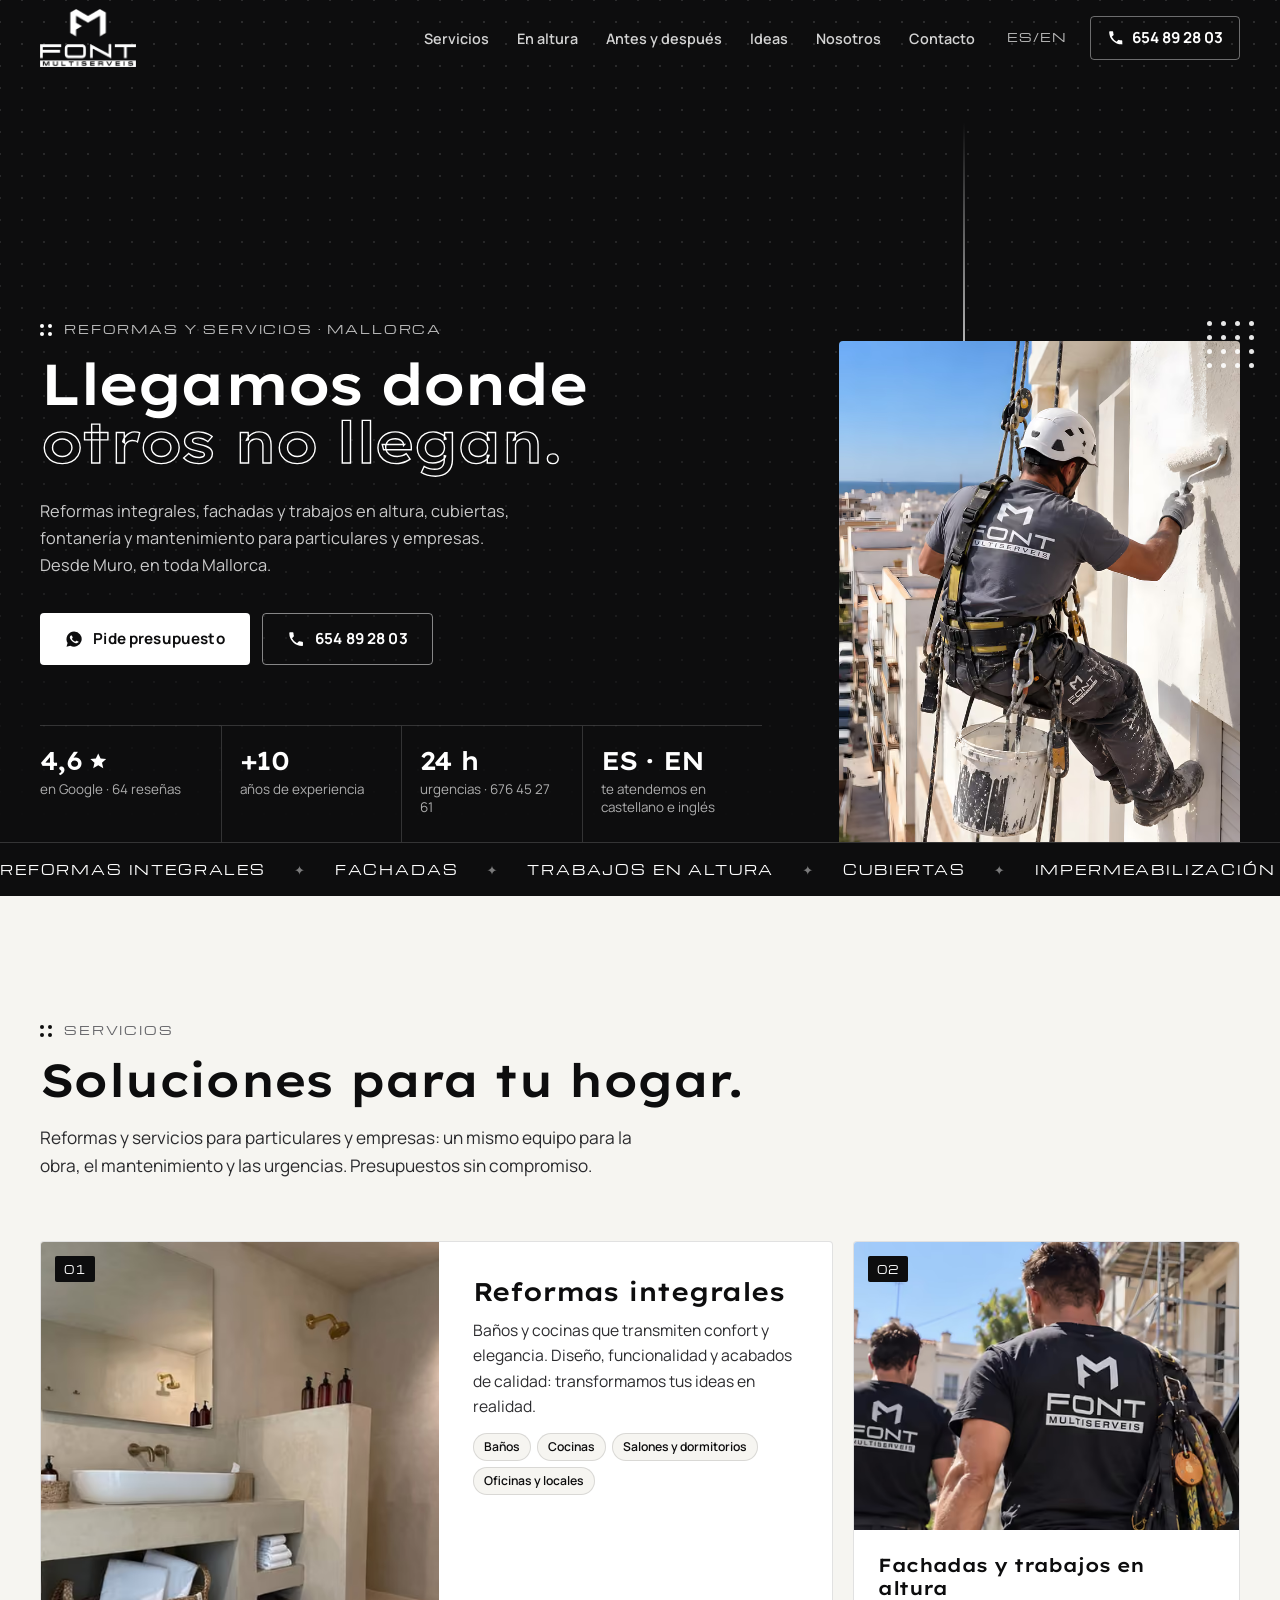
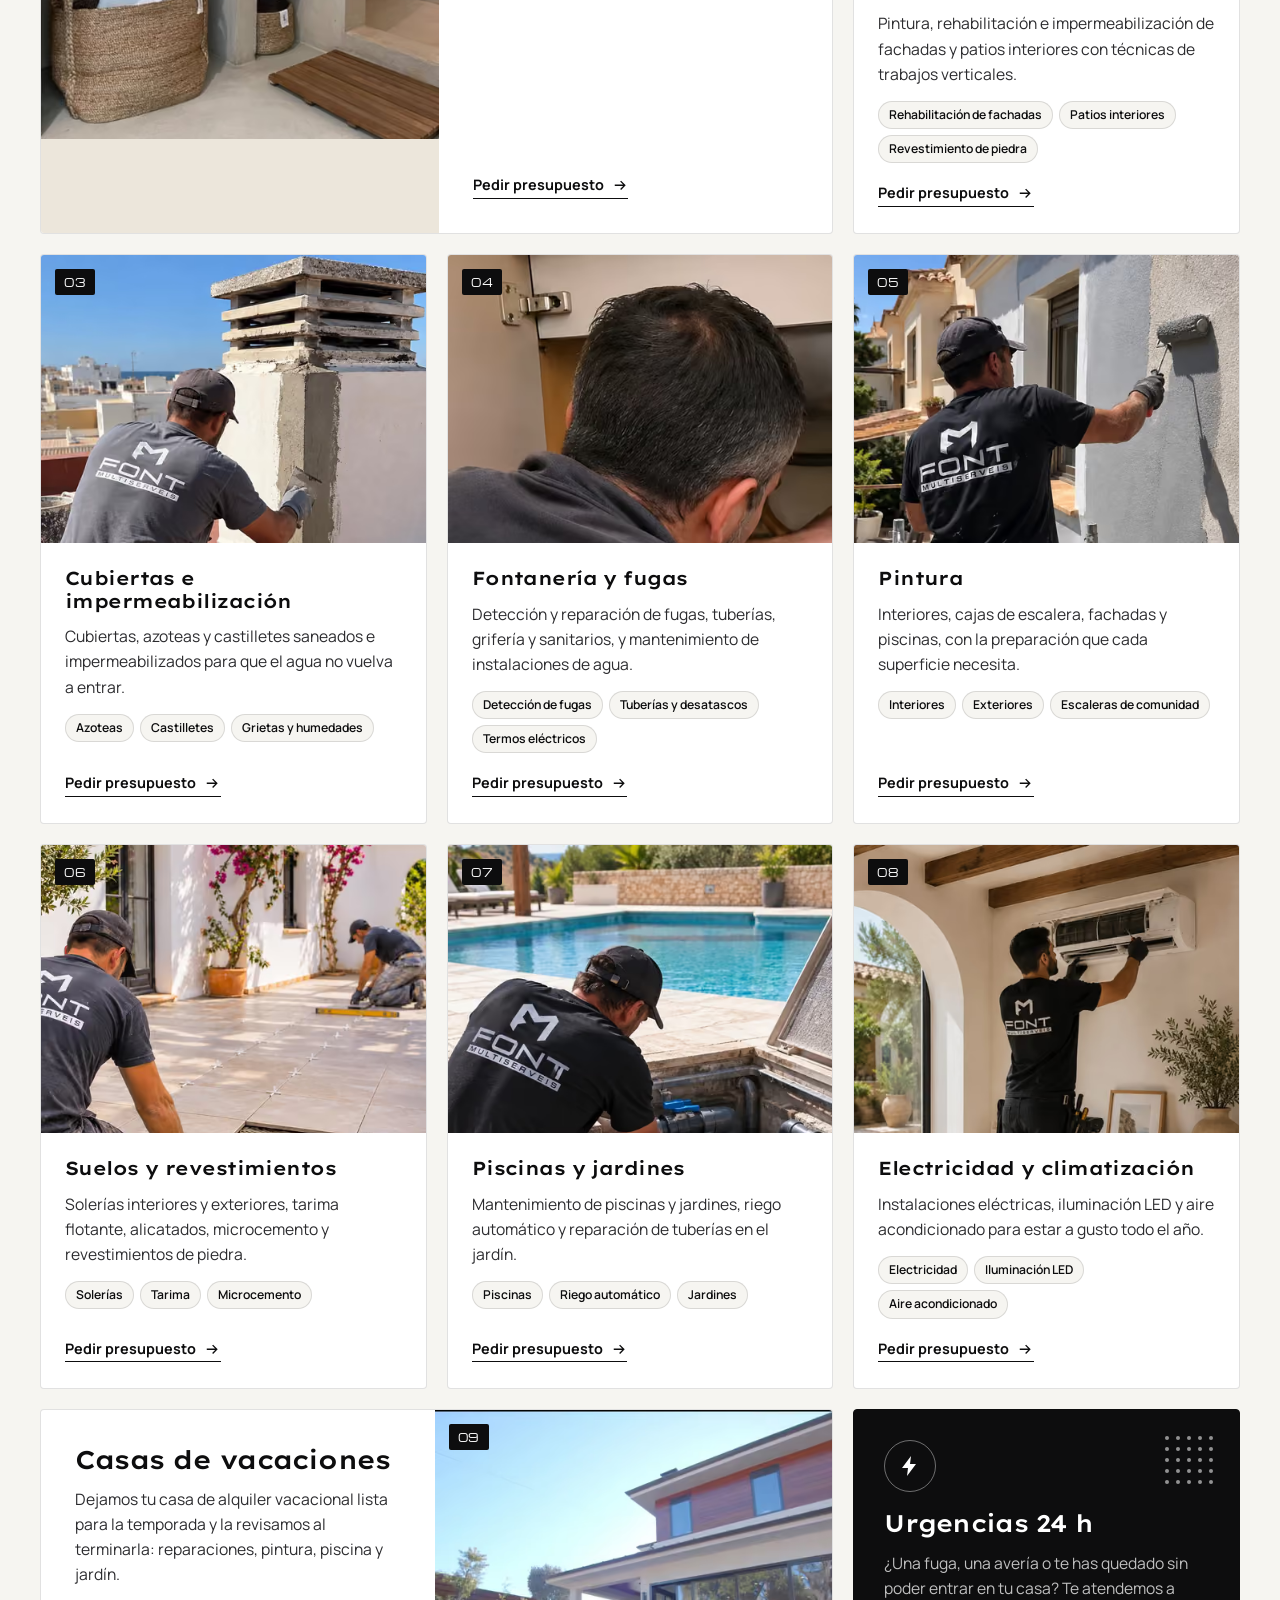
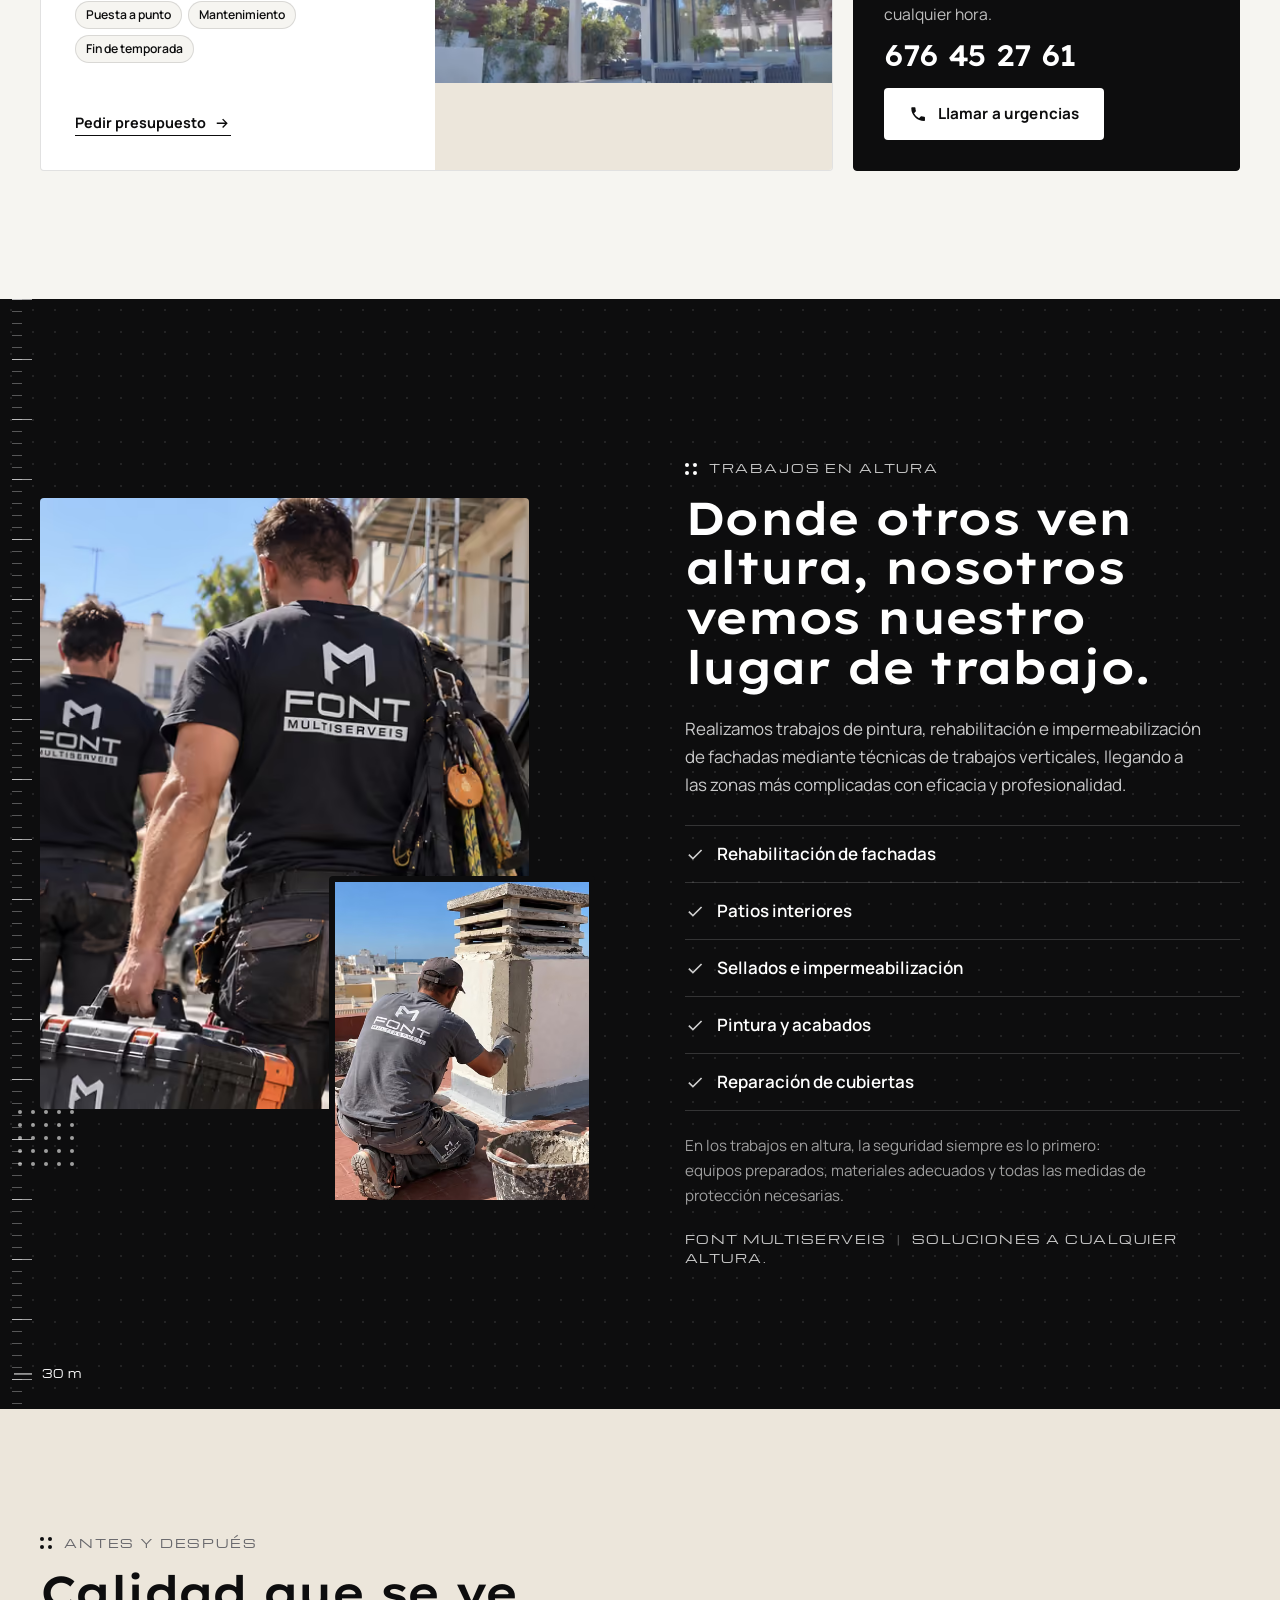
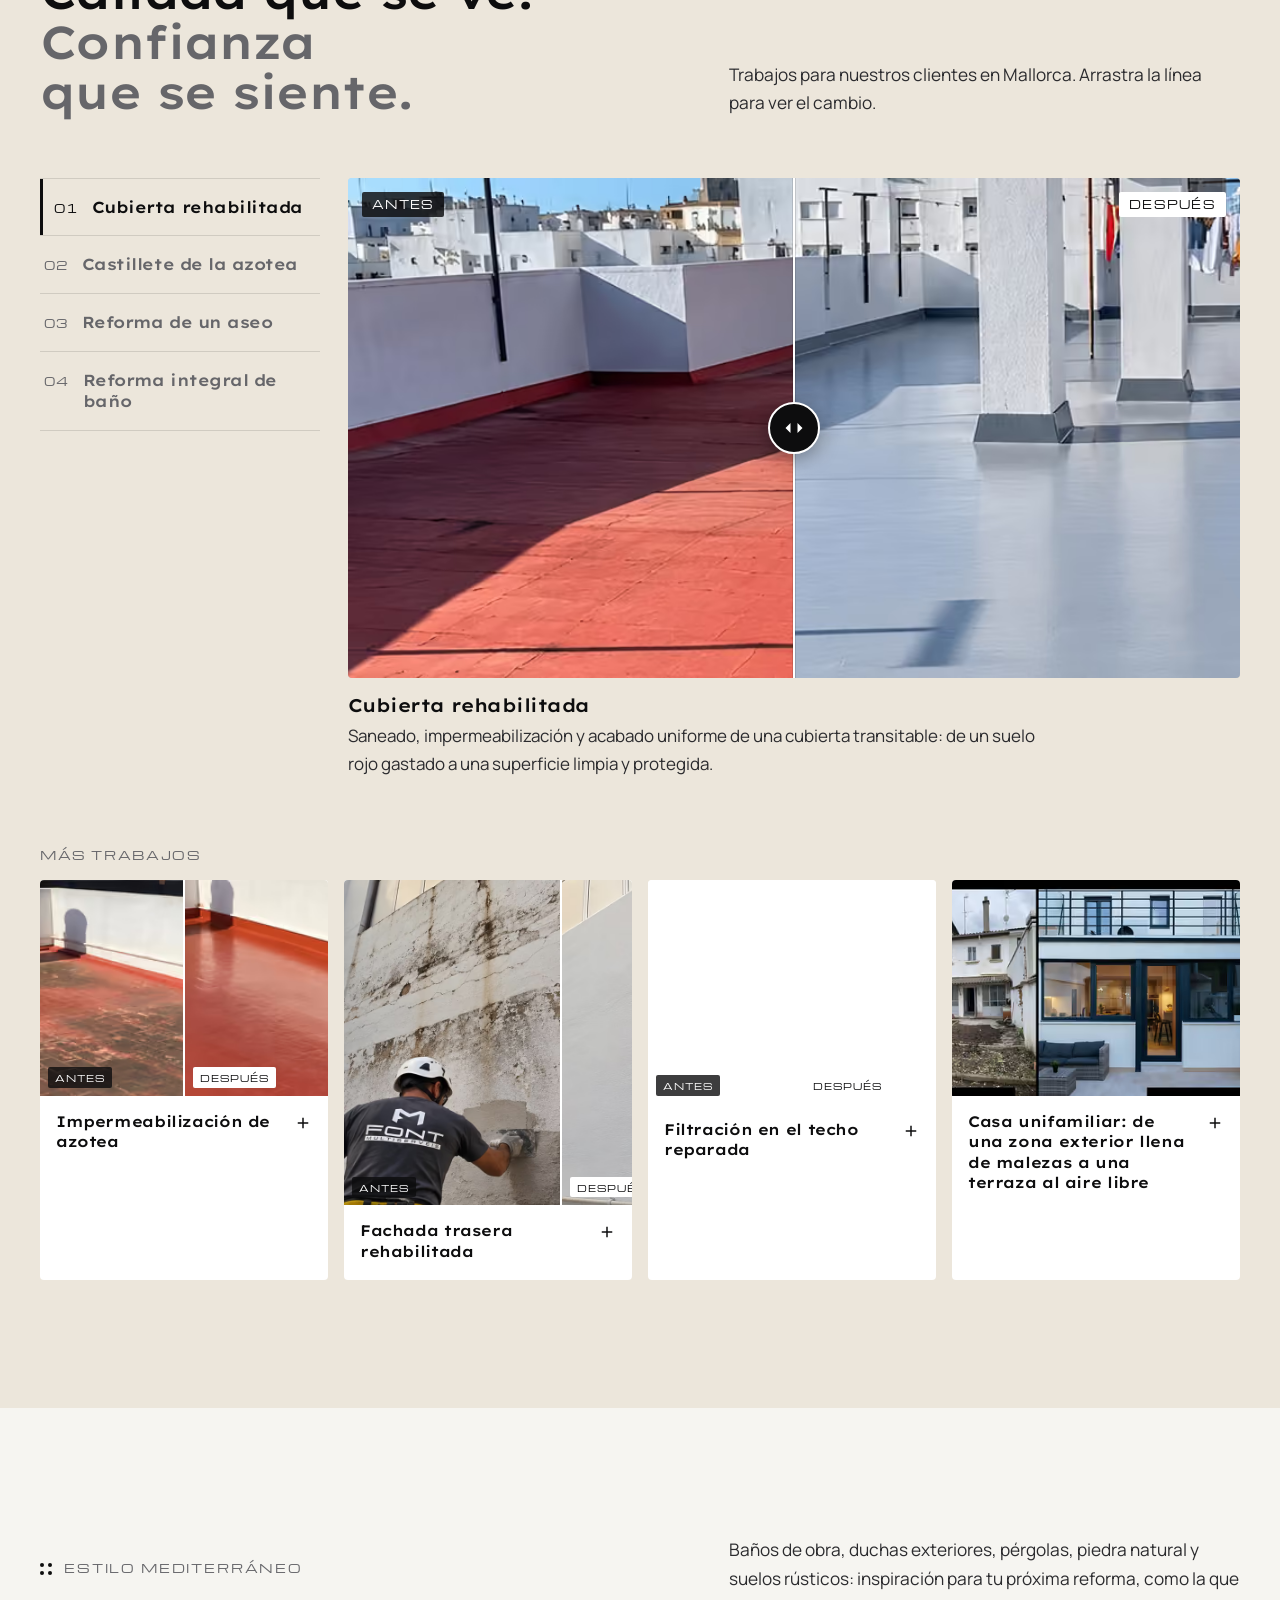
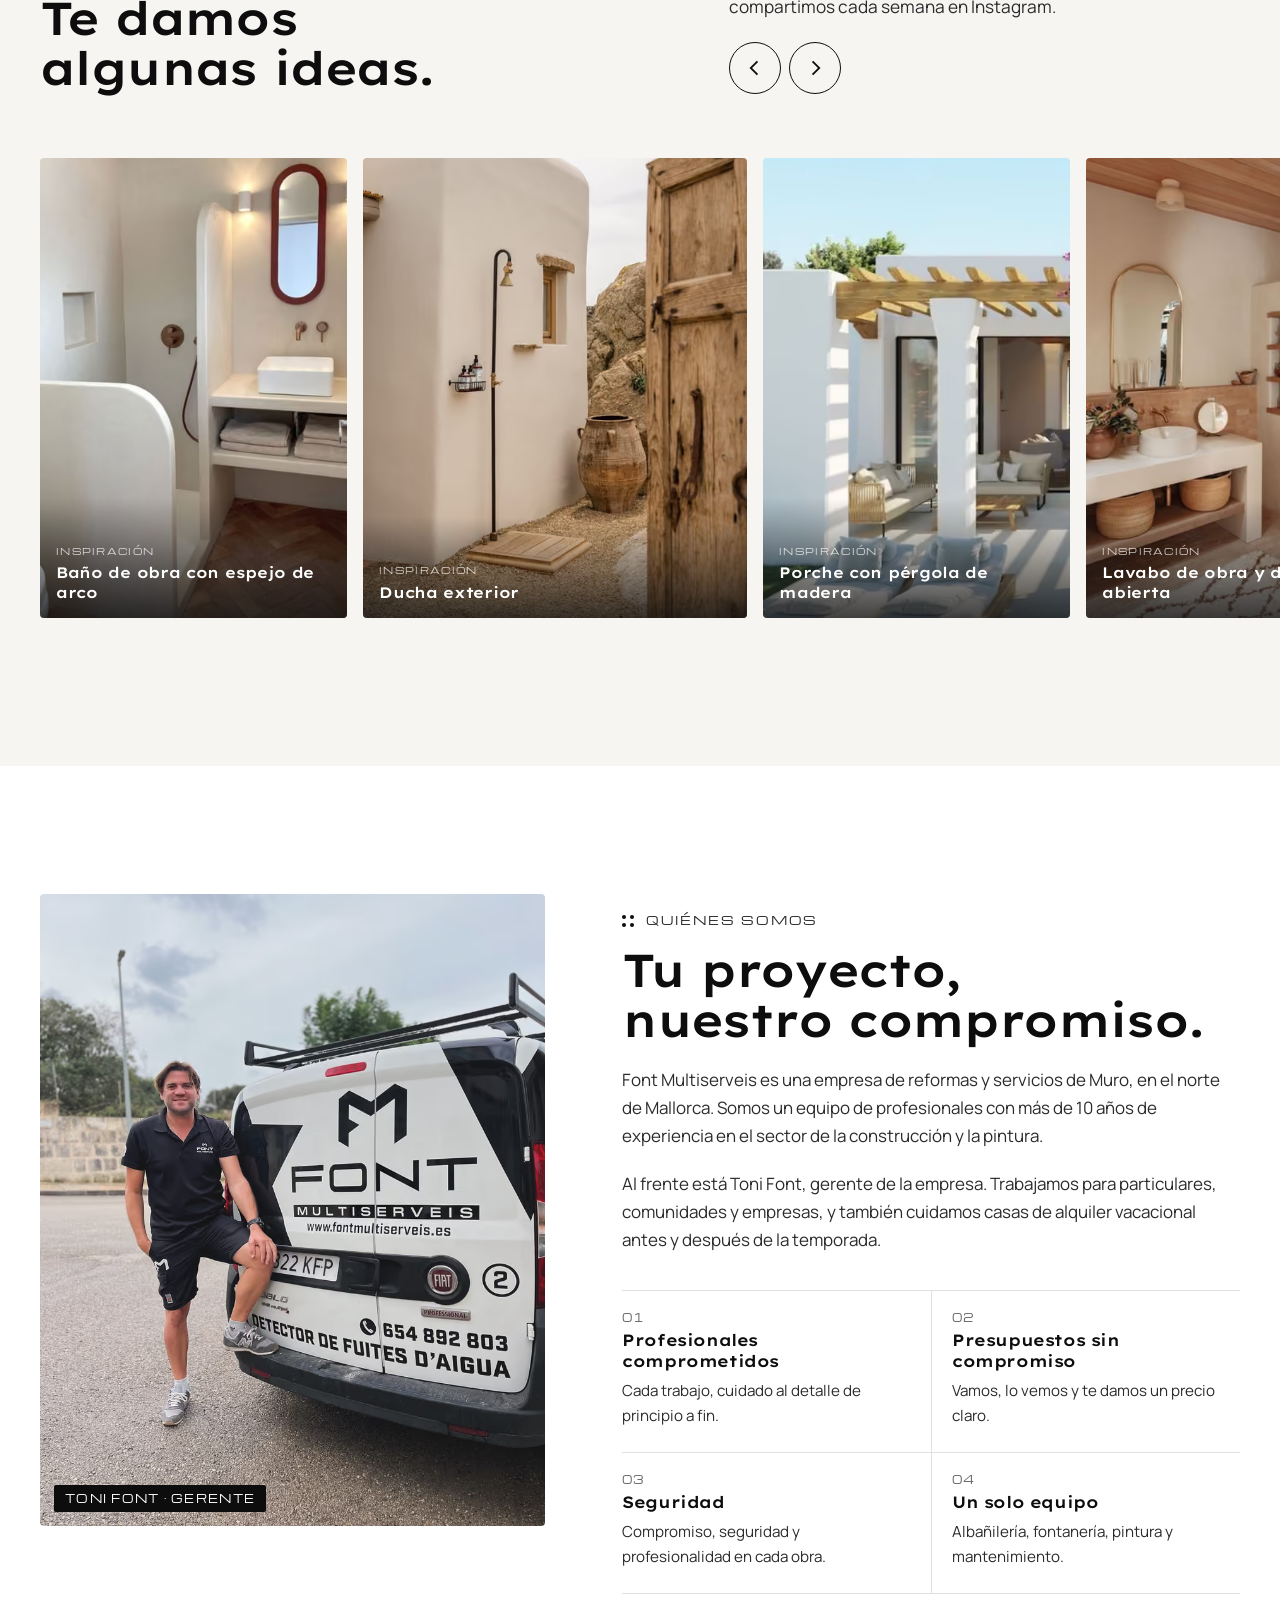
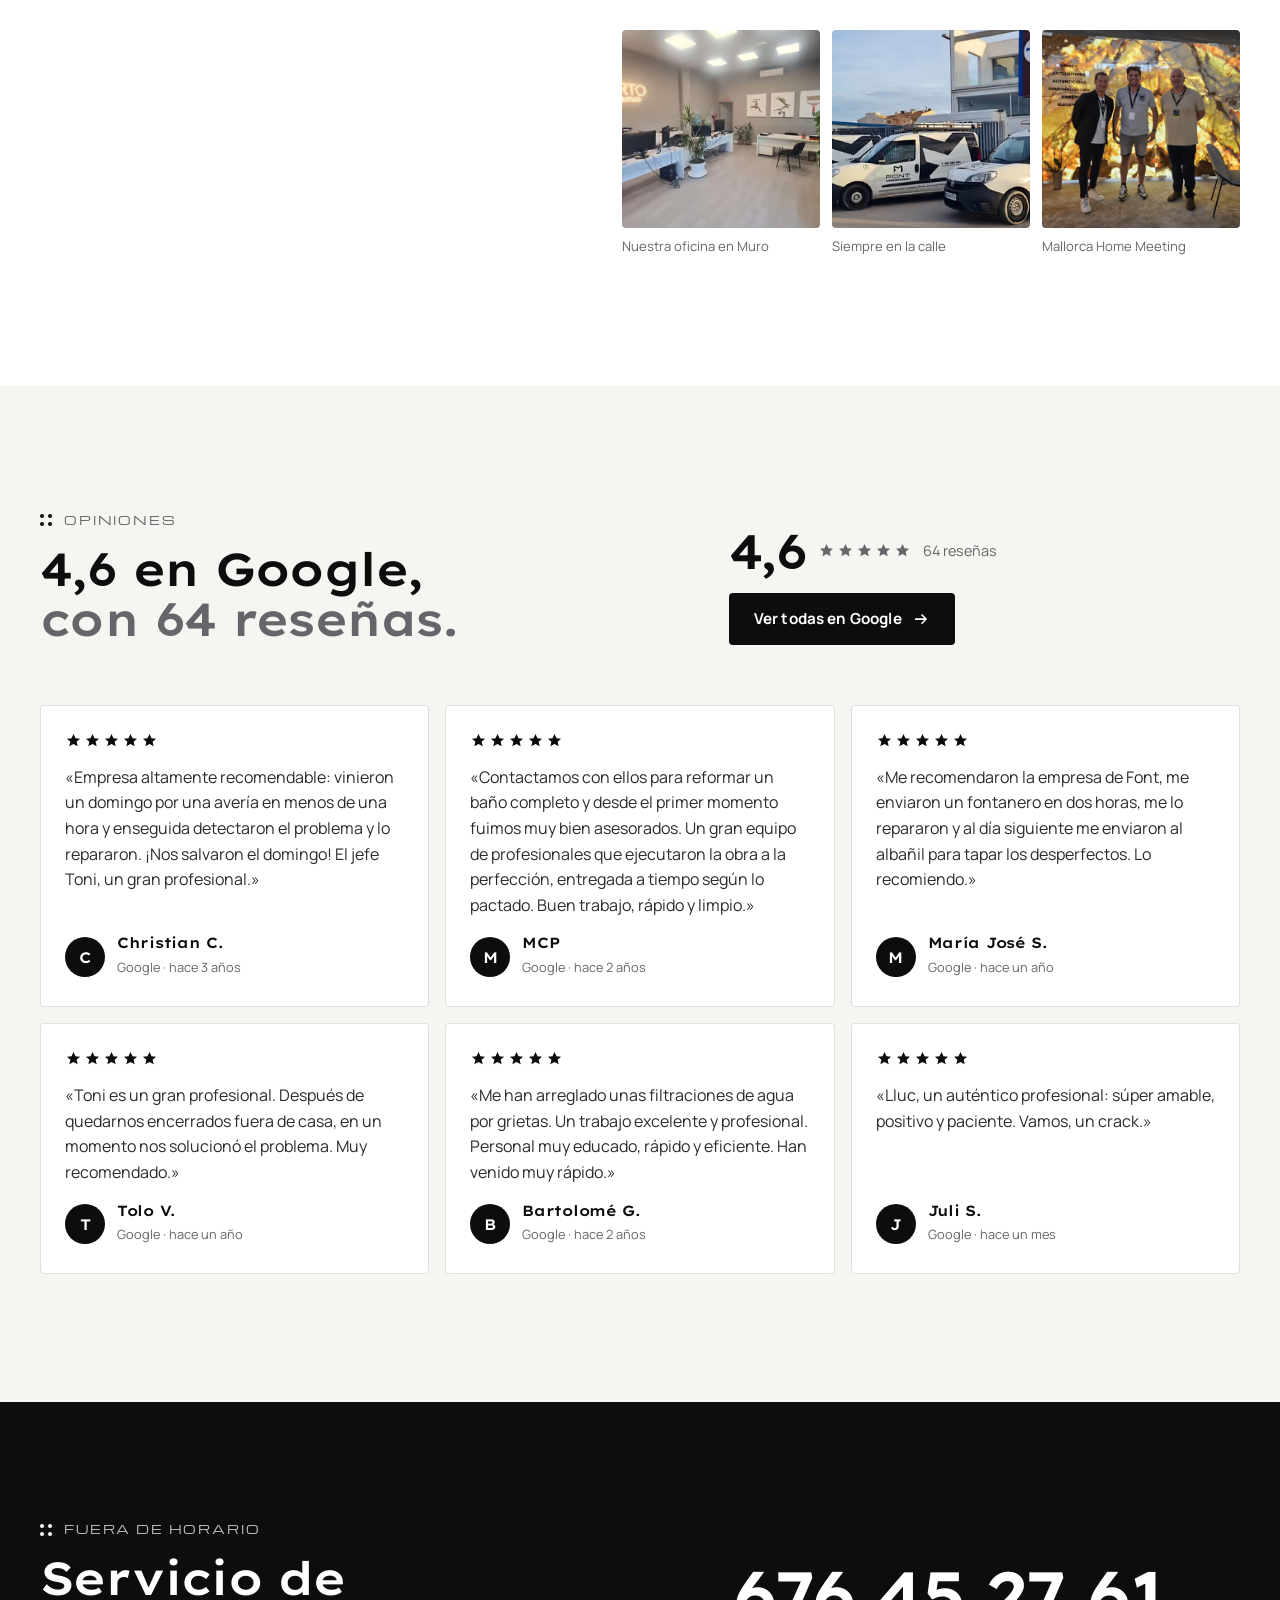
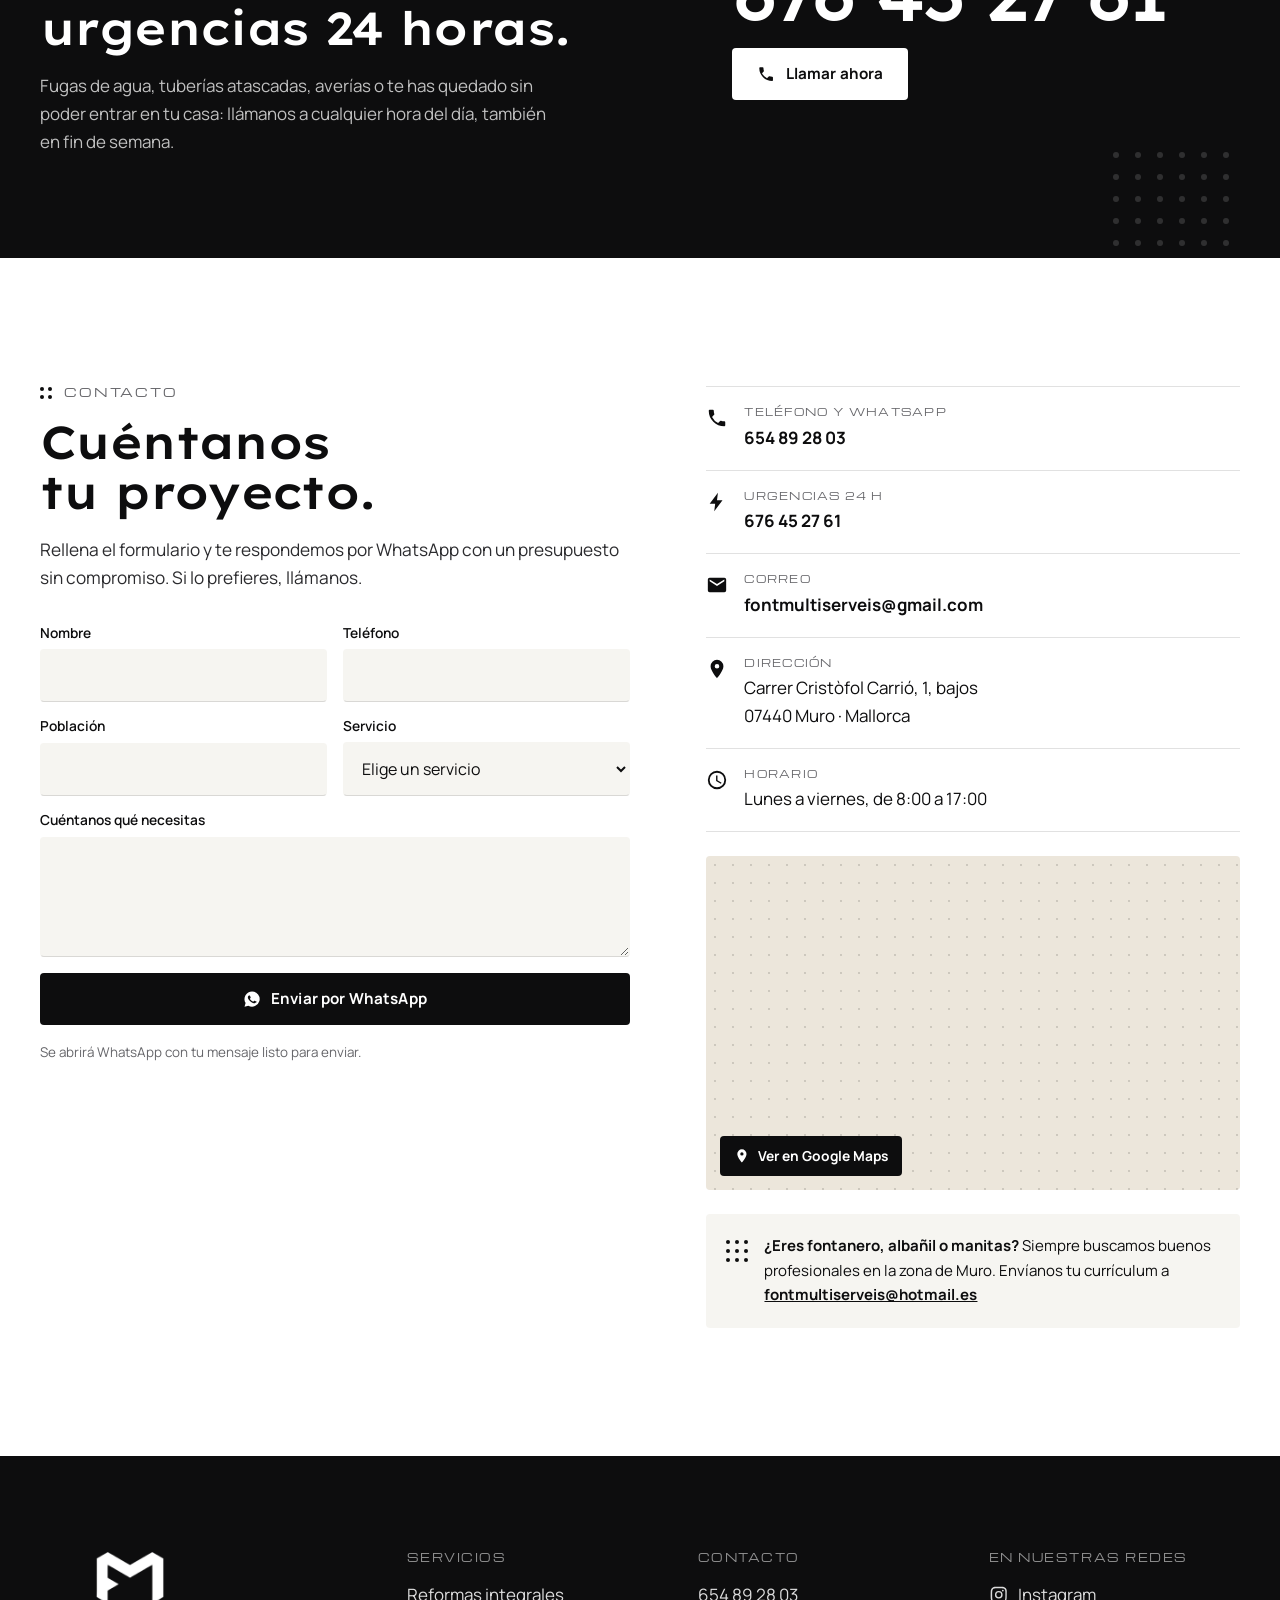
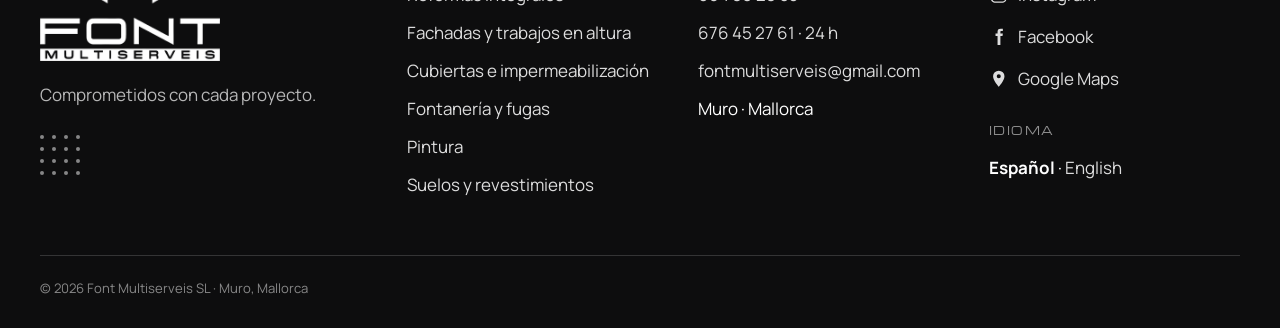
<file: index.html>
<!doctype html>
<html lang="es">
<head>
<meta charset="utf-8">
<meta name="viewport" content="width=device-width, initial-scale=1, viewport-fit=cover">
<title>Font Multiserveis · Reformas y servicios en Mallorca (Muro)</title>
<meta name="description" content="Reformas integrales, rehabilitación de fachadas y trabajos en altura, cubiertas, fontanería y urgencias 24 h en Mallorca. Empresa de Muro con más de 10 años de experiencia. Presupuesto sin compromiso.">
<meta name="theme-color" content="#0d0d0e">
<link rel="canonical" href="https://nocodya-hue.github.io/font-multiserveis/">
<link rel="alternate" hreflang="es" href="https://nocodya-hue.github.io/font-multiserveis/">
<link rel="alternate" hreflang="en" href="https://nocodya-hue.github.io/font-multiserveis/en/">
<link rel="alternate" hreflang="x-default" href="https://nocodya-hue.github.io/font-multiserveis/">
<meta property="og:type" content="website">
<meta property="og:locale" content="es_ES">
<meta property="og:title" content="Font Multiserveis · Reformas y servicios en Mallorca (Muro)">
<meta property="og:description" content="Reformas integrales, rehabilitación de fachadas y trabajos en altura, cubiertas, fontanería y urgencias 24 h en Mallorca. Empresa de Muro con más de 10 años de experiencia. Presupuesto sin compromiso.">
<meta property="og:url" content="https://nocodya-hue.github.io/font-multiserveis/">
<meta property="og:image" content="https://nocodya-hue.github.io/font-multiserveis/img/og-es.jpg">
<meta name="twitter:card" content="summary_large_image">
<link rel="icon" href="img/favicon-32.png" sizes="32x32">
<link rel="apple-touch-icon" href="img/favicon-180.png">
<link rel="preload" href="fonts/lexendexa.woff2" as="font" type="font/woff2" crossorigin>
<link rel="preload" as="image" type="image/avif" imagesrcset="img/altura-480.avif 480w, img/altura-800.avif 800w, img/altura-1200.avif 1200w, img/altura-1600.avif 1600w, img/altura-2200.avif 2200w" imagesizes="(min-width:1000px) 38vw, 100vw" fetchpriority="high">
<link rel="stylesheet" href="css/font.css?v=3">
<script type="application/ld+json">{"@context":"https://schema.org","@type":"HomeAndConstructionBusiness","name":"Font Multiserveis SL","alternateName":"Font Multiserveis","description":"Reformas integrales, rehabilitación de fachadas y trabajos en altura, cubiertas, fontanería y urgencias 24 h en Mallorca. Empresa de Muro con más de 10 años de experiencia. Presupuesto sin compromiso.","url":"https://nocodya-hue.github.io/font-multiserveis/","telephone":"+34654892803","email":"fontmultiserveis@gmail.com","inLanguage":"es","image":"https://nocodya-hue.github.io/font-multiserveis/img/altura-1200.webp","logo":"https://nocodya-hue.github.io/font-multiserveis/img/logo-negro-800.png","address":{"@type":"PostalAddress","streetAddress":"Carrer Cristòfol Carrió, 1, bajos","postalCode":"07440","addressLocality":"Muro","addressRegion":"Illes Balears","addressCountry":"ES"},"geo":{"@type":"GeoCoordinates","latitude":39.7326839,"longitude":3.0538678},"openingHoursSpecification":[{"@type":"OpeningHoursSpecification","dayOfWeek":["Monday","Tuesday","Wednesday","Thursday","Friday"],"opens":"08:00","closes":"17:00"}],"areaServed":{"@type":"AdministrativeArea","name":"Mallorca"},"hasMap":"https://maps.app.goo.gl/PCTzJGPULEYiivYd8","sameAs":["https://www.instagram.com/fontmultiserveis/","https://www.facebook.com/113942205103278"],"founder":{"@type":"Person","name":"Toni Font","jobTitle":"Gerente"},"makesOffer":[{"@type":"Offer","itemOffered":{"@type":"Service","name":"Reformas integrales"}},{"@type":"Offer","itemOffered":{"@type":"Service","name":"Fachadas y trabajos en altura"}},{"@type":"Offer","itemOffered":{"@type":"Service","name":"Cubiertas e impermeabilización"}},{"@type":"Offer","itemOffered":{"@type":"Service","name":"Fontanería y fugas"}},{"@type":"Offer","itemOffered":{"@type":"Service","name":"Pintura"}},{"@type":"Offer","itemOffered":{"@type":"Service","name":"Suelos y revestimientos"}},{"@type":"Offer","itemOffered":{"@type":"Service","name":"Piscinas y jardines"}},{"@type":"Offer","itemOffered":{"@type":"Service","name":"Electricidad y climatización"}},{"@type":"Offer","itemOffered":{"@type":"Service","name":"Casas de vacaciones"}}]}</script>
</head>
<body>
<a class="saltar" href="#principal">Saltar al contenido</a>

<header class="cab" id="cab">
  <div class="cab__in">
    <a class="cab__logo" href="#inicio" aria-label="Font Multiserveis"><img src="img/logo-blanco-400.png" srcset="img/logo-blanco-400.png 400w, img/logo-blanco-800.png 800w" sizes="96px" width="400" height="242" alt="Font Multiserveis"></a>
    <nav class="cab__nav" id="menu" aria-label="Menú">
      <ul><li><a href="#servicios">Servicios</a></li><li><a href="#altura">En altura</a></li><li><a href="#antes-despues">Antes y después</a></li><li><a href="#ideas">Ideas</a></li><li><a href="#nosotros">Nosotros</a></li><li><a href="#contacto">Contacto</a></li></ul>
      <div class="cab__movil">
        <a class="btn btn--blanco" href="https://wa.me/34654892803?text=Hola%2C%20os%20escribo%20desde%20la%20web." target="_blank" rel="noopener"><svg viewBox="0 0 24 24" aria-hidden="true"><path d="M12 2a10 10 0 0 0-8.6 15.1L2 22l5-1.3A10 10 0 1 0 12 2zm5.3 14.2c-.2.6-1.3 1.2-1.8 1.2-.5.1-1 .2-3.3-.7-2.8-1.1-4.5-3.9-4.7-4.1-.1-.2-1.1-1.5-1.1-2.8s.7-2 1-2.3c.2-.3.5-.3.7-.3h.5c.2 0 .4 0 .6.5l.8 2c.1.2.1.4 0 .5l-.3.5-.4.4c-.1.1-.3.3-.1.6.2.3.8 1.3 1.7 2.1 1.2 1 2.1 1.3 2.4 1.5.3.1.5.1.6-.1l.9-1c.2-.3.4-.2.6-.1l1.9.9c.3.1.5.2.5.3.1.1.1.7-.1 1.3z"/></svg>Pide presupuesto</a>
        <a class="btn btn--linea" href="tel:+34654892803"><svg viewBox="0 0 24 24" aria-hidden="true"><path d="M6.6 10.8a15.1 15.1 0 0 0 6.6 6.6l2.2-2.2a1 1 0 0 1 1-.25 11.4 11.4 0 0 0 3.6.57 1 1 0 0 1 1 1V20a1 1 0 0 1-1 1A17 17 0 0 1 3 4a1 1 0 0 1 1-1h3.5a1 1 0 0 1 1 1c0 1.25.2 2.45.57 3.57a1 1 0 0 1-.25 1L6.6 10.8z"/></svg>654 89 28 03</a>
      </div>
    </nav>
    <div class="cab__der">
      <a class="cab__idioma" href="en/" hreflang="en" lang="en" aria-label="English"><span>ES</span>/<b>EN</b></a>
      <a class="cab__tel" href="tel:+34654892803"><svg viewBox="0 0 24 24" aria-hidden="true"><path d="M6.6 10.8a15.1 15.1 0 0 0 6.6 6.6l2.2-2.2a1 1 0 0 1 1-.25 11.4 11.4 0 0 0 3.6.57 1 1 0 0 1 1 1V20a1 1 0 0 1-1 1A17 17 0 0 1 3 4a1 1 0 0 1 1-1h3.5a1 1 0 0 1 1 1c0 1.25.2 2.45.57 3.57a1 1 0 0 1-.25 1L6.6 10.8z"/></svg><span>654 89 28 03</span></a>
      <button class="cab__burger" type="button" aria-expanded="false" aria-controls="menu" aria-label="Menú" data-cerrar="Cerrar" data-abrir="Menú"><span></span><span></span></button>
    </div>
  </div>
</header>

<main id="principal">
  <section class="hero" id="inicio">
    <div class="hero__puntos" aria-hidden="true"></div>
    <div class="hero__luz" aria-hidden="true"></div>
    <div class="hero__in">
      <div class="hero__txt">
        <p class="eyebrow eyebrow--claro"><span class="puntos " style="--n:2" aria-hidden="true"><i></i><i></i><i></i><i></i></span><span>Reformas y servicios · Mallorca</span></p>
        <h1 class="hero__h1"><span>Llegamos donde</span> <span>otros no llegan.</span></h1>
        <p class="hero__sub">Reformas integrales, fachadas y trabajos en altura, cubiertas, fontanería y mantenimiento para particulares y empresas. Desde Muro, en toda Mallorca.</p>
        <div class="hero__ctas">
          <a class="btn btn--blanco" href="https://wa.me/34654892803?text=Hola%2C%20os%20escribo%20desde%20la%20web." target="_blank" rel="noopener"><svg viewBox="0 0 24 24" aria-hidden="true"><path d="M12 2a10 10 0 0 0-8.6 15.1L2 22l5-1.3A10 10 0 1 0 12 2zm5.3 14.2c-.2.6-1.3 1.2-1.8 1.2-.5.1-1 .2-3.3-.7-2.8-1.1-4.5-3.9-4.7-4.1-.1-.2-1.1-1.5-1.1-2.8s.7-2 1-2.3c.2-.3.5-.3.7-.3h.5c.2 0 .4 0 .6.5l.8 2c.1.2.1.4 0 .5l-.3.5-.4.4c-.1.1-.3.3-.1.6.2.3.8 1.3 1.7 2.1 1.2 1 2.1 1.3 2.4 1.5.3.1.5.1.6-.1l.9-1c.2-.3.4-.2.6-.1l1.9.9c.3.1.5.2.5.3.1.1.1.7-.1 1.3z"/></svg>Pide presupuesto</a>
          <a class="btn btn--linea" href="tel:+34654892803"><svg viewBox="0 0 24 24" aria-hidden="true"><path d="M6.6 10.8a15.1 15.1 0 0 0 6.6 6.6l2.2-2.2a1 1 0 0 1 1-.25 11.4 11.4 0 0 0 3.6.57 1 1 0 0 1 1 1V20a1 1 0 0 1-1 1A17 17 0 0 1 3 4a1 1 0 0 1 1-1h3.5a1 1 0 0 1 1 1c0 1.25.2 2.45.57 3.57a1 1 0 0 1-.25 1L6.6 10.8z"/></svg>654 89 28 03</a>
        </div>
      </div>
      <div class="hero__foto">
        <span class="hero__cuerda" aria-hidden="true"></span>
        <div class="hero__marco"><picture><source type="image/avif" srcset="img/altura-480.avif 480w, img/altura-800.avif 800w, img/altura-1200.avif 1200w, img/altura-1600.avif 1600w, img/altura-2200.avif 2200w" sizes="(min-width:1000px) 38vw, 100vw"><img src="img/altura-800.webp" srcset="img/altura-480.webp 480w, img/altura-800.webp 800w, img/altura-1200.webp 1200w, img/altura-1600.webp 1600w, img/altura-2200.webp 2200w" sizes="(min-width:1000px) 38vw, 100vw" width="2200" height="2752" alt="Operario de Font Multiserveis pintando una fachada colgado con cuerdas, con el mar al fondo" decoding="async" fetchpriority="high"></picture></div>
        <span class="puntos hero__matriz" style="--n:4" aria-hidden="true"><i></i><i></i><i></i><i></i><i></i><i></i><i></i><i></i><i></i><i></i><i></i><i></i><i></i><i></i><i></i><i></i></span>
      </div>
      <ul class="hero__datos"><li><strong>4,6<svg viewBox="0 0 24 24" aria-hidden="true"><path d="m12 2.8 2.8 6 6.5.6-4.9 4.3 1.5 6.4L12 16.8l-5.9 3.3 1.5-6.4-4.9-4.3 6.5-.6z"/></svg></strong><span>en Google · 64 reseñas</span></li><li><strong>+10</strong><span>años de experiencia</span></li><li><strong>24 h</strong><span>urgencias · 676 45 27 61</span></li><li><strong>ES · EN</strong><span>te atendemos en castellano e inglés</span></li></ul>
    </div>
  </section>

  <div class="cinta" aria-hidden="true"><ul class="cinta__pista"><li>Reformas integrales</li><li class="cinta__m" aria-hidden="true">✦</li><li>Fachadas</li><li class="cinta__m" aria-hidden="true">✦</li><li>Trabajos en altura</li><li class="cinta__m" aria-hidden="true">✦</li><li>Cubiertas</li><li class="cinta__m" aria-hidden="true">✦</li><li>Impermeabilización</li><li class="cinta__m" aria-hidden="true">✦</li><li>Fontanería</li><li class="cinta__m" aria-hidden="true">✦</li><li>Detección de fugas</li><li class="cinta__m" aria-hidden="true">✦</li><li>Pintura</li><li class="cinta__m" aria-hidden="true">✦</li><li>Electricidad</li><li class="cinta__m" aria-hidden="true">✦</li><li>Climatización</li><li class="cinta__m" aria-hidden="true">✦</li><li>Piscinas</li><li class="cinta__m" aria-hidden="true">✦</li><li>Jardines</li><li class="cinta__m" aria-hidden="true">✦</li><li>Urgencias 24 h</li><li class="cinta__m" aria-hidden="true">✦</li><li>Reformas integrales</li><li class="cinta__m" aria-hidden="true">✦</li><li>Fachadas</li><li class="cinta__m" aria-hidden="true">✦</li><li>Trabajos en altura</li><li class="cinta__m" aria-hidden="true">✦</li><li>Cubiertas</li><li class="cinta__m" aria-hidden="true">✦</li><li>Impermeabilización</li><li class="cinta__m" aria-hidden="true">✦</li><li>Fontanería</li><li class="cinta__m" aria-hidden="true">✦</li><li>Detección de fugas</li><li class="cinta__m" aria-hidden="true">✦</li><li>Pintura</li><li class="cinta__m" aria-hidden="true">✦</li><li>Electricidad</li><li class="cinta__m" aria-hidden="true">✦</li><li>Climatización</li><li class="cinta__m" aria-hidden="true">✦</li><li>Piscinas</li><li class="cinta__m" aria-hidden="true">✦</li><li>Jardines</li><li class="cinta__m" aria-hidden="true">✦</li><li>Urgencias 24 h</li></ul></div>

  <section class="sec sec--cal" id="servicios">
    <div class="envol">
      <div class="sec__cab">
        <p class="eyebrow"><span class="puntos " style="--n:2" aria-hidden="true"><i></i><i></i><i></i><i></i></span><span>Servicios</span></p>
        <h2 class="h2">Soluciones para tu hogar.</h2>
        <p class="sec__intro">Reformas y servicios para particulares y empresas: un mismo equipo para la obra, el mantenimiento y las urgencias. Presupuestos sin compromiso.</p>
      </div>
      <ul class="servs">
        <li class="serv aparece" style="--i:0">
          <div class="serv__foto"><picture><source type="image/avif" srcset="img/s-reformas-480.avif 480w, img/s-reformas-800.avif 800w, img/s-reformas-1080.avif 1080w" sizes="(min-width:1100px) 31vw, (min-width:720px) 46vw, 84vw"><img src="img/s-reformas-800.webp" srcset="img/s-reformas-480.webp 480w, img/s-reformas-800.webp 800w, img/s-reformas-1080.webp 1080w" sizes="(min-width:1100px) 31vw, (min-width:720px) 46vw, 84vw" width="1080" height="1350" alt="Baño de obra con lavabo sobre encimera, en tonos piedra" loading="lazy" decoding="async"></picture><span class="serv__num">01</span></div>
          <div class="serv__cuerpo">
            <h3>Reformas integrales</h3>
            <p>Baños y cocinas que transmiten confort y elegancia. Diseño, funcionalidad y acabados de calidad: transformamos tus ideas en realidad.</p>
            <ul class="serv__tags"><li>Baños</li><li>Cocinas</li><li>Salones y dormitorios</li><li>Oficinas y locales</li></ul>
            <a class="serv__pedir" href="https://wa.me/34654892803?text=Hola%2C%20quer%C3%ADa%20pedir%20presupuesto%20de%3A%20Reformas%20integrales" target="_blank" rel="noopener">Pedir presupuesto <svg viewBox="0 0 24 24" aria-hidden="true"><path d="M13.2 5.3 19.9 12l-6.7 6.7-1.4-1.4 4.3-4.3H4v-2h12.1l-4.3-4.3z"/></svg></a>
          </div>
        </li>
        <li class="serv aparece" style="--i:1">
          <div class="serv__foto"><picture><source type="image/avif" srcset="img/s-fachadas-480.avif 480w, img/s-fachadas-800.avif 800w, img/s-fachadas-1200.avif 1200w, img/s-fachadas-1600.avif 1600w" sizes="(min-width:1100px) 31vw, (min-width:720px) 46vw, 84vw"><img src="img/s-fachadas-800.webp" srcset="img/s-fachadas-480.webp 480w, img/s-fachadas-800.webp 800w, img/s-fachadas-1200.webp 1200w, img/s-fachadas-1600.webp 1600w" sizes="(min-width:1100px) 31vw, (min-width:720px) 46vw, 84vw" width="1600" height="2003" alt="Dos operarios de Font Multiserveis con el equipo de trabajos verticales" loading="lazy" decoding="async"></picture><span class="serv__num">02</span></div>
          <div class="serv__cuerpo">
            <h3>Fachadas y trabajos en altura</h3>
            <p>Pintura, rehabilitación e impermeabilización de fachadas y patios interiores con técnicas de trabajos verticales.</p>
            <ul class="serv__tags"><li>Rehabilitación de fachadas</li><li>Patios interiores</li><li>Revestimiento de piedra</li></ul>
            <a class="serv__pedir" href="https://wa.me/34654892803?text=Hola%2C%20quer%C3%ADa%20pedir%20presupuesto%20de%3A%20Fachadas%20y%20trabajos%20en%20altura" target="_blank" rel="noopener">Pedir presupuesto <svg viewBox="0 0 24 24" aria-hidden="true"><path d="M13.2 5.3 19.9 12l-6.7 6.7-1.4-1.4 4.3-4.3H4v-2h12.1l-4.3-4.3z"/></svg></a>
          </div>
        </li>
        <li class="serv aparece" style="--i:2">
          <div class="serv__foto"><picture><source type="image/avif" srcset="img/s-cubiertas-480.avif 480w, img/s-cubiertas-800.avif 800w, img/s-cubiertas-1080.avif 1080w" sizes="(min-width:1100px) 31vw, (min-width:720px) 46vw, 84vw"><img src="img/s-cubiertas-800.webp" srcset="img/s-cubiertas-480.webp 480w, img/s-cubiertas-800.webp 800w, img/s-cubiertas-1080.webp 1080w" sizes="(min-width:1100px) 31vw, (min-width:720px) 46vw, 84vw" width="1080" height="1351" alt="Operario reparando un castillete en una azotea" loading="lazy" decoding="async"></picture><span class="serv__num">03</span></div>
          <div class="serv__cuerpo">
            <h3>Cubiertas e impermeabilización</h3>
            <p>Cubiertas, azoteas y castilletes saneados e impermeabilizados para que el agua no vuelva a entrar.</p>
            <ul class="serv__tags"><li>Azoteas</li><li>Castilletes</li><li>Grietas y humedades</li></ul>
            <a class="serv__pedir" href="https://wa.me/34654892803?text=Hola%2C%20quer%C3%ADa%20pedir%20presupuesto%20de%3A%20Cubiertas%20e%20impermeabilizaci%C3%B3n" target="_blank" rel="noopener">Pedir presupuesto <svg viewBox="0 0 24 24" aria-hidden="true"><path d="M13.2 5.3 19.9 12l-6.7 6.7-1.4-1.4 4.3-4.3H4v-2h12.1l-4.3-4.3z"/></svg></a>
          </div>
        </li>
        <li class="serv aparece" style="--i:0">
          <div class="serv__foto"><picture><source type="image/avif" srcset="img/s-fontaneria-480.avif 480w, img/s-fontaneria-800.avif 800w, img/s-fontaneria-1200.avif 1200w, img/s-fontaneria-1600.avif 1600w" sizes="(min-width:1100px) 31vw, (min-width:720px) 46vw, 84vw"><img src="img/s-fontaneria-800.webp" srcset="img/s-fontaneria-480.webp 480w, img/s-fontaneria-800.webp 800w, img/s-fontaneria-1200.webp 1200w, img/s-fontaneria-1600.webp 1600w" sizes="(min-width:1100px) 31vw, (min-width:720px) 46vw, 84vw" width="1600" height="2543" alt="Fontanero de Font Multiserveis reparando el desagüe de un lavabo" loading="lazy" decoding="async"></picture><span class="serv__num">04</span></div>
          <div class="serv__cuerpo">
            <h3>Fontanería y fugas</h3>
            <p>Detección y reparación de fugas, tuberías, grifería y sanitarios, y mantenimiento de instalaciones de agua.</p>
            <ul class="serv__tags"><li>Detección de fugas</li><li>Tuberías y desatascos</li><li>Termos eléctricos</li></ul>
            <a class="serv__pedir" href="https://wa.me/34654892803?text=Hola%2C%20quer%C3%ADa%20pedir%20presupuesto%20de%3A%20Fontaner%C3%ADa%20y%20fugas" target="_blank" rel="noopener">Pedir presupuesto <svg viewBox="0 0 24 24" aria-hidden="true"><path d="M13.2 5.3 19.9 12l-6.7 6.7-1.4-1.4 4.3-4.3H4v-2h12.1l-4.3-4.3z"/></svg></a>
          </div>
        </li>
        <li class="serv aparece" style="--i:1">
          <div class="serv__foto"><picture><source type="image/avif" srcset="img/s-pintura-480.avif 480w, img/s-pintura-800.avif 800w, img/s-pintura-1080.avif 1080w" sizes="(min-width:1100px) 31vw, (min-width:720px) 46vw, 84vw"><img src="img/s-pintura-800.webp" srcset="img/s-pintura-480.webp 480w, img/s-pintura-800.webp 800w, img/s-pintura-1080.webp 1080w" sizes="(min-width:1100px) 31vw, (min-width:720px) 46vw, 84vw" width="1080" height="980" alt="Pintor de Font Multiserveis pintando una pared exterior con rodillo" loading="lazy" decoding="async"></picture><span class="serv__num">05</span></div>
          <div class="serv__cuerpo">
            <h3>Pintura</h3>
            <p>Interiores, cajas de escalera, fachadas y piscinas, con la preparación que cada superficie necesita.</p>
            <ul class="serv__tags"><li>Interiores</li><li>Exteriores</li><li>Escaleras de comunidad</li></ul>
            <a class="serv__pedir" href="https://wa.me/34654892803?text=Hola%2C%20quer%C3%ADa%20pedir%20presupuesto%20de%3A%20Pintura" target="_blank" rel="noopener">Pedir presupuesto <svg viewBox="0 0 24 24" aria-hidden="true"><path d="M13.2 5.3 19.9 12l-6.7 6.7-1.4-1.4 4.3-4.3H4v-2h12.1l-4.3-4.3z"/></svg></a>
          </div>
        </li>
        <li class="serv aparece" style="--i:2">
          <div class="serv__foto"><picture><source type="image/avif" srcset="img/s-suelos-480.avif 480w, img/s-suelos-800.avif 800w, img/s-suelos-932.avif 932w" sizes="(min-width:1100px) 31vw, (min-width:720px) 46vw, 84vw"><img src="img/s-suelos-800.webp" srcset="img/s-suelos-480.webp 480w, img/s-suelos-800.webp 800w, img/s-suelos-932.webp 932w" sizes="(min-width:1100px) 31vw, (min-width:720px) 46vw, 84vw" width="932" height="899" alt="Operarios colocando baldosas en una terraza mediterránea" loading="lazy" decoding="async"></picture><span class="serv__num">06</span></div>
          <div class="serv__cuerpo">
            <h3>Suelos y revestimientos</h3>
            <p>Solerías interiores y exteriores, tarima flotante, alicatados, microcemento y revestimientos de piedra.</p>
            <ul class="serv__tags"><li>Solerías</li><li>Tarima</li><li>Microcemento</li></ul>
            <a class="serv__pedir" href="https://wa.me/34654892803?text=Hola%2C%20quer%C3%ADa%20pedir%20presupuesto%20de%3A%20Suelos%20y%20revestimientos" target="_blank" rel="noopener">Pedir presupuesto <svg viewBox="0 0 24 24" aria-hidden="true"><path d="M13.2 5.3 19.9 12l-6.7 6.7-1.4-1.4 4.3-4.3H4v-2h12.1l-4.3-4.3z"/></svg></a>
          </div>
        </li>
        <li class="serv aparece" style="--i:0">
          <div class="serv__foto"><picture><source type="image/avif" srcset="img/s-piscinas-480.avif 480w, img/s-piscinas-800.avif 800w, img/s-piscinas-1080.avif 1080w" sizes="(min-width:1100px) 31vw, (min-width:720px) 46vw, 84vw"><img src="img/s-piscinas-800.webp" srcset="img/s-piscinas-480.webp 480w, img/s-piscinas-800.webp 800w, img/s-piscinas-1080.webp 1080w" sizes="(min-width:1100px) 31vw, (min-width:720px) 46vw, 84vw" width="1080" height="840" alt="Técnico revisando la depuradora de una piscina" loading="lazy" decoding="async"></picture><span class="serv__num">07</span></div>
          <div class="serv__cuerpo">
            <h3>Piscinas y jardines</h3>
            <p>Mantenimiento de piscinas y jardines, riego automático y reparación de tuberías en el jardín.</p>
            <ul class="serv__tags"><li>Piscinas</li><li>Riego automático</li><li>Jardines</li></ul>
            <a class="serv__pedir" href="https://wa.me/34654892803?text=Hola%2C%20quer%C3%ADa%20pedir%20presupuesto%20de%3A%20Piscinas%20y%20jardines" target="_blank" rel="noopener">Pedir presupuesto <svg viewBox="0 0 24 24" aria-hidden="true"><path d="M13.2 5.3 19.9 12l-6.7 6.7-1.4-1.4 4.3-4.3H4v-2h12.1l-4.3-4.3z"/></svg></a>
          </div>
        </li>
        <li class="serv aparece" style="--i:1">
          <div class="serv__foto"><picture><source type="image/avif" srcset="img/s-clima-480.avif 480w, img/s-clima-800.avif 800w, img/s-clima-1080.avif 1080w" sizes="(min-width:1100px) 31vw, (min-width:720px) 46vw, 84vw"><img src="img/s-clima-800.webp" srcset="img/s-clima-480.webp 480w, img/s-clima-800.webp 800w, img/s-clima-1080.webp 1080w" sizes="(min-width:1100px) 31vw, (min-width:720px) 46vw, 84vw" width="1080" height="960" alt="Técnico limpiando un aparato de aire acondicionado" loading="lazy" decoding="async"></picture><span class="serv__num">08</span></div>
          <div class="serv__cuerpo">
            <h3>Electricidad y climatización</h3>
            <p>Instalaciones eléctricas, iluminación LED y aire acondicionado para estar a gusto todo el año.</p>
            <ul class="serv__tags"><li>Electricidad</li><li>Iluminación LED</li><li>Aire acondicionado</li></ul>
            <a class="serv__pedir" href="https://wa.me/34654892803?text=Hola%2C%20quer%C3%ADa%20pedir%20presupuesto%20de%3A%20Electricidad%20y%20climatizaci%C3%B3n" target="_blank" rel="noopener">Pedir presupuesto <svg viewBox="0 0 24 24" aria-hidden="true"><path d="M13.2 5.3 19.9 12l-6.7 6.7-1.4-1.4 4.3-4.3H4v-2h12.1l-4.3-4.3z"/></svg></a>
          </div>
        </li>
        <li class="serv aparece" style="--i:2">
          <div class="serv__foto"><picture><source type="image/avif" srcset="img/s-vacacional-480.avif 480w, img/s-vacacional-800.avif 800w, img/s-vacacional-1080.avif 1080w" sizes="(min-width:1100px) 31vw, (min-width:720px) 46vw, 84vw"><img src="img/s-vacacional-800.webp" srcset="img/s-vacacional-480.webp 480w, img/s-vacacional-800.webp 800w, img/s-vacacional-1080.webp 1080w" sizes="(min-width:1100px) 31vw, (min-width:720px) 46vw, 84vw" width="1080" height="740" alt="Villa moderna con piscina y porche en Mallorca" loading="lazy" decoding="async"></picture><span class="serv__num">09</span></div>
          <div class="serv__cuerpo">
            <h3>Casas de vacaciones</h3>
            <p>Dejamos tu casa de alquiler vacacional lista para la temporada y la revisamos al terminarla: reparaciones, pintura, piscina y jardín.</p>
            <ul class="serv__tags"><li>Puesta a punto</li><li>Mantenimiento</li><li>Fin de temporada</li></ul>
            <a class="serv__pedir" href="https://wa.me/34654892803?text=Hola%2C%20quer%C3%ADa%20pedir%20presupuesto%20de%3A%20Casas%20de%20vacaciones" target="_blank" rel="noopener">Pedir presupuesto <svg viewBox="0 0 24 24" aria-hidden="true"><path d="M13.2 5.3 19.9 12l-6.7 6.7-1.4-1.4 4.3-4.3H4v-2h12.1l-4.3-4.3z"/></svg></a>
          </div>
        </li>
        <li class="serv serv--urg aparece" style="--i:0">
          <span class="puntos serv__matriz" style="--n:5" aria-hidden="true"><i></i><i></i><i></i><i></i><i></i><i></i><i></i><i></i><i></i><i></i><i></i><i></i><i></i><i></i><i></i><i></i><i></i><i></i><i></i><i></i><i></i><i></i><i></i><i></i><i></i></span>
          <span class="serv__rayo"><svg viewBox="0 0 24 24" aria-hidden="true"><path d="M13 2 4 14h6l-1 8 9-12h-6z"/></svg></span>
          <h3>Urgencias 24 h</h3>
          <p>¿Una fuga, una avería o te has quedado sin poder entrar en tu casa? Te atendemos a cualquier hora.</p>
          <a class="serv__urgtel" href="tel:+34676452761">676 45 27 61</a>
          <a class="btn btn--blanco" href="tel:+34676452761"><svg viewBox="0 0 24 24" aria-hidden="true"><path d="M6.6 10.8a15.1 15.1 0 0 0 6.6 6.6l2.2-2.2a1 1 0 0 1 1-.25 11.4 11.4 0 0 0 3.6.57 1 1 0 0 1 1 1V20a1 1 0 0 1-1 1A17 17 0 0 1 3 4a1 1 0 0 1 1-1h3.5a1 1 0 0 1 1 1c0 1.25.2 2.45.57 3.57a1 1 0 0 1-.25 1L6.6 10.8z"/></svg>Llamar a urgencias</a>
        </li>
      </ul>
    </div>
  </section>

  <section class="altura" id="altura">
    <div class="altura__regla" aria-hidden="true"><span class="altura__marca"><b>0</b> m</span></div>
    <div class="envol altura__in">
      <div class="altura__fotos">
        <figure class="altura__f1 aparece"><picture><source type="image/avif" srcset="img/s-fachadas-480.avif 480w, img/s-fachadas-800.avif 800w, img/s-fachadas-1200.avif 1200w, img/s-fachadas-1600.avif 1600w" sizes="(min-width:1000px) 34vw, 92vw"><img src="img/s-fachadas-800.webp" srcset="img/s-fachadas-480.webp 480w, img/s-fachadas-800.webp 800w, img/s-fachadas-1200.webp 1200w, img/s-fachadas-1600.webp 1600w" sizes="(min-width:1000px) 34vw, 92vw" width="1600" height="2003" alt="Equipo de Font Multiserveis preparado para un trabajo en altura" loading="lazy" decoding="async"></picture></figure>
        <figure class="altura__f2 aparece" style="--i:1"><picture><source type="image/avif" srcset="img/s-cubiertas-480.avif 480w, img/s-cubiertas-800.avif 800w, img/s-cubiertas-1080.avif 1080w" sizes="(min-width:1000px) 20vw, 50vw"><img src="img/s-cubiertas-800.webp" srcset="img/s-cubiertas-480.webp 480w, img/s-cubiertas-800.webp 800w, img/s-cubiertas-1080.webp 1080w" sizes="(min-width:1000px) 20vw, 50vw" width="1080" height="1351" alt="Rehabilitación de un castillete en una cubierta" loading="lazy" decoding="async"></picture></figure>
        <span class="puntos altura__matriz" style="--n:5" aria-hidden="true"><i></i><i></i><i></i><i></i><i></i><i></i><i></i><i></i><i></i><i></i><i></i><i></i><i></i><i></i><i></i><i></i><i></i><i></i><i></i><i></i><i></i><i></i><i></i><i></i><i></i></span>
      </div>
      <div class="altura__txt">
        <p class="eyebrow eyebrow--claro"><span class="puntos " style="--n:2" aria-hidden="true"><i></i><i></i><i></i><i></i></span><span>Trabajos en altura</span></p>
        <h2 class="h2 h2--claro">Donde otros ven altura, nosotros vemos nuestro lugar de trabajo.</h2>
        <p>Realizamos trabajos de pintura, rehabilitación e impermeabilización de fachadas mediante técnicas de trabajos verticales, llegando a las zonas más complicadas con eficacia y profesionalidad.</p>
        <ul class="altura__lista"><li><svg viewBox="0 0 24 24" aria-hidden="true"><path d="M9.5 16.2 5.3 12l-1.4 1.4 5.6 5.6L20.6 7.9l-1.4-1.4z"/></svg>Rehabilitación de fachadas</li><li><svg viewBox="0 0 24 24" aria-hidden="true"><path d="M9.5 16.2 5.3 12l-1.4 1.4 5.6 5.6L20.6 7.9l-1.4-1.4z"/></svg>Patios interiores</li><li><svg viewBox="0 0 24 24" aria-hidden="true"><path d="M9.5 16.2 5.3 12l-1.4 1.4 5.6 5.6L20.6 7.9l-1.4-1.4z"/></svg>Sellados e impermeabilización</li><li><svg viewBox="0 0 24 24" aria-hidden="true"><path d="M9.5 16.2 5.3 12l-1.4 1.4 5.6 5.6L20.6 7.9l-1.4-1.4z"/></svg>Pintura y acabados</li><li><svg viewBox="0 0 24 24" aria-hidden="true"><path d="M9.5 16.2 5.3 12l-1.4 1.4 5.6 5.6L20.6 7.9l-1.4-1.4z"/></svg>Reparación de cubiertas</li></ul>
        <p class="altura__seg">En los trabajos en altura, la seguridad siempre es lo primero: equipos preparados, materiales adecuados y todas las medidas de protección necesarias.</p>
        <p class="altura__lema">FONT MULTISERVEIS <span>|</span> Soluciones a cualquier altura.</p>
      </div>
    </div>
  </section>

  <section class="sec sec--mares" id="antes-despues">
    <div class="envol">
      <div class="sec__cab sec__cab--fila">
        <div><p class="eyebrow"><span class="puntos " style="--n:2" aria-hidden="true"><i></i><i></i><i></i><i></i></span><span>Antes y después</span></p><h2 class="h2"><span>Calidad que se ve.</span> <span class="gris">Confianza que se siente.</span></h2></div>
        <p class="sec__intro">Trabajos para nuestros clientes en Mallorca. Arrastra la línea para ver el cambio.</p>
      </div>
      <div class="ad">
        <div class="ad__pest" role="tablist" aria-label="Antes y después"><button type="button" role="tab" class="pest" data-par="terraza" aria-selected="true">01<span>Cubierta rehabilitada</span></button><button type="button" role="tab" class="pest" data-par="castillete" aria-selected="false">02<span>Castillete de la azotea</span></button><button type="button" role="tab" class="pest" data-par="aseo" aria-selected="false">03<span>Reforma de un aseo</span></button><button type="button" role="tab" class="pest" data-par="bano" aria-selected="false">04<span>Reforma integral de baño</span></button></div>
        <div class="ad__comps">
          <figure class="comp activo" data-par="terraza" style="--ar:1600/898">
            <div class="comp__marco">
              <picture class="comp__despues"><source type="image/avif" srcset="img/terraza-despues-480.avif 480w, img/terraza-despues-800.avif 800w, img/terraza-despues-1200.avif 1200w, img/terraza-despues-1600.avif 1600w" sizes="(min-width:1100px) 60vw, 92vw"><img src="img/terraza-despues-800.webp" srcset="img/terraza-despues-480.webp 480w, img/terraza-despues-800.webp 800w, img/terraza-despues-1200.webp 1200w, img/terraza-despues-1600.webp 1600w" sizes="(min-width:1100px) 60vw, 92vw" width="1600" height="898" alt="Cubierta rehabilitada, después" decoding="async"></picture>
              <div class="comp__antes"><picture><source type="image/avif" srcset="img/terraza-antes-480.avif 480w, img/terraza-antes-800.avif 800w, img/terraza-antes-1200.avif 1200w, img/terraza-antes-1600.avif 1600w" sizes="(min-width:1100px) 60vw, 92vw"><img src="img/terraza-antes-800.webp" srcset="img/terraza-antes-480.webp 480w, img/terraza-antes-800.webp 800w, img/terraza-antes-1200.webp 1200w, img/terraza-antes-1600.webp 1600w" sizes="(min-width:1100px) 60vw, 92vw" width="1600" height="898" alt="Cubierta rehabilitada, antes" decoding="async"></picture></div>
              <span class="comp__tag comp__tag--a">Antes</span><span class="comp__tag comp__tag--d">Después</span>
              <span class="comp__linea" aria-hidden="true"><span class="comp__tirador"><svg viewBox="0 0 24 24" aria-hidden="true"><path d="M8.5 7 3.5 12l5 5V7zm7 0v10l5-5z"/></svg></span></span>
              <input class="comp__rango" type="range" min="0" max="100" value="50" step="0.5" aria-label="Desliza para comparar: Cubierta rehabilitada">
            </div>
            <figcaption><strong>Cubierta rehabilitada</strong><span>Saneado, impermeabilización y acabado uniforme de una cubierta transitable: de un suelo rojo gastado a una superficie limpia y protegida.</span></figcaption>
          </figure>
          <figure class="comp" data-par="castillete" style="--ar:1600/814" hidden>
            <div class="comp__marco">
              <picture class="comp__despues"><source type="image/avif" srcset="img/castillete-despues-480.avif 480w, img/castillete-despues-800.avif 800w, img/castillete-despues-1200.avif 1200w, img/castillete-despues-1600.avif 1600w" sizes="(min-width:1100px) 60vw, 92vw"><img src="img/castillete-despues-800.webp" srcset="img/castillete-despues-480.webp 480w, img/castillete-despues-800.webp 800w, img/castillete-despues-1200.webp 1200w, img/castillete-despues-1600.webp 1600w" sizes="(min-width:1100px) 60vw, 92vw" width="1600" height="814" alt="Castillete de la azotea, después" loading="lazy" decoding="async"></picture>
              <div class="comp__antes"><picture><source type="image/avif" srcset="img/castillete-antes-480.avif 480w, img/castillete-antes-800.avif 800w, img/castillete-antes-1200.avif 1200w, img/castillete-antes-1600.avif 1600w" sizes="(min-width:1100px) 60vw, 92vw"><img src="img/castillete-antes-800.webp" srcset="img/castillete-antes-480.webp 480w, img/castillete-antes-800.webp 800w, img/castillete-antes-1200.webp 1200w, img/castillete-antes-1600.webp 1600w" sizes="(min-width:1100px) 60vw, 92vw" width="1600" height="814" alt="Castillete de la azotea, antes" loading="lazy" decoding="async"></picture></div>
              <span class="comp__tag comp__tag--a">Antes</span><span class="comp__tag comp__tag--d">Después</span>
              <span class="comp__linea" aria-hidden="true"><span class="comp__tirador"><svg viewBox="0 0 24 24" aria-hidden="true"><path d="M8.5 7 3.5 12l5 5V7zm7 0v10l5-5z"/></svg></span></span>
              <input class="comp__rango" type="range" min="0" max="100" value="50" step="0.5" aria-label="Desliza para comparar: Castillete de la azotea">
            </div>
            <figcaption><strong>Castillete de la azotea</strong><span>Zonas deterioradas saneadas, grietas reparadas y la pared protegida frente a la humedad. Rehabilitar es proteger.</span></figcaption>
          </figure>
          <figure class="comp" data-par="aseo" style="--ar:1600/2765" hidden>
            <div class="comp__marco">
              <picture class="comp__despues"><source type="image/avif" srcset="img/aseo-despues-480.avif 480w, img/aseo-despues-800.avif 800w, img/aseo-despues-1200.avif 1200w, img/aseo-despues-1600.avif 1600w" sizes="(min-width:1100px) 60vw, 92vw"><img src="img/aseo-despues-800.webp" srcset="img/aseo-despues-480.webp 480w, img/aseo-despues-800.webp 800w, img/aseo-despues-1200.webp 1200w, img/aseo-despues-1600.webp 1600w" sizes="(min-width:1100px) 60vw, 92vw" width="1600" height="2765" alt="Reforma de un aseo, después" loading="lazy" decoding="async"></picture>
              <div class="comp__antes"><picture><source type="image/avif" srcset="img/aseo-antes-480.avif 480w, img/aseo-antes-800.avif 800w, img/aseo-antes-1200.avif 1200w, img/aseo-antes-1600.avif 1600w" sizes="(min-width:1100px) 60vw, 92vw"><img src="img/aseo-antes-800.webp" srcset="img/aseo-antes-480.webp 480w, img/aseo-antes-800.webp 800w, img/aseo-antes-1200.webp 1200w, img/aseo-antes-1600.webp 1600w" sizes="(min-width:1100px) 60vw, 92vw" width="1600" height="2765" alt="Reforma de un aseo, antes" loading="lazy" decoding="async"></picture></div>
              <span class="comp__tag comp__tag--a">Antes</span><span class="comp__tag comp__tag--d">Después</span>
              <span class="comp__linea" aria-hidden="true"><span class="comp__tirador"><svg viewBox="0 0 24 24" aria-hidden="true"><path d="M8.5 7 3.5 12l5 5V7zm7 0v10l5-5z"/></svg></span></span>
              <input class="comp__rango" type="range" min="0" max="100" value="50" step="0.5" aria-label="Desliza para comparar: Reforma de un aseo">
            </div>
            <figcaption><strong>Reforma de un aseo</strong><span>Retiramos los elementos antiguos, preparamos las superficies y colocamos el nuevo mobiliario: una reforma rápida y eficiente.</span></figcaption>
          </figure>
          <figure class="comp" data-par="bano" style="--ar:1600/1983" hidden>
            <div class="comp__marco">
              <picture class="comp__despues"><source type="image/avif" srcset="img/bano-despues-480.avif 480w, img/bano-despues-800.avif 800w, img/bano-despues-1200.avif 1200w, img/bano-despues-1600.avif 1600w" sizes="(min-width:1100px) 60vw, 92vw"><img src="img/bano-despues-800.webp" srcset="img/bano-despues-480.webp 480w, img/bano-despues-800.webp 800w, img/bano-despues-1200.webp 1200w, img/bano-despues-1600.webp 1600w" sizes="(min-width:1100px) 60vw, 92vw" width="1600" height="1983" alt="Reforma integral de baño, después" loading="lazy" decoding="async"></picture>
              <div class="comp__antes"><picture><source type="image/avif" srcset="img/bano-antes-480.avif 480w, img/bano-antes-800.avif 800w, img/bano-antes-1200.avif 1200w, img/bano-antes-1600.avif 1600w" sizes="(min-width:1100px) 60vw, 92vw"><img src="img/bano-antes-800.webp" srcset="img/bano-antes-480.webp 480w, img/bano-antes-800.webp 800w, img/bano-antes-1200.webp 1200w, img/bano-antes-1600.webp 1600w" sizes="(min-width:1100px) 60vw, 92vw" width="1600" height="1983" alt="Reforma integral de baño, antes" loading="lazy" decoding="async"></picture></div>
              <span class="comp__tag comp__tag--a">Antes</span><span class="comp__tag comp__tag--d">Después</span>
              <span class="comp__linea" aria-hidden="true"><span class="comp__tirador"><svg viewBox="0 0 24 24" aria-hidden="true"><path d="M8.5 7 3.5 12l5 5V7zm7 0v10l5-5z"/></svg></span></span>
              <input class="comp__rango" type="range" min="0" max="100" value="50" step="0.5" aria-label="Desliza para comparar: Reforma integral de baño">
            </div>
            <figcaption><strong>Reforma integral de baño</strong><span>De un baño antiguo con bañera a un espacio actual con ducha de obra, mueble suspendido y espejo con luz.</span></figcaption>
          </figure></div>
      </div>
      <h3 class="ad__mas">Más trabajos</h3>
      <ul class="dips">
          <li class="dip aparece">
            <button type="button" class="dip__boton" data-visor="cubierta-antes,cubierta-despues" data-titulo="Impermeabilización de azotea">
              <span class="dip__fotos">
                <span><picture><source type="image/avif" srcset="img/cubierta-antes-480.avif 480w, img/cubierta-antes-800.avif 800w, img/cubierta-antes-1200.avif 1200w, img/cubierta-antes-1600.avif 1600w" sizes="(min-width:1100px) 15vw, 44vw"><img src="img/cubierta-antes-800.webp" srcset="img/cubierta-antes-480.webp 480w, img/cubierta-antes-800.webp 800w, img/cubierta-antes-1200.webp 1200w, img/cubierta-antes-1600.webp 1600w" sizes="(min-width:1100px) 15vw, 44vw" width="1600" height="640" alt="Impermeabilización de azotea, antes" loading="lazy" decoding="async"></picture><em>Antes</em></span>
                <span><picture><source type="image/avif" srcset="img/cubierta-despues-480.avif 480w, img/cubierta-despues-800.avif 800w, img/cubierta-despues-1200.avif 1200w, img/cubierta-despues-1600.avif 1600w" sizes="(min-width:1100px) 15vw, 44vw"><img src="img/cubierta-despues-800.webp" srcset="img/cubierta-despues-480.webp 480w, img/cubierta-despues-800.webp 800w, img/cubierta-despues-1200.webp 1200w, img/cubierta-despues-1600.webp 1600w" sizes="(min-width:1100px) 15vw, 44vw" width="1600" height="640" alt="Impermeabilización de azotea, después" loading="lazy" decoding="async"></picture><em>Después</em></span>
              </span>
              <span class="dip__tit">Impermeabilización de azotea <svg viewBox="0 0 24 24" aria-hidden="true"><path d="M11 5h2v6h6v2h-6v6h-2v-6H5v-2h6z"/></svg></span>
            </button>
          </li>
          <li class="dip aparece">
            <button type="button" class="dip__boton" data-visor="fachada-antes,fachada-despues" data-titulo="Fachada trasera rehabilitada">
              <span class="dip__fotos">
                <span><picture><source type="image/avif" srcset="img/fachada-antes-480.avif 480w, img/fachada-antes-800.avif 800w, img/fachada-antes-1200.avif 1200w, img/fachada-antes-1600.avif 1600w" sizes="(min-width:1100px) 15vw, 44vw"><img src="img/fachada-antes-800.webp" srcset="img/fachada-antes-480.webp 480w, img/fachada-antes-800.webp 800w, img/fachada-antes-1200.webp 1200w, img/fachada-antes-1600.webp 1600w" sizes="(min-width:1100px) 15vw, 44vw" width="1600" height="3640" alt="Fachada trasera rehabilitada, antes" loading="lazy" decoding="async"></picture><em>Antes</em></span>
                <span><picture><source type="image/avif" srcset="img/fachada-despues-480.avif 480w, img/fachada-despues-800.avif 800w, img/fachada-despues-1200.avif 1200w, img/fachada-despues-1600.avif 1600w" sizes="(min-width:1100px) 15vw, 44vw"><img src="img/fachada-despues-800.webp" srcset="img/fachada-despues-480.webp 480w, img/fachada-despues-800.webp 800w, img/fachada-despues-1200.webp 1200w, img/fachada-despues-1600.webp 1600w" sizes="(min-width:1100px) 15vw, 44vw" width="1600" height="3640" alt="Fachada trasera rehabilitada, después" loading="lazy" decoding="async"></picture><em>Después</em></span>
              </span>
              <span class="dip__tit">Fachada trasera rehabilitada <svg viewBox="0 0 24 24" aria-hidden="true"><path d="M11 5h2v6h6v2h-6v6h-2v-6H5v-2h6z"/></svg></span>
            </button>
          </li>
          <li class="dip aparece">
            <button type="button" class="dip__boton" data-visor="filtraciones-antes,filtraciones-despues" data-titulo="Filtración en el techo reparada">
              <span class="dip__fotos">
                <span><picture><source type="image/avif" srcset="img/filtraciones-antes-480.avif 480w, img/filtraciones-antes-800.avif 800w, img/filtraciones-antes-1200.avif 1200w, img/filtraciones-antes-1600.avif 1600w" sizes="(min-width:1100px) 15vw, 44vw"><img src="img/filtraciones-antes-800.webp" srcset="img/filtraciones-antes-480.webp 480w, img/filtraciones-antes-800.webp 800w, img/filtraciones-antes-1200.webp 1200w, img/filtraciones-antes-1600.webp 1600w" sizes="(min-width:1100px) 15vw, 44vw" width="1600" height="2506" alt="Filtración en el techo reparada, antes" loading="lazy" decoding="async"></picture><em>Antes</em></span>
                <span><picture><source type="image/avif" srcset="img/filtraciones-despues-480.avif 480w, img/filtraciones-despues-800.avif 800w, img/filtraciones-despues-1200.avif 1200w, img/filtraciones-despues-1600.avif 1600w" sizes="(min-width:1100px) 15vw, 44vw"><img src="img/filtraciones-despues-800.webp" srcset="img/filtraciones-despues-480.webp 480w, img/filtraciones-despues-800.webp 800w, img/filtraciones-despues-1200.webp 1200w, img/filtraciones-despues-1600.webp 1600w" sizes="(min-width:1100px) 15vw, 44vw" width="1600" height="2506" alt="Filtración en el techo reparada, después" loading="lazy" decoding="async"></picture><em>Después</em></span>
              </span>
              <span class="dip__tit">Filtración en el techo reparada <svg viewBox="0 0 24 24" aria-hidden="true"><path d="M11 5h2v6h6v2h-6v6h-2v-6H5v-2h6z"/></svg></span>
            </button>
          </li>
          <li class="dip aparece">
            <button type="button" class="dip__boton" data-visor="casa-unifamiliar" data-titulo="Casa unifamiliar: de una zona exterior llena de malezas a una terraza al aire libre">
              <span class="dip__fotos dip__fotos--una"><picture><source type="image/avif" srcset="img/casa-unifamiliar-480.avif 480w, img/casa-unifamiliar-800.avif 800w, img/casa-unifamiliar-1200.avif 1200w, img/casa-unifamiliar-1600.avif 1600w" sizes="(min-width:1100px) 30vw, 92vw"><img src="img/casa-unifamiliar-800.webp" srcset="img/casa-unifamiliar-480.webp 480w, img/casa-unifamiliar-800.webp 800w, img/casa-unifamiliar-1200.webp 1200w, img/casa-unifamiliar-1600.webp 1600w" sizes="(min-width:1100px) 30vw, 92vw" width="1600" height="871" alt="Casa unifamiliar: de una zona exterior llena de malezas a una terraza al aire libre" loading="lazy" decoding="async"></picture></span>
              <span class="dip__tit">Casa unifamiliar: de una zona exterior llena de malezas a una terraza al aire libre <svg viewBox="0 0 24 24" aria-hidden="true"><path d="M11 5h2v6h6v2h-6v6h-2v-6H5v-2h6z"/></svg></span>
            </button>
          </li></ul>
    </div>
  </section>

  <section class="sec sec--cal ideas-sec" id="ideas">
    <div class="envol">
      <div class="sec__cab sec__cab--fila">
        <div><p class="eyebrow"><span class="puntos " style="--n:2" aria-hidden="true"><i></i><i></i><i></i><i></i></span><span>Estilo mediterráneo</span></p><h2 class="h2">Te damos algunas ideas.</h2></div>
        <div class="ideas__der"><p class="sec__intro">Baños de obra, duchas exteriores, pérgolas, piedra natural y suelos rústicos: inspiración para tu próxima reforma, como la que compartimos cada semana en Instagram.</p>
          <div class="flechas"><button type="button" class="flecha" data-mueve="-1" aria-label="Anterior"><svg viewBox="0 0 24 24" aria-hidden="true"><path d="M15.4 5.4 14 4l-8 8 8 8 1.4-1.4L8.8 12z"/></svg></button><button type="button" class="flecha" data-mueve="1" aria-label="Siguiente"><svg viewBox="0 0 24 24" aria-hidden="true"><path d="M8.6 5.4 10 4l8 8-8 8-1.4-1.4 6.6-6.6z"/></svg></button></div></div>
      </div>
    </div>
    <ul class="ideas" tabindex="0" aria-label="Te damos algunas ideas.">
          <li class="idea"><button type="button" data-visor="m-bano-arco,m-ducha-exterior,m-pergola,m-bano-obra,m-terraza,m-escalera,m-pila,m-salon,m-piscina-azotea,m-bano-piedra,m-terraza-mar,m-pasillo,m-lavabo" data-i="0" data-titulos="Baño de obra con espejo de arco|Ducha exterior|Porche con pérgola de madera|Lavabo de obra y ducha abierta|Terraza con plantas|Patio con escalones de piedra|Pila de piedra sobre baldosa hidráulica|Salón con banco de obra|Piscina en la azotea|Baño en piedra y cal|Comedor de exterior|Recibidor con ladrillo visto|Encimera suspendida de microcemento" aria-label="Ampliar: Baño de obra con espejo de arco">
            <picture><source type="image/avif" srcset="img/m-bano-arco-480.avif 480w, img/m-bano-arco-800.avif 800w, img/m-bano-arco-1080.avif 1080w" sizes="(min-width:1100px) 26vw, (min-width:720px) 40vw, 72vw"><img src="img/m-bano-arco-800.webp" srcset="img/m-bano-arco-480.webp 480w, img/m-bano-arco-800.webp 800w, img/m-bano-arco-1080.webp 1080w" sizes="(min-width:1100px) 26vw, (min-width:720px) 40vw, 72vw" width="1080" height="1350" alt="Baño de obra con espejo de arco" loading="lazy" decoding="async"></picture>
            <span class="idea__pie"><em>Inspiración</em>Baño de obra con espejo de arco</span>
          </button></li>
          <li class="idea"><button type="button" data-visor="m-bano-arco,m-ducha-exterior,m-pergola,m-bano-obra,m-terraza,m-escalera,m-pila,m-salon,m-piscina-azotea,m-bano-piedra,m-terraza-mar,m-pasillo,m-lavabo" data-i="1" data-titulos="Baño de obra con espejo de arco|Ducha exterior|Porche con pérgola de madera|Lavabo de obra y ducha abierta|Terraza con plantas|Patio con escalones de piedra|Pila de piedra sobre baldosa hidráulica|Salón con banco de obra|Piscina en la azotea|Baño en piedra y cal|Comedor de exterior|Recibidor con ladrillo visto|Encimera suspendida de microcemento" aria-label="Ampliar: Ducha exterior">
            <picture><source type="image/avif" srcset="img/m-ducha-exterior-480.avif 480w, img/m-ducha-exterior-800.avif 800w, img/m-ducha-exterior-1200.avif 1200w, img/m-ducha-exterior-1250.avif 1250w" sizes="(min-width:1100px) 26vw, (min-width:720px) 40vw, 72vw"><img src="img/m-ducha-exterior-800.webp" srcset="img/m-ducha-exterior-480.webp 480w, img/m-ducha-exterior-800.webp 800w, img/m-ducha-exterior-1200.webp 1200w, img/m-ducha-exterior-1250.webp 1250w" sizes="(min-width:1100px) 26vw, (min-width:720px) 40vw, 72vw" width="1250" height="1562" alt="Ducha exterior" loading="lazy" decoding="async"></picture>
            <span class="idea__pie"><em>Inspiración</em>Ducha exterior</span>
          </button></li>
          <li class="idea"><button type="button" data-visor="m-bano-arco,m-ducha-exterior,m-pergola,m-bano-obra,m-terraza,m-escalera,m-pila,m-salon,m-piscina-azotea,m-bano-piedra,m-terraza-mar,m-pasillo,m-lavabo" data-i="2" data-titulos="Baño de obra con espejo de arco|Ducha exterior|Porche con pérgola de madera|Lavabo de obra y ducha abierta|Terraza con plantas|Patio con escalones de piedra|Pila de piedra sobre baldosa hidráulica|Salón con banco de obra|Piscina en la azotea|Baño en piedra y cal|Comedor de exterior|Recibidor con ladrillo visto|Encimera suspendida de microcemento" aria-label="Ampliar: Porche con pérgola de madera">
            <picture><source type="image/avif" srcset="img/m-pergola-480.avif 480w, img/m-pergola-800.avif 800w, img/m-pergola-1080.avif 1080w" sizes="(min-width:1100px) 26vw, (min-width:720px) 40vw, 72vw"><img src="img/m-pergola-800.webp" srcset="img/m-pergola-480.webp 480w, img/m-pergola-800.webp 800w, img/m-pergola-1080.webp 1080w" sizes="(min-width:1100px) 26vw, (min-width:720px) 40vw, 72vw" width="1080" height="1080" alt="Porche con pérgola de madera" loading="lazy" decoding="async"></picture>
            <span class="idea__pie"><em>Inspiración</em>Porche con pérgola de madera</span>
          </button></li>
          <li class="idea"><button type="button" data-visor="m-bano-arco,m-ducha-exterior,m-pergola,m-bano-obra,m-terraza,m-escalera,m-pila,m-salon,m-piscina-azotea,m-bano-piedra,m-terraza-mar,m-pasillo,m-lavabo" data-i="3" data-titulos="Baño de obra con espejo de arco|Ducha exterior|Porche con pérgola de madera|Lavabo de obra y ducha abierta|Terraza con plantas|Patio con escalones de piedra|Pila de piedra sobre baldosa hidráulica|Salón con banco de obra|Piscina en la azotea|Baño en piedra y cal|Comedor de exterior|Recibidor con ladrillo visto|Encimera suspendida de microcemento" aria-label="Ampliar: Lavabo de obra y ducha abierta">
            <picture><source type="image/avif" srcset="img/m-bano-obra-480.avif 480w, img/m-bano-obra-800.avif 800w, img/m-bano-obra-1080.avif 1080w" sizes="(min-width:1100px) 26vw, (min-width:720px) 40vw, 72vw"><img src="img/m-bano-obra-800.webp" srcset="img/m-bano-obra-480.webp 480w, img/m-bano-obra-800.webp 800w, img/m-bano-obra-1080.webp 1080w" sizes="(min-width:1100px) 26vw, (min-width:720px) 40vw, 72vw" width="1080" height="1350" alt="Lavabo de obra y ducha abierta" loading="lazy" decoding="async"></picture>
            <span class="idea__pie"><em>Inspiración</em>Lavabo de obra y ducha abierta</span>
          </button></li>
          <li class="idea"><button type="button" data-visor="m-bano-arco,m-ducha-exterior,m-pergola,m-bano-obra,m-terraza,m-escalera,m-pila,m-salon,m-piscina-azotea,m-bano-piedra,m-terraza-mar,m-pasillo,m-lavabo" data-i="4" data-titulos="Baño de obra con espejo de arco|Ducha exterior|Porche con pérgola de madera|Lavabo de obra y ducha abierta|Terraza con plantas|Patio con escalones de piedra|Pila de piedra sobre baldosa hidráulica|Salón con banco de obra|Piscina en la azotea|Baño en piedra y cal|Comedor de exterior|Recibidor con ladrillo visto|Encimera suspendida de microcemento" aria-label="Ampliar: Terraza con plantas">
            <picture><source type="image/avif" srcset="img/m-terraza-480.avif 480w, img/m-terraza-800.avif 800w, img/m-terraza-1080.avif 1080w" sizes="(min-width:1100px) 26vw, (min-width:720px) 40vw, 72vw"><img src="img/m-terraza-800.webp" srcset="img/m-terraza-480.webp 480w, img/m-terraza-800.webp 800w, img/m-terraza-1080.webp 1080w" sizes="(min-width:1100px) 26vw, (min-width:720px) 40vw, 72vw" width="1080" height="1350" alt="Terraza con plantas" loading="lazy" decoding="async"></picture>
            <span class="idea__pie"><em>Inspiración</em>Terraza con plantas</span>
          </button></li>
          <li class="idea"><button type="button" data-visor="m-bano-arco,m-ducha-exterior,m-pergola,m-bano-obra,m-terraza,m-escalera,m-pila,m-salon,m-piscina-azotea,m-bano-piedra,m-terraza-mar,m-pasillo,m-lavabo" data-i="5" data-titulos="Baño de obra con espejo de arco|Ducha exterior|Porche con pérgola de madera|Lavabo de obra y ducha abierta|Terraza con plantas|Patio con escalones de piedra|Pila de piedra sobre baldosa hidráulica|Salón con banco de obra|Piscina en la azotea|Baño en piedra y cal|Comedor de exterior|Recibidor con ladrillo visto|Encimera suspendida de microcemento" aria-label="Ampliar: Patio con escalones de piedra">
            <picture><source type="image/avif" srcset="img/m-escalera-480.avif 480w, img/m-escalera-800.avif 800w, img/m-escalera-1200.avif 1200w, img/m-escalera-1361.avif 1361w" sizes="(min-width:1100px) 26vw, (min-width:720px) 40vw, 72vw"><img src="img/m-escalera-800.webp" srcset="img/m-escalera-480.webp 480w, img/m-escalera-800.webp 800w, img/m-escalera-1200.webp 1200w, img/m-escalera-1361.webp 1361w" sizes="(min-width:1100px) 26vw, (min-width:720px) 40vw, 72vw" width="1361" height="1583" alt="Patio con escalones de piedra" loading="lazy" decoding="async"></picture>
            <span class="idea__pie"><em>Inspiración</em>Patio con escalones de piedra</span>
          </button></li>
          <li class="idea"><button type="button" data-visor="m-bano-arco,m-ducha-exterior,m-pergola,m-bano-obra,m-terraza,m-escalera,m-pila,m-salon,m-piscina-azotea,m-bano-piedra,m-terraza-mar,m-pasillo,m-lavabo" data-i="6" data-titulos="Baño de obra con espejo de arco|Ducha exterior|Porche con pérgola de madera|Lavabo de obra y ducha abierta|Terraza con plantas|Patio con escalones de piedra|Pila de piedra sobre baldosa hidráulica|Salón con banco de obra|Piscina en la azotea|Baño en piedra y cal|Comedor de exterior|Recibidor con ladrillo visto|Encimera suspendida de microcemento" aria-label="Ampliar: Pila de piedra sobre baldosa hidráulica">
            <picture><source type="image/avif" srcset="img/m-pila-480.avif 480w, img/m-pila-800.avif 800w, img/m-pila-1024.avif 1024w" sizes="(min-width:1100px) 26vw, (min-width:720px) 40vw, 72vw"><img src="img/m-pila-800.webp" srcset="img/m-pila-480.webp 480w, img/m-pila-800.webp 800w, img/m-pila-1024.webp 1024w" sizes="(min-width:1100px) 26vw, (min-width:720px) 40vw, 72vw" width="1024" height="865" alt="Pila de piedra sobre baldosa hidráulica" loading="lazy" decoding="async"></picture>
            <span class="idea__pie"><em>Inspiración</em>Pila de piedra sobre baldosa hidráulica</span>
          </button></li>
          <li class="idea"><button type="button" data-visor="m-bano-arco,m-ducha-exterior,m-pergola,m-bano-obra,m-terraza,m-escalera,m-pila,m-salon,m-piscina-azotea,m-bano-piedra,m-terraza-mar,m-pasillo,m-lavabo" data-i="7" data-titulos="Baño de obra con espejo de arco|Ducha exterior|Porche con pérgola de madera|Lavabo de obra y ducha abierta|Terraza con plantas|Patio con escalones de piedra|Pila de piedra sobre baldosa hidráulica|Salón con banco de obra|Piscina en la azotea|Baño en piedra y cal|Comedor de exterior|Recibidor con ladrillo visto|Encimera suspendida de microcemento" aria-label="Ampliar: Salón con banco de obra">
            <picture><source type="image/avif" srcset="img/m-salon-480.avif 480w, img/m-salon-800.avif 800w, img/m-salon-1200.avif 1200w, img/m-salon-1440.avif 1440w" sizes="(min-width:1100px) 26vw, (min-width:720px) 40vw, 72vw"><img src="img/m-salon-800.webp" srcset="img/m-salon-480.webp 480w, img/m-salon-800.webp 800w, img/m-salon-1200.webp 1200w, img/m-salon-1440.webp 1440w" sizes="(min-width:1100px) 26vw, (min-width:720px) 40vw, 72vw" width="1440" height="1800" alt="Salón con banco de obra" loading="lazy" decoding="async"></picture>
            <span class="idea__pie"><em>Inspiración</em>Salón con banco de obra</span>
          </button></li>
          <li class="idea"><button type="button" data-visor="m-bano-arco,m-ducha-exterior,m-pergola,m-bano-obra,m-terraza,m-escalera,m-pila,m-salon,m-piscina-azotea,m-bano-piedra,m-terraza-mar,m-pasillo,m-lavabo" data-i="8" data-titulos="Baño de obra con espejo de arco|Ducha exterior|Porche con pérgola de madera|Lavabo de obra y ducha abierta|Terraza con plantas|Patio con escalones de piedra|Pila de piedra sobre baldosa hidráulica|Salón con banco de obra|Piscina en la azotea|Baño en piedra y cal|Comedor de exterior|Recibidor con ladrillo visto|Encimera suspendida de microcemento" aria-label="Ampliar: Piscina en la azotea">
            <picture><source type="image/avif" srcset="img/m-piscina-azotea-480.avif 480w, img/m-piscina-azotea-800.avif 800w, img/m-piscina-azotea-1200.avif 1200w" sizes="(min-width:1100px) 26vw, (min-width:720px) 40vw, 72vw"><img src="img/m-piscina-azotea-800.webp" srcset="img/m-piscina-azotea-480.webp 480w, img/m-piscina-azotea-800.webp 800w, img/m-piscina-azotea-1200.webp 1200w" sizes="(min-width:1100px) 26vw, (min-width:720px) 40vw, 72vw" width="1200" height="1182" alt="Piscina en la azotea" loading="lazy" decoding="async"></picture>
            <span class="idea__pie"><em>Inspiración</em>Piscina en la azotea</span>
          </button></li>
          <li class="idea"><button type="button" data-visor="m-bano-arco,m-ducha-exterior,m-pergola,m-bano-obra,m-terraza,m-escalera,m-pila,m-salon,m-piscina-azotea,m-bano-piedra,m-terraza-mar,m-pasillo,m-lavabo" data-i="9" data-titulos="Baño de obra con espejo de arco|Ducha exterior|Porche con pérgola de madera|Lavabo de obra y ducha abierta|Terraza con plantas|Patio con escalones de piedra|Pila de piedra sobre baldosa hidráulica|Salón con banco de obra|Piscina en la azotea|Baño en piedra y cal|Comedor de exterior|Recibidor con ladrillo visto|Encimera suspendida de microcemento" aria-label="Ampliar: Baño en piedra y cal">
            <picture><source type="image/avif" srcset="img/m-bano-piedra-480.avif 480w, img/m-bano-piedra-800.avif 800w, img/m-bano-piedra-1080.avif 1080w" sizes="(min-width:1100px) 26vw, (min-width:720px) 40vw, 72vw"><img src="img/m-bano-piedra-800.webp" srcset="img/m-bano-piedra-480.webp 480w, img/m-bano-piedra-800.webp 800w, img/m-bano-piedra-1080.webp 1080w" sizes="(min-width:1100px) 26vw, (min-width:720px) 40vw, 72vw" width="1080" height="1350" alt="Baño en piedra y cal" loading="lazy" decoding="async"></picture>
            <span class="idea__pie"><em>Inspiración</em>Baño en piedra y cal</span>
          </button></li>
          <li class="idea"><button type="button" data-visor="m-bano-arco,m-ducha-exterior,m-pergola,m-bano-obra,m-terraza,m-escalera,m-pila,m-salon,m-piscina-azotea,m-bano-piedra,m-terraza-mar,m-pasillo,m-lavabo" data-i="10" data-titulos="Baño de obra con espejo de arco|Ducha exterior|Porche con pérgola de madera|Lavabo de obra y ducha abierta|Terraza con plantas|Patio con escalones de piedra|Pila de piedra sobre baldosa hidráulica|Salón con banco de obra|Piscina en la azotea|Baño en piedra y cal|Comedor de exterior|Recibidor con ladrillo visto|Encimera suspendida de microcemento" aria-label="Ampliar: Comedor de exterior">
            <picture><source type="image/avif" srcset="img/m-terraza-mar-480.avif 480w, img/m-terraza-mar-800.avif 800w, img/m-terraza-mar-1080.avif 1080w" sizes="(min-width:1100px) 26vw, (min-width:720px) 40vw, 72vw"><img src="img/m-terraza-mar-800.webp" srcset="img/m-terraza-mar-480.webp 480w, img/m-terraza-mar-800.webp 800w, img/m-terraza-mar-1080.webp 1080w" sizes="(min-width:1100px) 26vw, (min-width:720px) 40vw, 72vw" width="1080" height="1350" alt="Comedor de exterior" loading="lazy" decoding="async"></picture>
            <span class="idea__pie"><em>Inspiración</em>Comedor de exterior</span>
          </button></li>
          <li class="idea"><button type="button" data-visor="m-bano-arco,m-ducha-exterior,m-pergola,m-bano-obra,m-terraza,m-escalera,m-pila,m-salon,m-piscina-azotea,m-bano-piedra,m-terraza-mar,m-pasillo,m-lavabo" data-i="11" data-titulos="Baño de obra con espejo de arco|Ducha exterior|Porche con pérgola de madera|Lavabo de obra y ducha abierta|Terraza con plantas|Patio con escalones de piedra|Pila de piedra sobre baldosa hidráulica|Salón con banco de obra|Piscina en la azotea|Baño en piedra y cal|Comedor de exterior|Recibidor con ladrillo visto|Encimera suspendida de microcemento" aria-label="Ampliar: Recibidor con ladrillo visto">
            <picture><source type="image/avif" srcset="img/m-pasillo-480.avif 480w, img/m-pasillo-800.avif 800w, img/m-pasillo-1080.avif 1080w" sizes="(min-width:1100px) 26vw, (min-width:720px) 40vw, 72vw"><img src="img/m-pasillo-800.webp" srcset="img/m-pasillo-480.webp 480w, img/m-pasillo-800.webp 800w, img/m-pasillo-1080.webp 1080w" sizes="(min-width:1100px) 26vw, (min-width:720px) 40vw, 72vw" width="1080" height="1350" alt="Recibidor con ladrillo visto" loading="lazy" decoding="async"></picture>
            <span class="idea__pie"><em>Inspiración</em>Recibidor con ladrillo visto</span>
          </button></li>
          <li class="idea"><button type="button" data-visor="m-bano-arco,m-ducha-exterior,m-pergola,m-bano-obra,m-terraza,m-escalera,m-pila,m-salon,m-piscina-azotea,m-bano-piedra,m-terraza-mar,m-pasillo,m-lavabo" data-i="12" data-titulos="Baño de obra con espejo de arco|Ducha exterior|Porche con pérgola de madera|Lavabo de obra y ducha abierta|Terraza con plantas|Patio con escalones de piedra|Pila de piedra sobre baldosa hidráulica|Salón con banco de obra|Piscina en la azotea|Baño en piedra y cal|Comedor de exterior|Recibidor con ladrillo visto|Encimera suspendida de microcemento" aria-label="Ampliar: Encimera suspendida de microcemento">
            <picture><source type="image/avif" srcset="img/m-lavabo-480.avif 480w, img/m-lavabo-800.avif 800w, img/m-lavabo-1200.avif 1200w, img/m-lavabo-1600.avif 1600w" sizes="(min-width:1100px) 26vw, (min-width:720px) 40vw, 72vw"><img src="img/m-lavabo-800.webp" srcset="img/m-lavabo-480.webp 480w, img/m-lavabo-800.webp 800w, img/m-lavabo-1200.webp 1200w, img/m-lavabo-1600.webp 1600w" sizes="(min-width:1100px) 26vw, (min-width:720px) 40vw, 72vw" width="1600" height="2000" alt="Encimera suspendida de microcemento" loading="lazy" decoding="async"></picture>
            <span class="idea__pie"><em>Inspiración</em>Encimera suspendida de microcemento</span>
          </button></li></ul>
  </section>

  <section class="sec sec--blanco" id="nosotros">
    <div class="envol nos">
      <figure class="nos__toni aparece"><picture><source type="image/avif" srcset="img/toni-480.avif 480w, img/toni-800.avif 800w, img/toni-1200.avif 1200w, img/toni-1440.avif 1440w" sizes="(min-width:1000px) 40vw, 92vw"><img src="img/toni-800.webp" srcset="img/toni-480.webp 480w, img/toni-800.webp 800w, img/toni-1200.webp 1200w, img/toni-1440.webp 1440w" sizes="(min-width:1000px) 40vw, 92vw" width="1440" height="1800" alt="Toni Font, gerente de Font Multiserveis, junto a una de las furgonetas" loading="lazy" decoding="async"></picture><figcaption>Toni Font · gerente</figcaption></figure>
      <div class="nos__txt">
        <p class="eyebrow"><span class="puntos " style="--n:2" aria-hidden="true"><i></i><i></i><i></i><i></i></span><span>Quiénes somos</span></p>
        <h2 class="h2">Tu proyecto, nuestro compromiso.</h2>
        <p>Font Multiserveis es una empresa de reformas y servicios de Muro, en el norte de Mallorca. Somos un equipo de profesionales con más de 10 años de experiencia en el sector de la construcción y la pintura.</p><p>Al frente está Toni Font, gerente de la empresa. Trabajamos para particulares, comunidades y empresas, y también cuidamos casas de alquiler vacacional antes y después de la temporada.</p>
        <ol class="valores"><li class="aparece" style="--i:0"><span class="valor__n">01</span><strong>Profesionales comprometidos</strong><span>Cada trabajo, cuidado al detalle de principio a fin.</span></li><li class="aparece" style="--i:1"><span class="valor__n">02</span><strong>Presupuestos sin compromiso</strong><span>Vamos, lo vemos y te damos un precio claro.</span></li><li class="aparece" style="--i:2"><span class="valor__n">03</span><strong>Seguridad</strong><span>Compromiso, seguridad y profesionalidad en cada obra.</span></li><li class="aparece" style="--i:3"><span class="valor__n">04</span><strong>Un solo equipo</strong><span>Albañilería, fontanería, pintura y mantenimiento.</span></li></ol>
        <div class="nos__fotos"><figure><picture><source type="image/avif" srcset="img/oficina-480.avif 480w, img/oficina-800.avif 800w, img/oficina-1200.avif 1200w, img/oficina-1600.avif 1600w" sizes="(min-width:1100px) 18vw, 30vw"><img src="img/oficina-800.webp" srcset="img/oficina-480.webp 480w, img/oficina-800.webp 800w, img/oficina-1200.webp 1200w, img/oficina-1600.webp 1600w" sizes="(min-width:1100px) 18vw, 30vw" width="1600" height="900" alt="Nuestra oficina en Muro" loading="lazy" decoding="async"></picture><figcaption>Nuestra oficina en Muro</figcaption></figure><figure><picture><source type="image/avif" srcset="img/flota-480.avif 480w, img/flota-800.avif 800w, img/flota-1200.avif 1200w, img/flota-1600.avif 1600w" sizes="(min-width:1100px) 18vw, 30vw"><img src="img/flota-800.webp" srcset="img/flota-480.webp 480w, img/flota-800.webp 800w, img/flota-1200.webp 1200w, img/flota-1600.webp 1600w" sizes="(min-width:1100px) 18vw, 30vw" width="1600" height="903" alt="Las furgonetas de Font Multiserveis" loading="lazy" decoding="async"></picture><figcaption>Siempre en la calle</figcaption></figure><figure><picture><source type="image/avif" srcset="img/feria-480.avif 480w, img/feria-800.avif 800w, img/feria-1126.avif 1126w" sizes="(min-width:1100px) 18vw, 30vw"><img src="img/feria-800.webp" srcset="img/feria-480.webp 480w, img/feria-800.webp 800w, img/feria-1126.webp 1126w" sizes="(min-width:1100px) 18vw, 30vw" width="1126" height="1126" alt="Toni Font en la feria Mallorca Home Meeting" loading="lazy" decoding="async"></picture><figcaption>Mallorca Home Meeting</figcaption></figure></div>
      </div>
    </div>
  </section>

  <section class="sec sec--cal" id="opiniones">
    <div class="envol">
      <div class="sec__cab sec__cab--fila">
        <div><p class="eyebrow"><span class="puntos " style="--n:2" aria-hidden="true"><i></i><i></i><i></i><i></i></span><span>Opiniones</span></p><h2 class="h2"><span>4,6 en Google,</span> <span class="gris">con 64 reseñas.</span></h2></div>
        <div class="res__nota"><p class="res__media"><strong>4,6</strong><span class="estrellas" aria-hidden="true"><svg viewBox="0 0 24 24" aria-hidden="true"><path d="m12 2.8 2.8 6 6.5.6-4.9 4.3 1.5 6.4L12 16.8l-5.9 3.3 1.5-6.4-4.9-4.3 6.5-.6z"/></svg><svg viewBox="0 0 24 24" aria-hidden="true"><path d="m12 2.8 2.8 6 6.5.6-4.9 4.3 1.5 6.4L12 16.8l-5.9 3.3 1.5-6.4-4.9-4.3 6.5-.6z"/></svg><svg viewBox="0 0 24 24" aria-hidden="true"><path d="m12 2.8 2.8 6 6.5.6-4.9 4.3 1.5 6.4L12 16.8l-5.9 3.3 1.5-6.4-4.9-4.3 6.5-.6z"/></svg><svg viewBox="0 0 24 24" aria-hidden="true"><path d="m12 2.8 2.8 6 6.5.6-4.9 4.3 1.5 6.4L12 16.8l-5.9 3.3 1.5-6.4-4.9-4.3 6.5-.6z"/></svg><svg viewBox="0 0 24 24" aria-hidden="true"><path d="m12 2.8 2.8 6 6.5.6-4.9 4.3 1.5 6.4L12 16.8l-5.9 3.3 1.5-6.4-4.9-4.3 6.5-.6z"/></svg></span><span>64 reseñas</span></p><a class="btn btn--negro" href="https://maps.app.goo.gl/PCTzJGPULEYiivYd8" target="_blank" rel="noopener">Ver todas en Google <svg viewBox="0 0 24 24" aria-hidden="true"><path d="M13.2 5.3 19.9 12l-6.7 6.7-1.4-1.4 4.3-4.3H4v-2h12.1l-4.3-4.3z"/></svg></a></div>
      </div>
      <ul class="ress">
          <li class="res aparece" style="--i:0">
            <span class="estrellas" aria-hidden="true"><svg viewBox="0 0 24 24" aria-hidden="true"><path d="m12 2.8 2.8 6 6.5.6-4.9 4.3 1.5 6.4L12 16.8l-5.9 3.3 1.5-6.4-4.9-4.3 6.5-.6z"/></svg><svg viewBox="0 0 24 24" aria-hidden="true"><path d="m12 2.8 2.8 6 6.5.6-4.9 4.3 1.5 6.4L12 16.8l-5.9 3.3 1.5-6.4-4.9-4.3 6.5-.6z"/></svg><svg viewBox="0 0 24 24" aria-hidden="true"><path d="m12 2.8 2.8 6 6.5.6-4.9 4.3 1.5 6.4L12 16.8l-5.9 3.3 1.5-6.4-4.9-4.3 6.5-.6z"/></svg><svg viewBox="0 0 24 24" aria-hidden="true"><path d="m12 2.8 2.8 6 6.5.6-4.9 4.3 1.5 6.4L12 16.8l-5.9 3.3 1.5-6.4-4.9-4.3 6.5-.6z"/></svg><svg viewBox="0 0 24 24" aria-hidden="true"><path d="m12 2.8 2.8 6 6.5.6-4.9 4.3 1.5 6.4L12 16.8l-5.9 3.3 1.5-6.4-4.9-4.3 6.5-.6z"/></svg></span>
            <blockquote>«Empresa altamente recomendable: vinieron un domingo por una avería en menos de una hora y enseguida detectaron el problema y lo repararon. ¡Nos salvaron el domingo! El jefe Toni, un gran profesional.»</blockquote>
            <p class="res__autor"><span class="res__ini" aria-hidden="true">C</span><span><strong>Christian C.</strong><small>Google · hace 3 años</small></span></p>
          </li>
          <li class="res aparece" style="--i:1">
            <span class="estrellas" aria-hidden="true"><svg viewBox="0 0 24 24" aria-hidden="true"><path d="m12 2.8 2.8 6 6.5.6-4.9 4.3 1.5 6.4L12 16.8l-5.9 3.3 1.5-6.4-4.9-4.3 6.5-.6z"/></svg><svg viewBox="0 0 24 24" aria-hidden="true"><path d="m12 2.8 2.8 6 6.5.6-4.9 4.3 1.5 6.4L12 16.8l-5.9 3.3 1.5-6.4-4.9-4.3 6.5-.6z"/></svg><svg viewBox="0 0 24 24" aria-hidden="true"><path d="m12 2.8 2.8 6 6.5.6-4.9 4.3 1.5 6.4L12 16.8l-5.9 3.3 1.5-6.4-4.9-4.3 6.5-.6z"/></svg><svg viewBox="0 0 24 24" aria-hidden="true"><path d="m12 2.8 2.8 6 6.5.6-4.9 4.3 1.5 6.4L12 16.8l-5.9 3.3 1.5-6.4-4.9-4.3 6.5-.6z"/></svg><svg viewBox="0 0 24 24" aria-hidden="true"><path d="m12 2.8 2.8 6 6.5.6-4.9 4.3 1.5 6.4L12 16.8l-5.9 3.3 1.5-6.4-4.9-4.3 6.5-.6z"/></svg></span>
            <blockquote>«Contactamos con ellos para reformar un baño completo y desde el primer momento fuimos muy bien asesorados. Un gran equipo de profesionales que ejecutaron la obra a la perfección, entregada a tiempo según lo pactado. Buen trabajo, rápido y limpio.»</blockquote>
            <p class="res__autor"><span class="res__ini" aria-hidden="true">M</span><span><strong>MCP</strong><small>Google · hace 2 años</small></span></p>
          </li>
          <li class="res aparece" style="--i:2">
            <span class="estrellas" aria-hidden="true"><svg viewBox="0 0 24 24" aria-hidden="true"><path d="m12 2.8 2.8 6 6.5.6-4.9 4.3 1.5 6.4L12 16.8l-5.9 3.3 1.5-6.4-4.9-4.3 6.5-.6z"/></svg><svg viewBox="0 0 24 24" aria-hidden="true"><path d="m12 2.8 2.8 6 6.5.6-4.9 4.3 1.5 6.4L12 16.8l-5.9 3.3 1.5-6.4-4.9-4.3 6.5-.6z"/></svg><svg viewBox="0 0 24 24" aria-hidden="true"><path d="m12 2.8 2.8 6 6.5.6-4.9 4.3 1.5 6.4L12 16.8l-5.9 3.3 1.5-6.4-4.9-4.3 6.5-.6z"/></svg><svg viewBox="0 0 24 24" aria-hidden="true"><path d="m12 2.8 2.8 6 6.5.6-4.9 4.3 1.5 6.4L12 16.8l-5.9 3.3 1.5-6.4-4.9-4.3 6.5-.6z"/></svg><svg viewBox="0 0 24 24" aria-hidden="true"><path d="m12 2.8 2.8 6 6.5.6-4.9 4.3 1.5 6.4L12 16.8l-5.9 3.3 1.5-6.4-4.9-4.3 6.5-.6z"/></svg></span>
            <blockquote>«Me recomendaron la empresa de Font, me enviaron un fontanero en dos horas, me lo repararon y al día siguiente me enviaron al albañil para tapar los desperfectos. Lo recomiendo.»</blockquote>
            <p class="res__autor"><span class="res__ini" aria-hidden="true">M</span><span><strong>María José S.</strong><small>Google · hace un año</small></span></p>
          </li>
          <li class="res aparece" style="--i:0">
            <span class="estrellas" aria-hidden="true"><svg viewBox="0 0 24 24" aria-hidden="true"><path d="m12 2.8 2.8 6 6.5.6-4.9 4.3 1.5 6.4L12 16.8l-5.9 3.3 1.5-6.4-4.9-4.3 6.5-.6z"/></svg><svg viewBox="0 0 24 24" aria-hidden="true"><path d="m12 2.8 2.8 6 6.5.6-4.9 4.3 1.5 6.4L12 16.8l-5.9 3.3 1.5-6.4-4.9-4.3 6.5-.6z"/></svg><svg viewBox="0 0 24 24" aria-hidden="true"><path d="m12 2.8 2.8 6 6.5.6-4.9 4.3 1.5 6.4L12 16.8l-5.9 3.3 1.5-6.4-4.9-4.3 6.5-.6z"/></svg><svg viewBox="0 0 24 24" aria-hidden="true"><path d="m12 2.8 2.8 6 6.5.6-4.9 4.3 1.5 6.4L12 16.8l-5.9 3.3 1.5-6.4-4.9-4.3 6.5-.6z"/></svg><svg viewBox="0 0 24 24" aria-hidden="true"><path d="m12 2.8 2.8 6 6.5.6-4.9 4.3 1.5 6.4L12 16.8l-5.9 3.3 1.5-6.4-4.9-4.3 6.5-.6z"/></svg></span>
            <blockquote>«Toni es un gran profesional. Después de quedarnos encerrados fuera de casa, en un momento nos solucionó el problema. Muy recomendado.»</blockquote>
            <p class="res__autor"><span class="res__ini" aria-hidden="true">T</span><span><strong>Tolo V.</strong><small>Google · hace un año</small></span></p>
          </li>
          <li class="res aparece" style="--i:1">
            <span class="estrellas" aria-hidden="true"><svg viewBox="0 0 24 24" aria-hidden="true"><path d="m12 2.8 2.8 6 6.5.6-4.9 4.3 1.5 6.4L12 16.8l-5.9 3.3 1.5-6.4-4.9-4.3 6.5-.6z"/></svg><svg viewBox="0 0 24 24" aria-hidden="true"><path d="m12 2.8 2.8 6 6.5.6-4.9 4.3 1.5 6.4L12 16.8l-5.9 3.3 1.5-6.4-4.9-4.3 6.5-.6z"/></svg><svg viewBox="0 0 24 24" aria-hidden="true"><path d="m12 2.8 2.8 6 6.5.6-4.9 4.3 1.5 6.4L12 16.8l-5.9 3.3 1.5-6.4-4.9-4.3 6.5-.6z"/></svg><svg viewBox="0 0 24 24" aria-hidden="true"><path d="m12 2.8 2.8 6 6.5.6-4.9 4.3 1.5 6.4L12 16.8l-5.9 3.3 1.5-6.4-4.9-4.3 6.5-.6z"/></svg><svg viewBox="0 0 24 24" aria-hidden="true"><path d="m12 2.8 2.8 6 6.5.6-4.9 4.3 1.5 6.4L12 16.8l-5.9 3.3 1.5-6.4-4.9-4.3 6.5-.6z"/></svg></span>
            <blockquote>«Me han arreglado unas filtraciones de agua por grietas. Un trabajo excelente y profesional. Personal muy educado, rápido y eficiente. Han venido muy rápido.»</blockquote>
            <p class="res__autor"><span class="res__ini" aria-hidden="true">B</span><span><strong>Bartolomé G.</strong><small>Google · hace 2 años</small></span></p>
          </li>
          <li class="res aparece" style="--i:2">
            <span class="estrellas" aria-hidden="true"><svg viewBox="0 0 24 24" aria-hidden="true"><path d="m12 2.8 2.8 6 6.5.6-4.9 4.3 1.5 6.4L12 16.8l-5.9 3.3 1.5-6.4-4.9-4.3 6.5-.6z"/></svg><svg viewBox="0 0 24 24" aria-hidden="true"><path d="m12 2.8 2.8 6 6.5.6-4.9 4.3 1.5 6.4L12 16.8l-5.9 3.3 1.5-6.4-4.9-4.3 6.5-.6z"/></svg><svg viewBox="0 0 24 24" aria-hidden="true"><path d="m12 2.8 2.8 6 6.5.6-4.9 4.3 1.5 6.4L12 16.8l-5.9 3.3 1.5-6.4-4.9-4.3 6.5-.6z"/></svg><svg viewBox="0 0 24 24" aria-hidden="true"><path d="m12 2.8 2.8 6 6.5.6-4.9 4.3 1.5 6.4L12 16.8l-5.9 3.3 1.5-6.4-4.9-4.3 6.5-.6z"/></svg><svg viewBox="0 0 24 24" aria-hidden="true"><path d="m12 2.8 2.8 6 6.5.6-4.9 4.3 1.5 6.4L12 16.8l-5.9 3.3 1.5-6.4-4.9-4.3 6.5-.6z"/></svg></span>
            <blockquote>«Lluc, un auténtico profesional: súper amable, positivo y paciente. Vamos, un crack.»</blockquote>
            <p class="res__autor"><span class="res__ini" aria-hidden="true">J</span><span><strong>Juli S.</strong><small>Google · hace un mes</small></span></p>
          </li></ul>
      
    </div>
  </section>

  <section class="urg" id="urgencias">
    <div class="envol urg__in">
      <div>
        <p class="eyebrow eyebrow--claro"><span class="puntos " style="--n:2" aria-hidden="true"><i></i><i></i><i></i><i></i></span><span>Fuera de horario</span></p>
        <h2 class="h2 h2--claro">Servicio de urgencias 24 horas.</h2>
        <p>Fugas de agua, tuberías atascadas, averías o te has quedado sin poder entrar en tu casa: llámanos a cualquier hora del día, también en fin de semana.</p>
      </div>
      <div class="urg__tel">
        <a href="tel:+34676452761" class="urg__num">676 45 27 61</a>
        <a class="btn btn--blanco" href="tel:+34676452761"><svg viewBox="0 0 24 24" aria-hidden="true"><path d="M6.6 10.8a15.1 15.1 0 0 0 6.6 6.6l2.2-2.2a1 1 0 0 1 1-.25 11.4 11.4 0 0 0 3.6.57 1 1 0 0 1 1 1V20a1 1 0 0 1-1 1A17 17 0 0 1 3 4a1 1 0 0 1 1-1h3.5a1 1 0 0 1 1 1c0 1.25.2 2.45.57 3.57a1 1 0 0 1-.25 1L6.6 10.8z"/></svg>Llamar ahora</a>
      </div>
    </div>
    <span class="puntos urg__matriz" style="--n:6" aria-hidden="true"><i></i><i></i><i></i><i></i><i></i><i></i><i></i><i></i><i></i><i></i><i></i><i></i><i></i><i></i><i></i><i></i><i></i><i></i><i></i><i></i><i></i><i></i><i></i><i></i><i></i><i></i><i></i><i></i><i></i><i></i><i></i><i></i><i></i><i></i><i></i><i></i></span>
  </section>

  <section class="sec sec--blanco" id="contacto">
    <div class="envol con">
      <div class="con__izq">
        <p class="eyebrow"><span class="puntos " style="--n:2" aria-hidden="true"><i></i><i></i><i></i><i></i></span><span>Contacto</span></p>
        <h2 class="h2">Cuéntanos tu proyecto.</h2>
        <p class="sec__intro">Rellena el formulario y te respondemos por WhatsApp con un presupuesto sin compromiso. Si lo prefieres, llámanos.</p>
        <form class="form" id="form" data-wa="34654892803" data-inicio="Hola, os escribo desde la web." novalidate>
          <div class="form__fila">
            <label><span>Nombre</span><input name="nombre" autocomplete="name" required></label>
            <label><span>Teléfono</span><input name="tel" type="tel" autocomplete="tel" inputmode="tel"></label>
          </div>
          <div class="form__fila">
            <label><span>Población</span><input name="pueblo" autocomplete="address-level2"></label>
            <label><span>Servicio</span><select name="servicio"><option value="">Elige un servicio</option><option>Reformas integrales</option><option>Fachadas y trabajos en altura</option><option>Cubiertas e impermeabilización</option><option>Fontanería y fugas</option><option>Pintura</option><option>Suelos y revestimientos</option><option>Piscinas y jardines</option><option>Electricidad y climatización</option><option>Casas de vacaciones</option><option>Urgencias 24 h</option><option>Otro</option></select></label>
          </div>
          <label><span>Cuéntanos qué necesitas</span><textarea name="msg" rows="4" required></textarea></label>
          <button class="btn btn--negro btn--ancho" type="submit"><svg viewBox="0 0 24 24" aria-hidden="true"><path d="M12 2a10 10 0 0 0-8.6 15.1L2 22l5-1.3A10 10 0 1 0 12 2zm5.3 14.2c-.2.6-1.3 1.2-1.8 1.2-.5.1-1 .2-3.3-.7-2.8-1.1-4.5-3.9-4.7-4.1-.1-.2-1.1-1.5-1.1-2.8s.7-2 1-2.3c.2-.3.5-.3.7-.3h.5c.2 0 .4 0 .6.5l.8 2c.1.2.1.4 0 .5l-.3.5-.4.4c-.1.1-.3.3-.1.6.2.3.8 1.3 1.7 2.1 1.2 1 2.1 1.3 2.4 1.5.3.1.5.1.6-.1l.9-1c.2-.3.4-.2.6-.1l1.9.9c.3.1.5.2.5.3.1.1.1.7-.1 1.3z"/></svg>Enviar por WhatsApp</button>
          <p class="form__aviso">Se abrirá WhatsApp con tu mensaje listo para enviar.</p>
        </form>
      </div>
      <div class="con__der">
        <ul class="datos">
          <li><svg viewBox="0 0 24 24" aria-hidden="true"><path d="M6.6 10.8a15.1 15.1 0 0 0 6.6 6.6l2.2-2.2a1 1 0 0 1 1-.25 11.4 11.4 0 0 0 3.6.57 1 1 0 0 1 1 1V20a1 1 0 0 1-1 1A17 17 0 0 1 3 4a1 1 0 0 1 1-1h3.5a1 1 0 0 1 1 1c0 1.25.2 2.45.57 3.57a1 1 0 0 1-.25 1L6.6 10.8z"/></svg><span><small>Teléfono y WhatsApp</small><a href="tel:+34654892803">654 89 28 03</a></span></li>
          <li><svg viewBox="0 0 24 24" aria-hidden="true"><path d="M13 2 4 14h6l-1 8 9-12h-6z"/></svg><span><small>Urgencias 24 h</small><a href="tel:+34676452761">676 45 27 61</a></span></li>
          <li><svg viewBox="0 0 24 24" aria-hidden="true"><path d="M20 4H4a2 2 0 0 0-2 2v12a2 2 0 0 0 2 2h16a2 2 0 0 0 2-2V6a2 2 0 0 0-2-2zm0 4-8 5-8-5V6l8 5 8-5z"/></svg><span><small>Correo</small><a href="mailto:fontmultiserveis@gmail.com">fontmultiserveis@gmail.com</a></span></li>
          <li><svg viewBox="0 0 24 24" aria-hidden="true"><path d="M12 2a7 7 0 0 0-7 7c0 5.2 7 13 7 13s7-7.8 7-13a7 7 0 0 0-7-7zm0 9.5A2.5 2.5 0 1 1 12 6.5a2.5 2.5 0 0 1 0 5z"/></svg><span><small>Dirección</small>Carrer Cristòfol Carrió, 1, bajos<br>07440 Muro · Mallorca</span></li>
          <li><svg viewBox="0 0 24 24" aria-hidden="true"><path d="M12 2a10 10 0 1 0 0 20 10 10 0 0 0 0-20zm0 18a8 8 0 1 1 0-16 8 8 0 0 1 0 16zm.5-13H11v6l5.2 3.2.8-1.3-4.5-2.7z"/></svg><span><small>Horario</small>Lunes a viernes, de 8:00 a 17:00</span></li>
        </ul>
        <div class="mapa" data-src="https://www.google.com/maps?q=Font+Multiserveis+SL,+Carrer+Crist%C3%B2fol+Carri%C3%B3+1,+07440+Muro&z=16&output=embed">
          <a class="mapa__enlace" href="https://maps.app.goo.gl/PCTzJGPULEYiivYd8" target="_blank" rel="noopener"><svg viewBox="0 0 24 24" aria-hidden="true"><path d="M12 2a7 7 0 0 0-7 7c0 5.2 7 13 7 13s7-7.8 7-13a7 7 0 0 0-7-7zm0 9.5A2.5 2.5 0 1 1 12 6.5a2.5 2.5 0 0 1 0 5z"/></svg>Ver en Google Maps</a>
        </div>
        <div class="cv"><span class="puntos " style="--n:3" aria-hidden="true"><i></i><i></i><i></i><i></i><i></i><i></i><i></i><i></i><i></i></span><p><strong>¿Eres fontanero, albañil o manitas?</strong> Siempre buscamos buenos profesionales en la zona de Muro. Envíanos tu currículum a <a href="mailto:fontmultiserveis@hotmail.es">fontmultiserveis@hotmail.es</a></p></div>
      </div>
    </div>
  </section>
</main>

<footer class="pie">
  <div class="envol pie__in">
    <div class="pie__marca">
      <img src="img/logo-blanco-400.png" srcset="img/logo-blanco-400.png 400w, img/logo-blanco-800.png 800w" sizes="180px" width="400" height="242" alt="Font Multiserveis" loading="lazy">
      <p>Comprometidos con cada proyecto.</p>
      <span class="puntos pie__matriz" style="--n:4" aria-hidden="true"><i></i><i></i><i></i><i></i><i></i><i></i><i></i><i></i><i></i><i></i><i></i><i></i><i></i><i></i><i></i><i></i></span>
    </div>
    <div class="pie__col"><h3>Servicios</h3><ul><li><a href="#servicios">Reformas integrales</a></li><li><a href="#servicios">Fachadas y trabajos en altura</a></li><li><a href="#servicios">Cubiertas e impermeabilización</a></li><li><a href="#servicios">Fontanería y fugas</a></li><li><a href="#servicios">Pintura</a></li><li><a href="#servicios">Suelos y revestimientos</a></li></ul></div>
    <div class="pie__col"><h3>Contacto</h3><ul>
      <li><a href="tel:+34654892803">654 89 28 03</a></li><li><a href="tel:+34676452761">676 45 27 61 · 24 h</a></li><li><a href="mailto:fontmultiserveis@gmail.com">fontmultiserveis@gmail.com</a></li><li>Muro · Mallorca</li></ul></div>
    <div class="pie__col"><h3>En nuestras redes</h3><ul class="pie__redes">
      <li><a href="https://www.instagram.com/fontmultiserveis/" target="_blank" rel="noopener"><svg viewBox="0 0 24 24" aria-hidden="true"><path d="M12 7.3A4.7 4.7 0 1 0 12 16.7 4.7 4.7 0 0 0 12 7.3zm0 7.7a3 3 0 1 1 0-6 3 3 0 0 1 0 6zM17 5.8a1.1 1.1 0 1 0 0 2.2 1.1 1.1 0 0 0 0-2.2zM21.9 8c-.1-1.6-.4-3-1.6-4.2S17.6 2.2 16 2.1C14.4 2 9.6 2 8 2.1 6.4 2.2 5 2.5 3.8 3.7S2.2 6.4 2.1 8C2 9.6 2 14.4 2.1 16c.1 1.6.4 3 1.6 4.2s2.6 1.5 4.2 1.6c1.6.1 6.4.1 8 0 1.6-.1 3-.4 4.2-1.6s1.5-2.6 1.6-4.2c.1-1.6.1-6.4.1-8zM19.7 18a3.3 3.3 0 0 1-1.8 1.8c-1.3.5-4.3.4-5.9.4s-4.6.1-5.9-.4A3.3 3.3 0 0 1 4.3 18c-.5-1.3-.4-4.3-.4-5.9s-.1-4.6.4-5.9A3.3 3.3 0 0 1 6.1 4.4c1.3-.5 4.3-.4 5.9-.4s4.6-.1 5.9.4a3.3 3.3 0 0 1 1.8 1.8c.5 1.3.4 4.3.4 5.9s.1 4.6-.4 5.9z"/></svg>Instagram</a></li><li><a href="https://www.facebook.com/113942205103278" target="_blank" rel="noopener"><svg viewBox="0 0 24 24" aria-hidden="true"><path d="M14 8V6.2c0-.8.2-1.2 1.4-1.2H17V2h-2.6C11.3 2 10.5 3.5 10.5 6v2H8v3h2.5v11H14V11h2.6l.4-3z"/></svg>Facebook</a></li><li><a href="https://maps.app.goo.gl/PCTzJGPULEYiivYd8" target="_blank" rel="noopener"><svg viewBox="0 0 24 24" aria-hidden="true"><path d="M12 2a7 7 0 0 0-7 7c0 5.2 7 13 7 13s7-7.8 7-13a7 7 0 0 0-7-7zm0 9.5A2.5 2.5 0 1 1 12 6.5a2.5 2.5 0 0 1 0 5z"/></svg>Google Maps</a></li></ul>
      <h3>Idioma</h3><p class="pie__idiomas"><a href="" hreflang="es" lang="es" aria-current="page">Español</a> · <a href="en/" hreflang="en" lang="en">English</a></p></div>
  </div>
  <p class="pie__legal envol">© 2026 Font Multiserveis SL · Muro, Mallorca</p>
</footer>

<nav class="barra" aria-label="Contacto">
  <a href="tel:+34654892803"><svg viewBox="0 0 24 24" aria-hidden="true"><path d="M6.6 10.8a15.1 15.1 0 0 0 6.6 6.6l2.2-2.2a1 1 0 0 1 1-.25 11.4 11.4 0 0 0 3.6.57 1 1 0 0 1 1 1V20a1 1 0 0 1-1 1A17 17 0 0 1 3 4a1 1 0 0 1 1-1h3.5a1 1 0 0 1 1 1c0 1.25.2 2.45.57 3.57a1 1 0 0 1-.25 1L6.6 10.8z"/></svg><span>Llamar</span></a>
  <a class="barra__wa" href="https://wa.me/34654892803?text=Hola%2C%20os%20escribo%20desde%20la%20web." target="_blank" rel="noopener"><svg viewBox="0 0 24 24" aria-hidden="true"><path d="M12 2a10 10 0 0 0-8.6 15.1L2 22l5-1.3A10 10 0 1 0 12 2zm5.3 14.2c-.2.6-1.3 1.2-1.8 1.2-.5.1-1 .2-3.3-.7-2.8-1.1-4.5-3.9-4.7-4.1-.1-.2-1.1-1.5-1.1-2.8s.7-2 1-2.3c.2-.3.5-.3.7-.3h.5c.2 0 .4 0 .6.5l.8 2c.1.2.1.4 0 .5l-.3.5-.4.4c-.1.1-.3.3-.1.6.2.3.8 1.3 1.7 2.1 1.2 1 2.1 1.3 2.4 1.5.3.1.5.1.6-.1l.9-1c.2-.3.4-.2.6-.1l1.9.9c.3.1.5.2.5.3.1.1.1.7-.1 1.3z"/></svg><span>WhatsApp</span></a>
  <a href="#contacto"><svg viewBox="0 0 24 24" aria-hidden="true"><path d="M20 4H4a2 2 0 0 0-2 2v12a2 2 0 0 0 2 2h16a2 2 0 0 0 2-2V6a2 2 0 0 0-2-2zm0 4-8 5-8-5V6l8 5 8-5z"/></svg><span>Presupuesto</span></a>
</nav>

<dialog class="visor" id="visor" aria-label="Ampliar">
  <button class="visor__x" type="button" aria-label="Cerrar"><svg viewBox="0 0 24 24" aria-hidden="true"><path d="M11 5h2v6h6v2h-6v6h-2v-6H5v-2h6z"/></svg></button>
  <button class="visor__nav visor__ant" type="button" aria-label="Anterior"><svg viewBox="0 0 24 24" aria-hidden="true"><path d="M15.4 5.4 14 4l-8 8 8 8 1.4-1.4L8.8 12z"/></svg></button>
  <figure class="visor__fig"><img alt=""><figcaption></figcaption></figure>
  <button class="visor__nav visor__sig" type="button" aria-label="Siguiente"><svg viewBox="0 0 24 24" aria-hidden="true"><path d="M8.6 5.4 10 4l8 8-8 8-1.4-1.4 6.6-6.6z"/></svg></button>
</dialog>

<script>window.FONT={"dims":{"aseo-antes":[1600,2765,[480,800,1200,1600]],"aseo-despues":[1600,2765,[480,800,1200,1600]],"bano-antes":[1600,1983,[480,800,1200,1600]],"bano-despues":[1600,1983,[480,800,1200,1600]],"casa-unifamiliar":[1600,871,[480,800,1200,1600]],"castillete-antes":[1600,814,[480,800,1200,1600]],"castillete-despues":[1600,814,[480,800,1200,1600]],"cubierta-antes":[1600,640,[480,800,1200,1600]],"cubierta-despues":[1600,640,[480,800,1200,1600]],"fachada-antes":[1600,3640,[480,800,1200,1600]],"fachada-despues":[1600,3640,[480,800,1200,1600]],"filtraciones-antes":[1600,2506,[480,800,1200,1600]],"filtraciones-despues":[1600,2506,[480,800,1200,1600]],"m-bano-arco":[1080,1350,[480,800,1080]],"m-bano-obra":[1080,1350,[480,800,1080]],"m-bano-piedra":[1080,1350,[480,800,1080]],"m-ducha-exterior":[1250,1562,[480,800,1200,1250]],"m-escalera":[1361,1583,[480,800,1200,1361]],"m-lavabo":[1600,2000,[480,800,1200,1600]],"m-pasillo":[1080,1350,[480,800,1080]],"m-pergola":[1080,1080,[480,800,1080]],"m-pila":[1024,865,[480,800,1024]],"m-piscina-azotea":[1200,1182,[480,800,1200]],"m-salon":[1440,1800,[480,800,1200,1440]],"m-terraza-mar":[1080,1350,[480,800,1080]],"m-terraza":[1080,1350,[480,800,1080]],"terraza-antes":[1600,898,[480,800,1200,1600]],"terraza-despues":[1600,898,[480,800,1200,1600]]},"pre":""}</script>
<script src="js/font.js?v=3" defer></script>
</body>
</html>
</file>
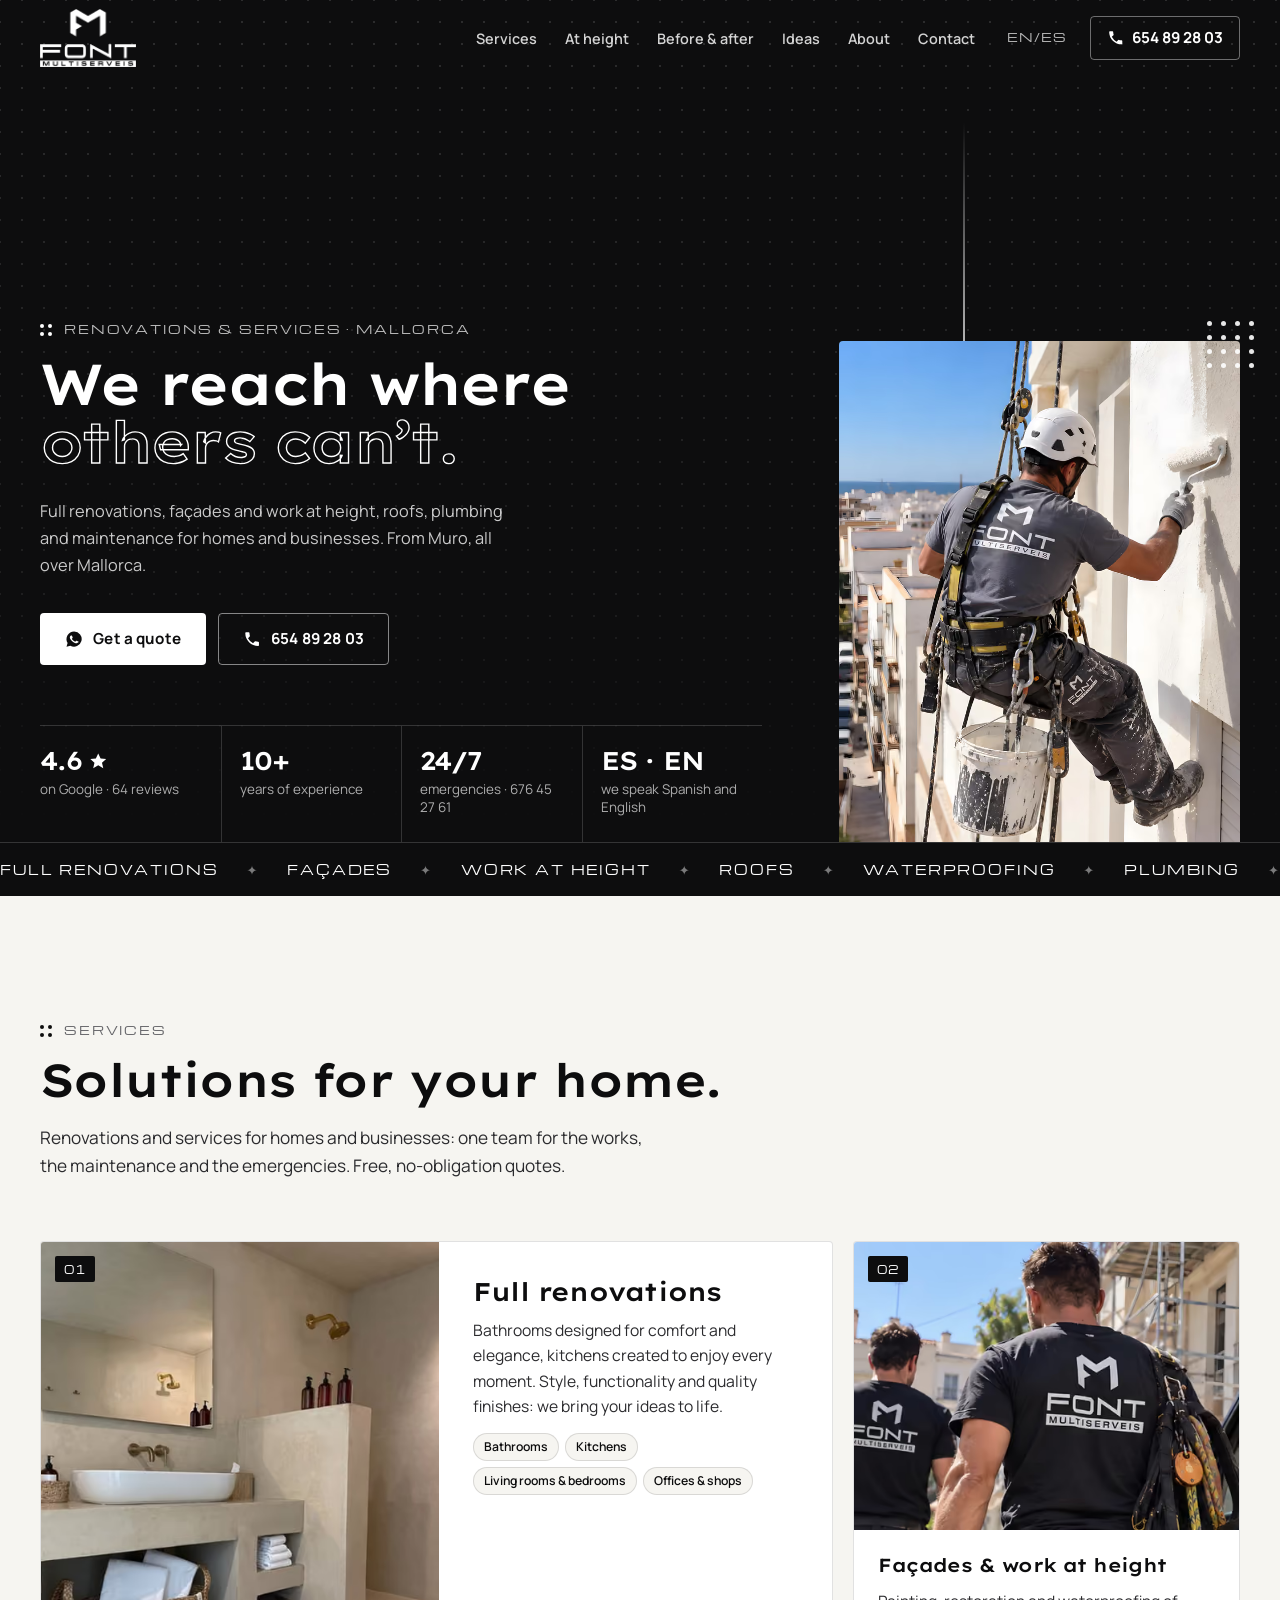
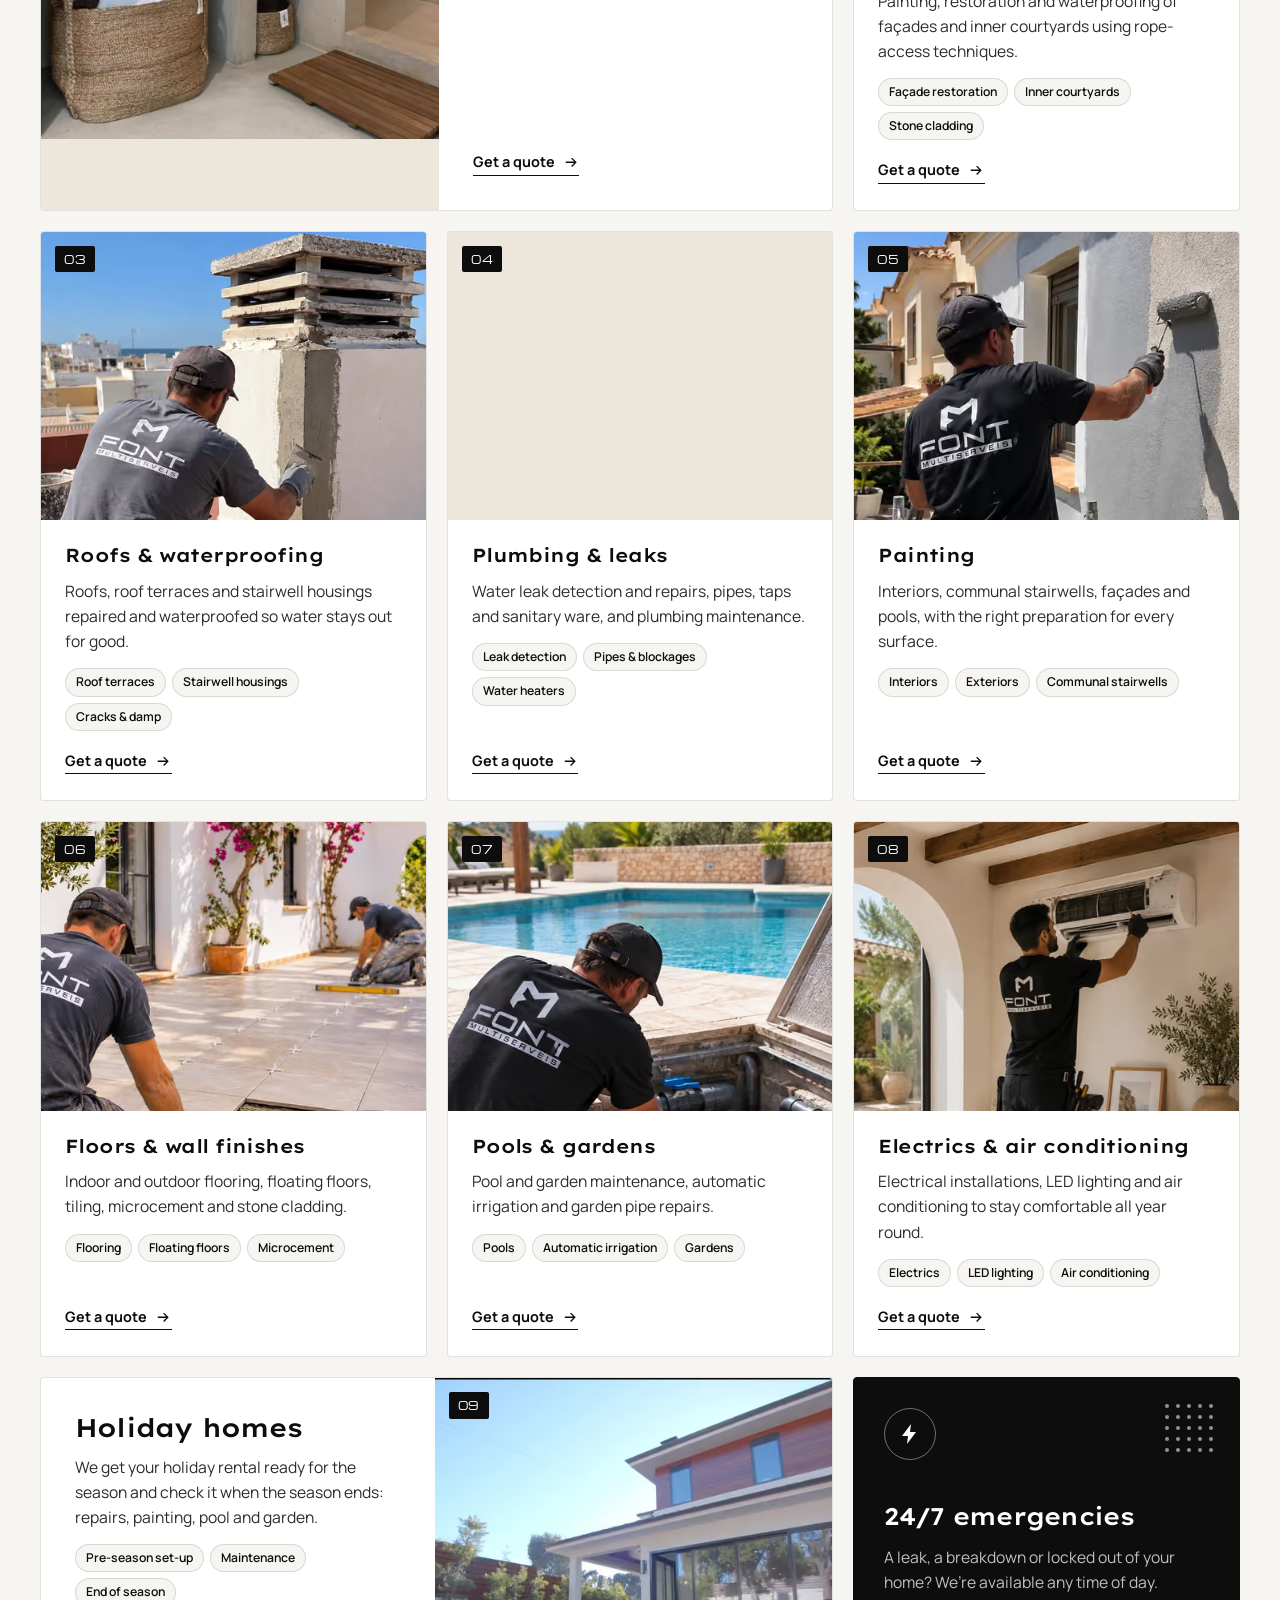
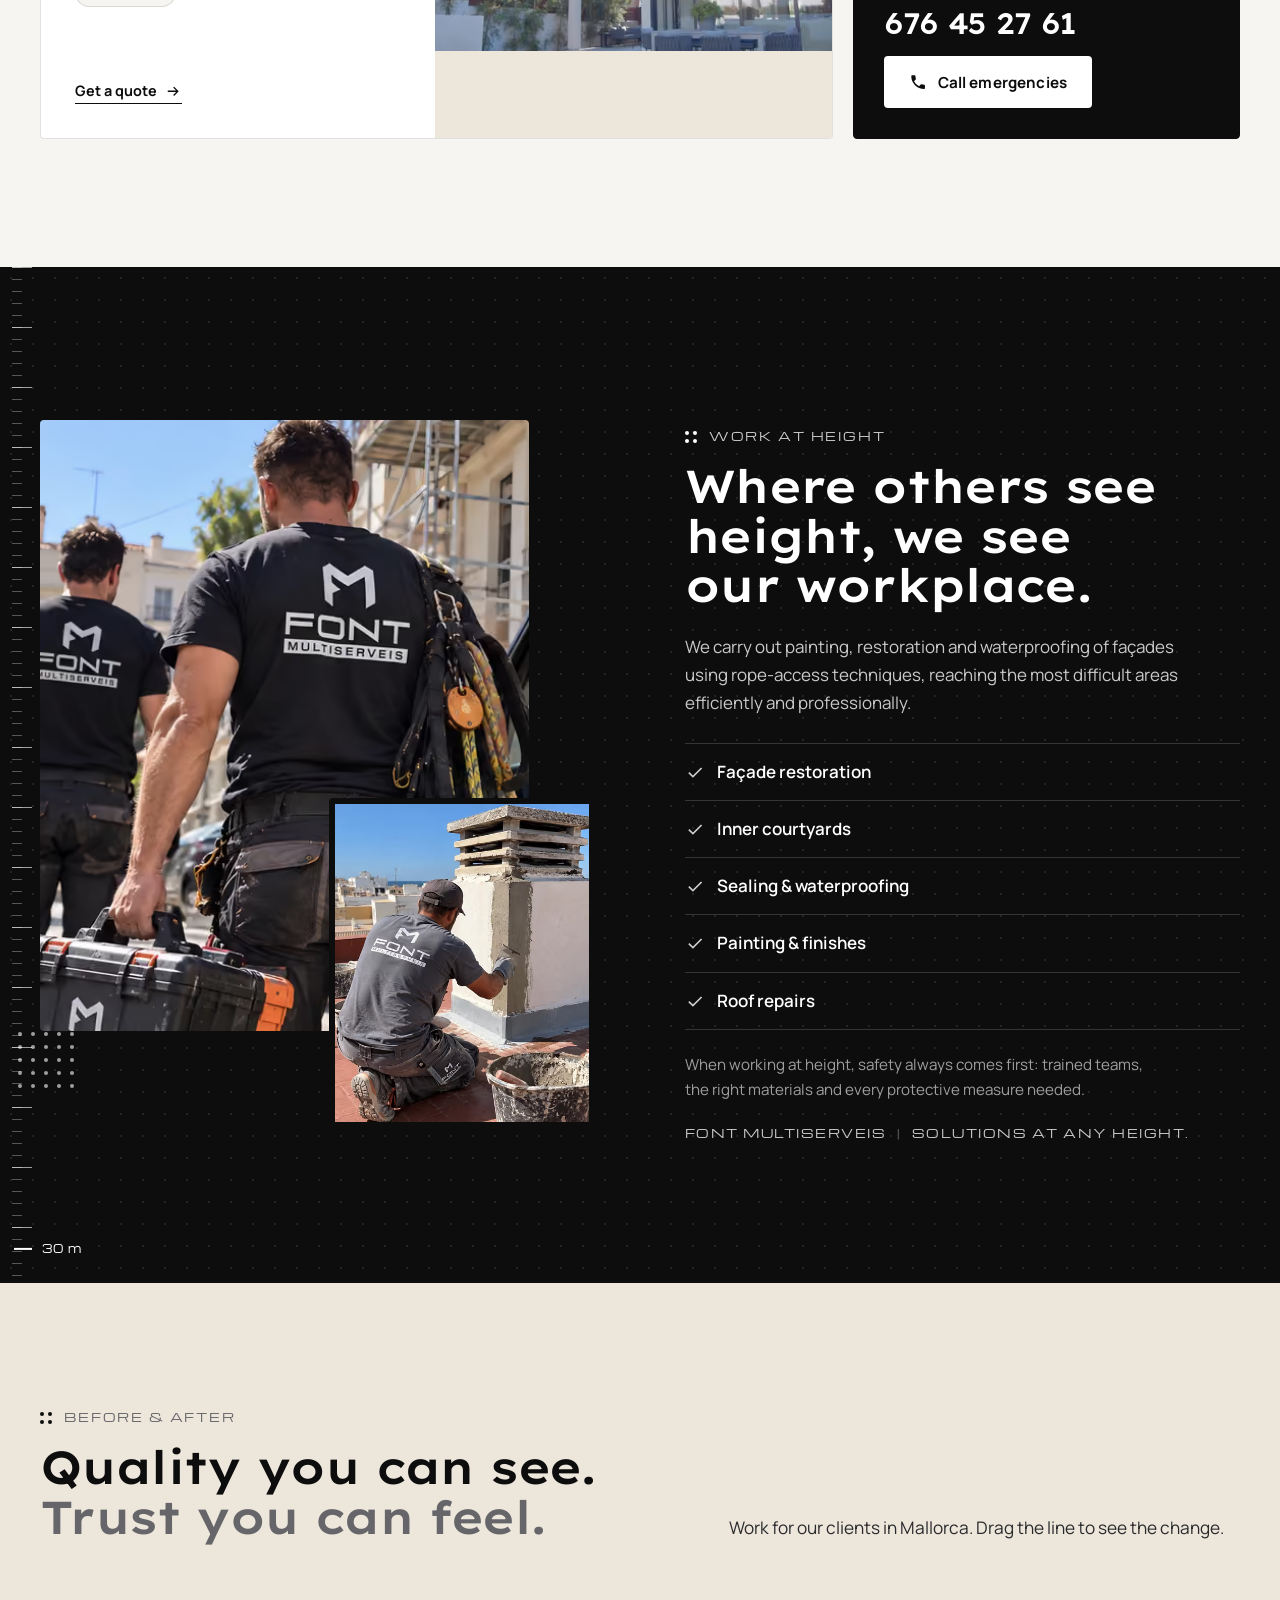
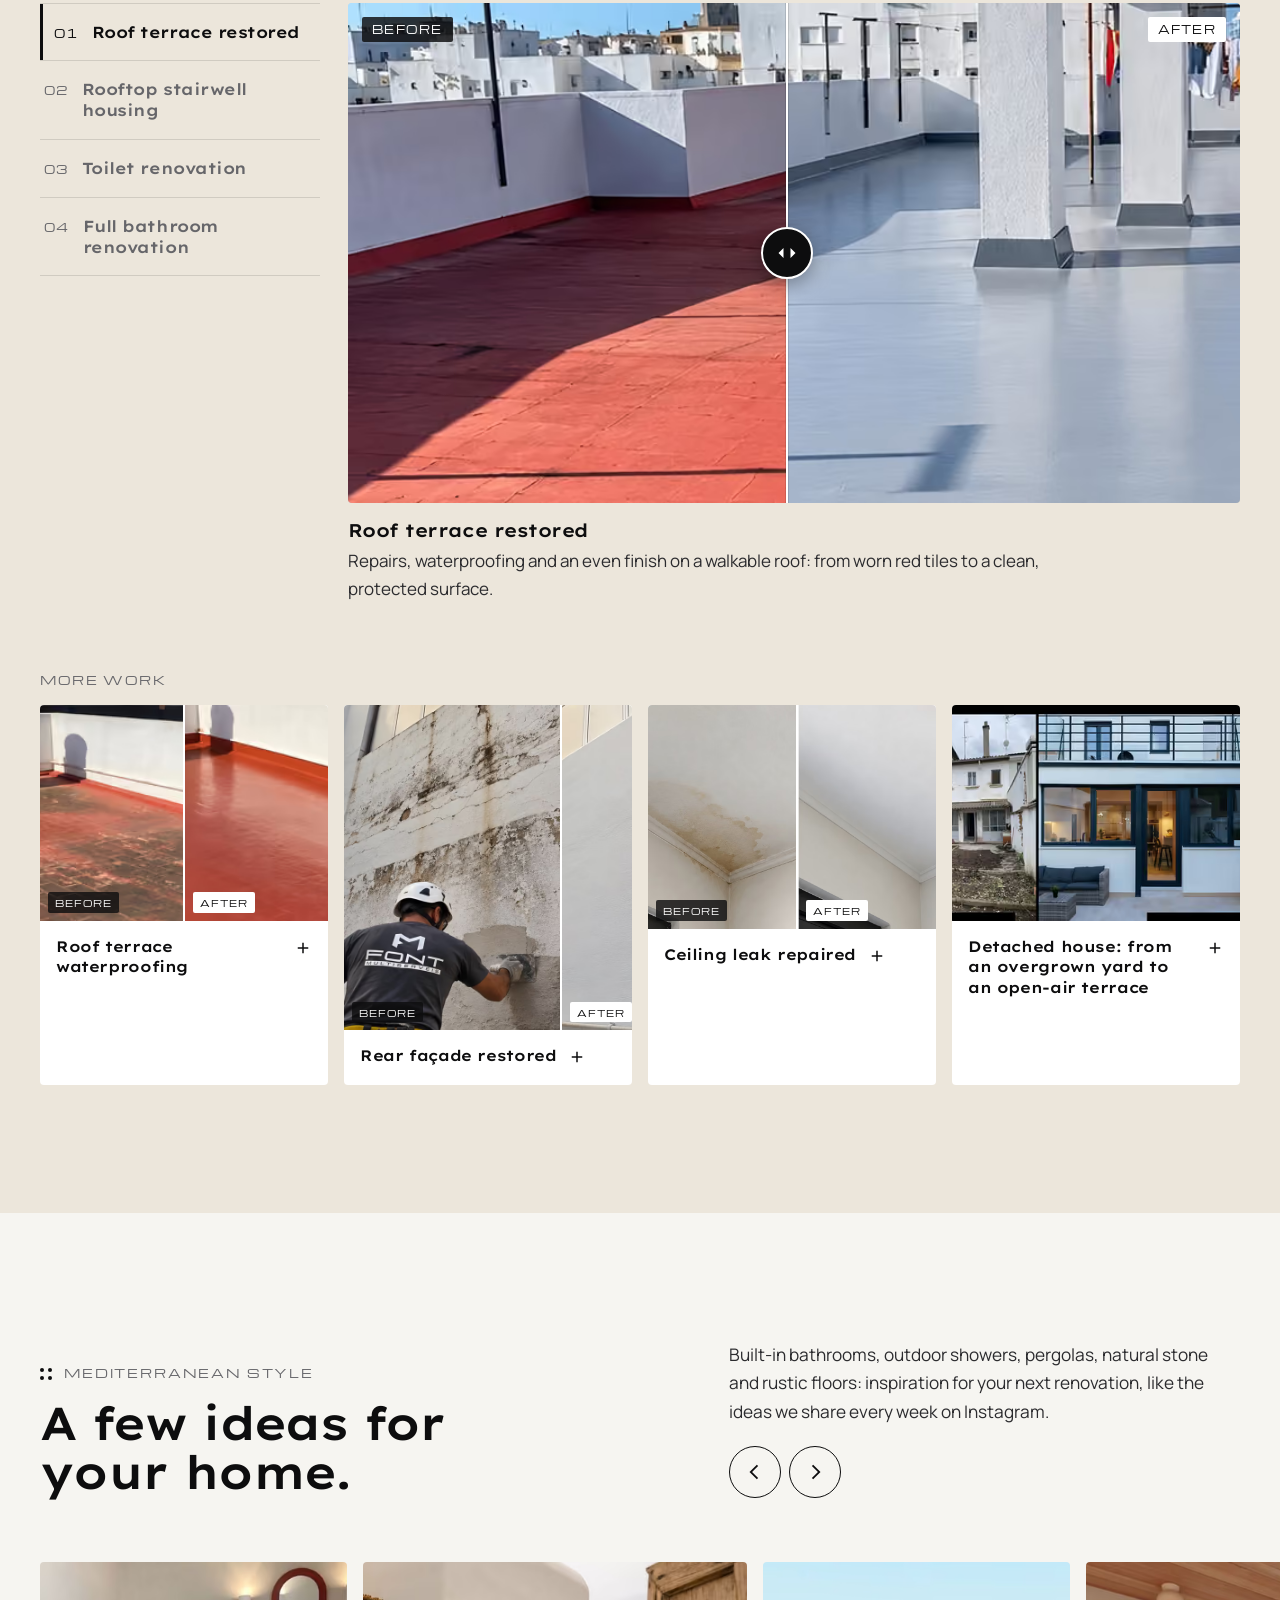
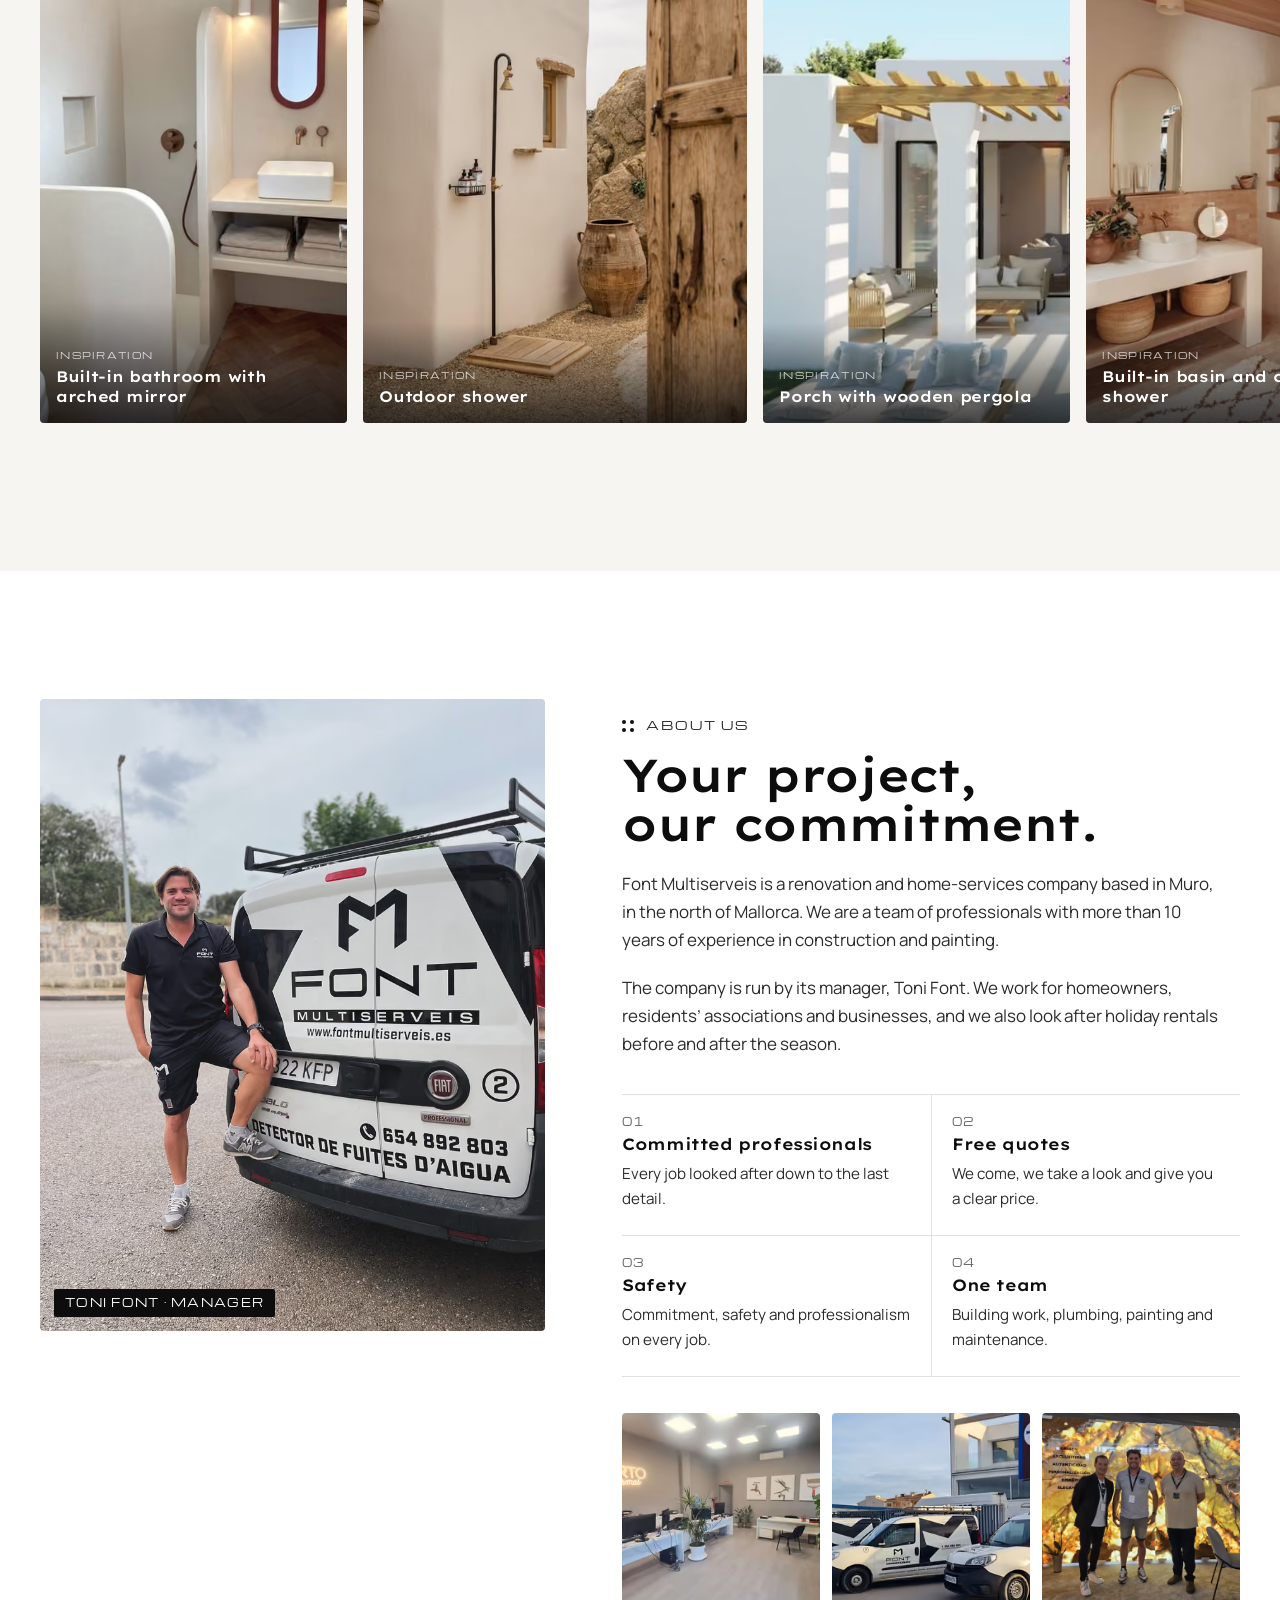
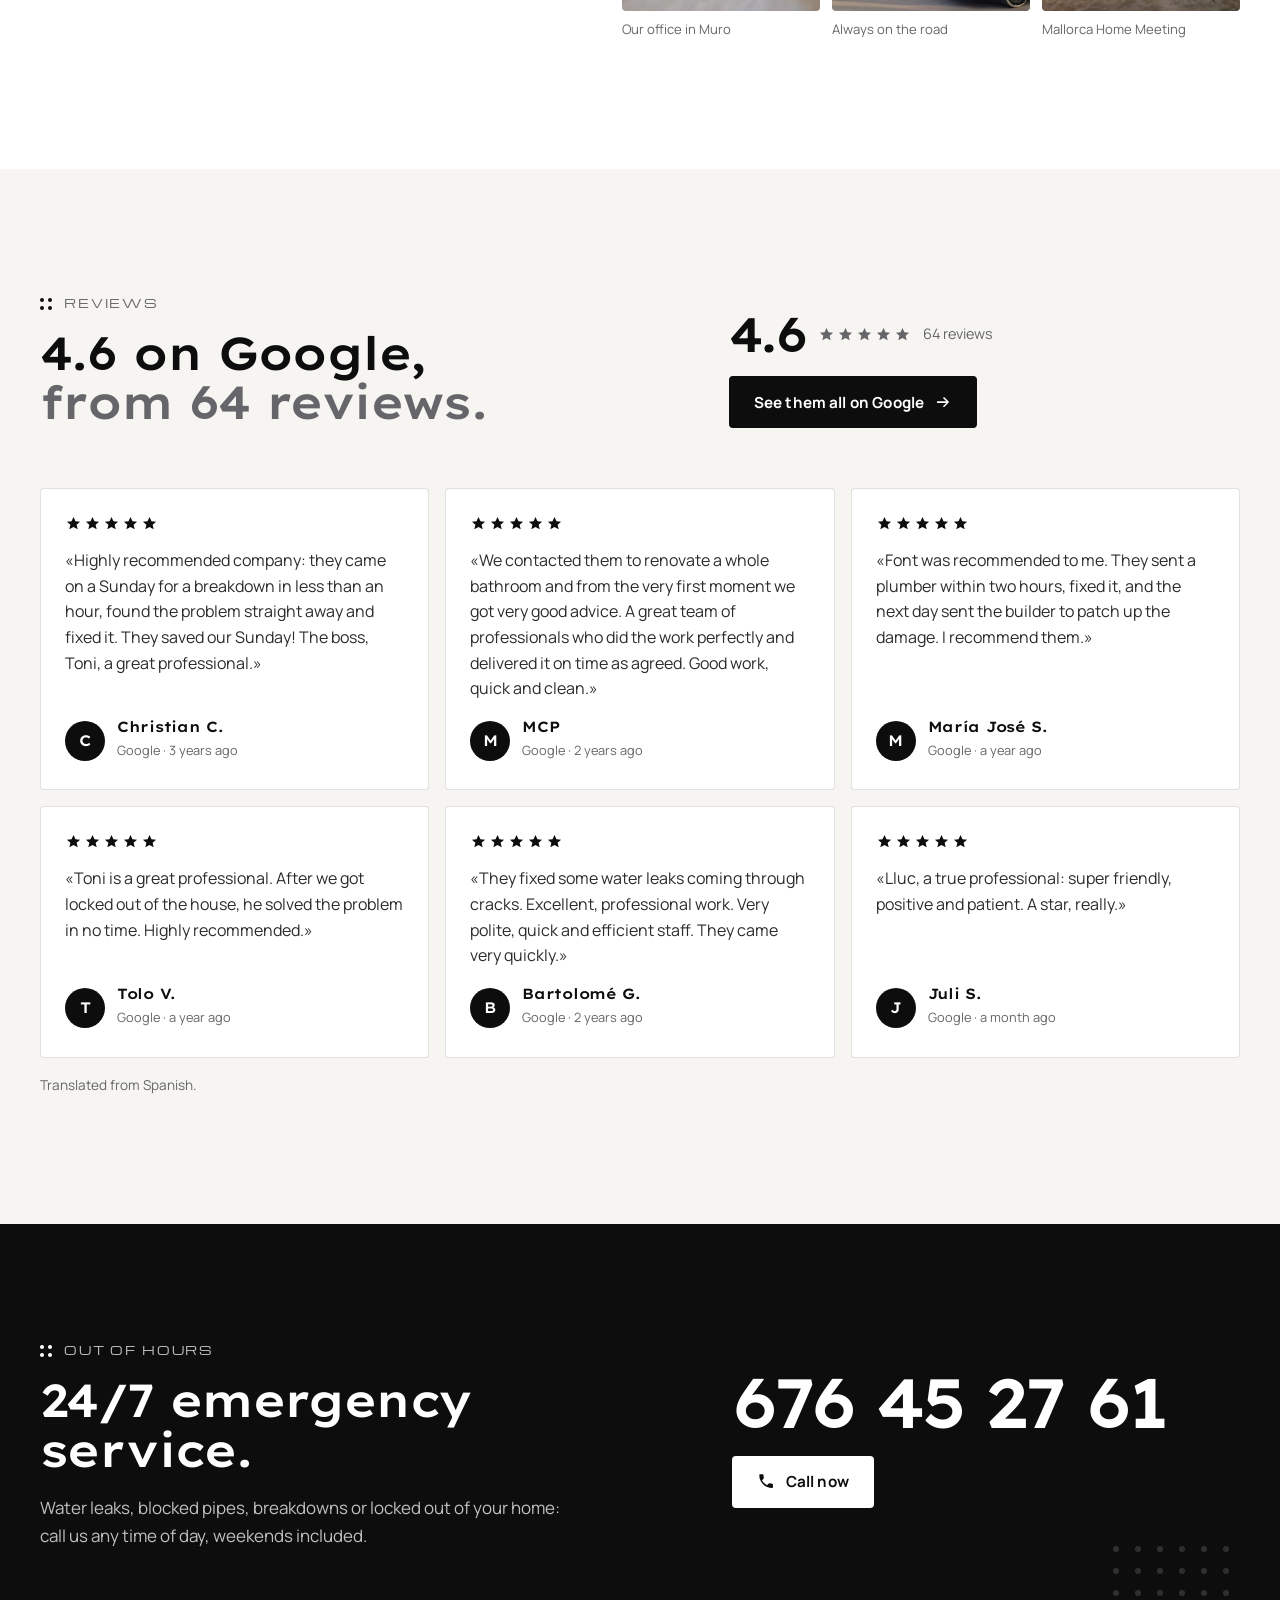
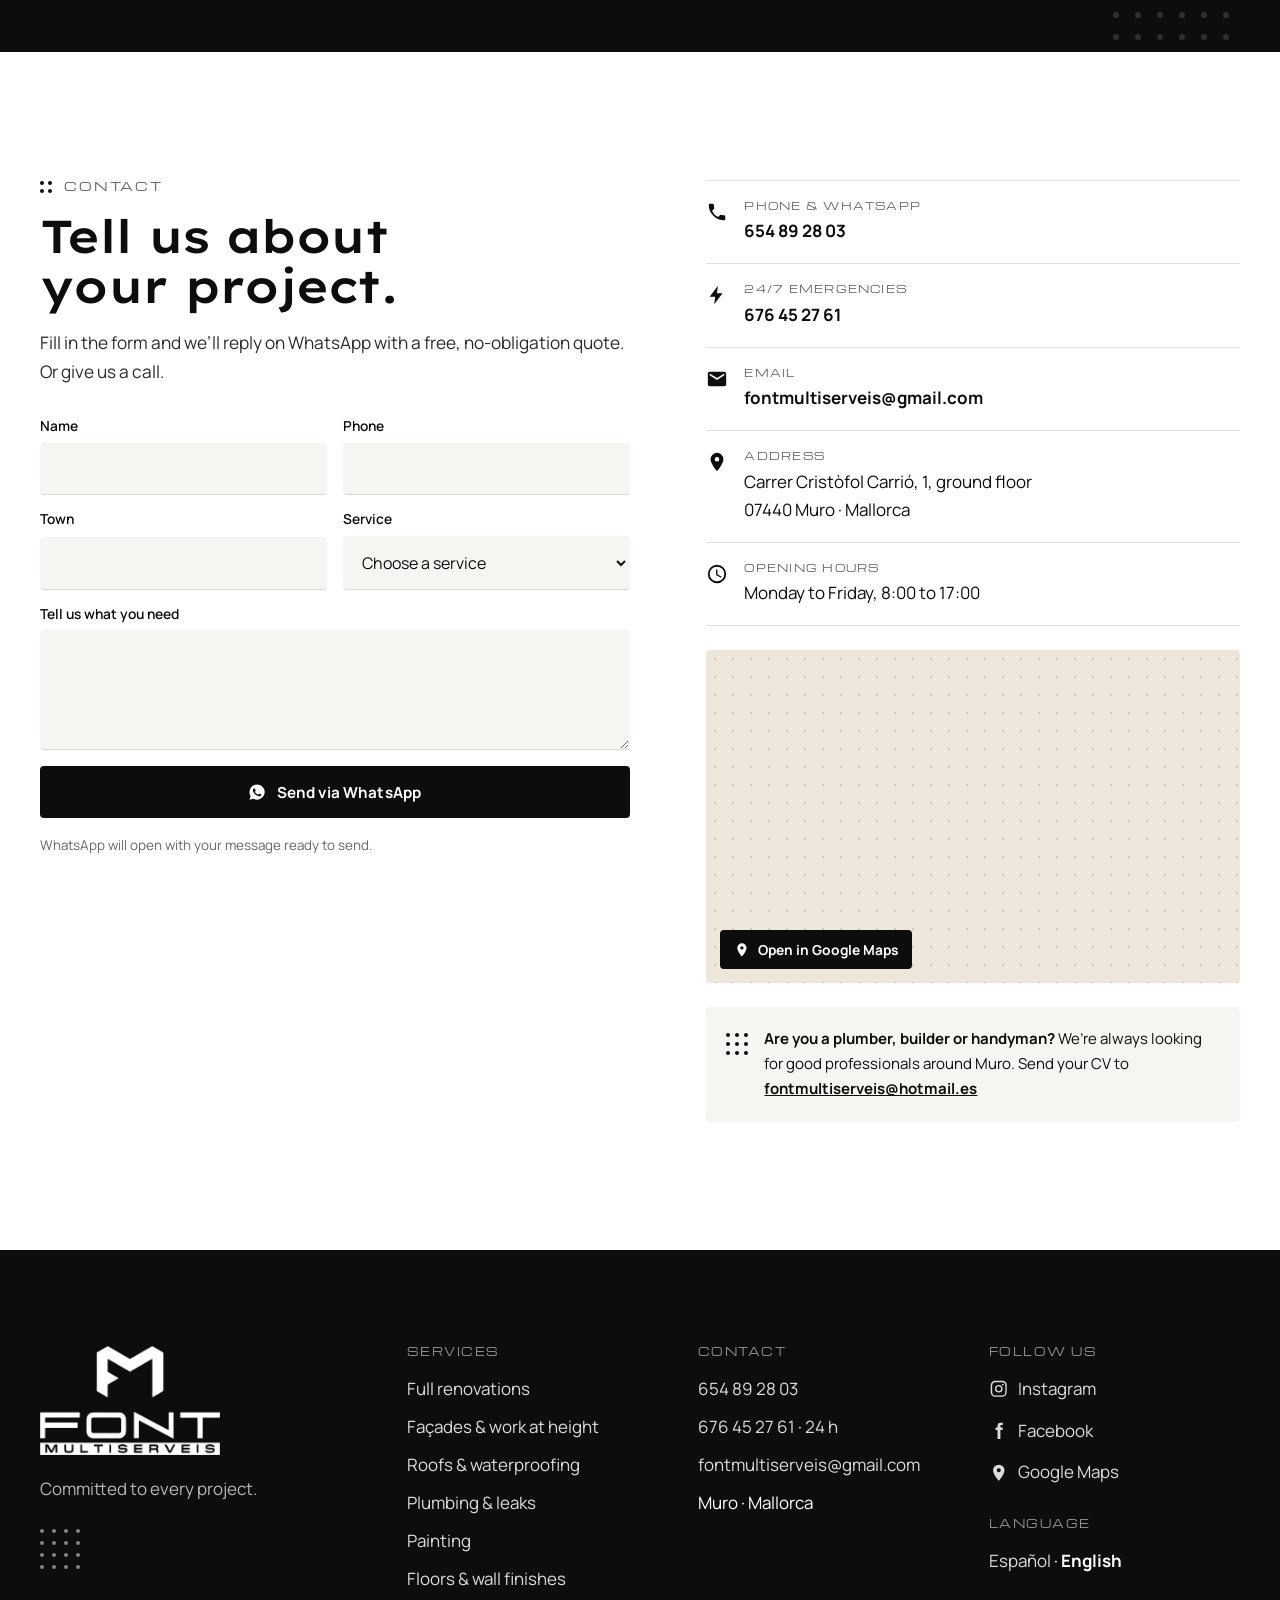
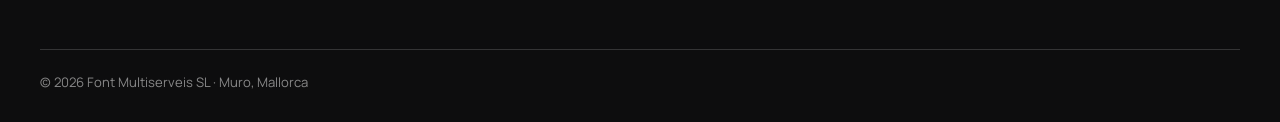
<file: en/index.html>
<!doctype html>
<html lang="en">
<head>
<meta charset="utf-8">
<meta name="viewport" content="width=device-width, initial-scale=1, viewport-fit=cover">
<title>Font Multiserveis · Renovations &amp; home services in Mallorca</title>
<meta name="description" content="Full renovations, façade restoration and rope-access work, roofs and waterproofing, plumbing and 24/7 emergencies across Mallorca. Based in Muro, with more than 10 years of experience. Free, no-obligation quotes.">
<meta name="theme-color" content="#0d0d0e">
<link rel="canonical" href="https://nocodya-hue.github.io/font-multiserveis/en/">
<link rel="alternate" hreflang="es" href="https://nocodya-hue.github.io/font-multiserveis/">
<link rel="alternate" hreflang="en" href="https://nocodya-hue.github.io/font-multiserveis/en/">
<link rel="alternate" hreflang="x-default" href="https://nocodya-hue.github.io/font-multiserveis/">
<meta property="og:type" content="website">
<meta property="og:locale" content="en_GB">
<meta property="og:title" content="Font Multiserveis · Renovations &amp; home services in Mallorca">
<meta property="og:description" content="Full renovations, façade restoration and rope-access work, roofs and waterproofing, plumbing and 24/7 emergencies across Mallorca. Based in Muro, with more than 10 years of experience. Free, no-obligation quotes.">
<meta property="og:url" content="https://nocodya-hue.github.io/font-multiserveis/en/">
<meta property="og:image" content="https://nocodya-hue.github.io/font-multiserveis/img/og-en.jpg">
<meta name="twitter:card" content="summary_large_image">
<link rel="icon" href="../img/favicon-32.png" sizes="32x32">
<link rel="apple-touch-icon" href="../img/favicon-180.png">
<link rel="preload" href="../fonts/lexendexa.woff2" as="font" type="font/woff2" crossorigin>
<link rel="preload" as="image" type="image/avif" imagesrcset="../img/altura-480.avif 480w, ../img/altura-800.avif 800w, ../img/altura-1200.avif 1200w, ../img/altura-1600.avif 1600w, ../img/altura-2200.avif 2200w" imagesizes="(min-width:1000px) 38vw, 100vw" fetchpriority="high">
<link rel="stylesheet" href="../css/font.css?v=3">
<script type="application/ld+json">{"@context":"https://schema.org","@type":"HomeAndConstructionBusiness","name":"Font Multiserveis SL","alternateName":"Font Multiserveis","description":"Full renovations, façade restoration and rope-access work, roofs and waterproofing, plumbing and 24/7 emergencies across Mallorca. Based in Muro, with more than 10 years of experience. Free, no-obligation quotes.","url":"https://nocodya-hue.github.io/font-multiserveis/en/","telephone":"+34654892803","email":"fontmultiserveis@gmail.com","inLanguage":"en","image":"https://nocodya-hue.github.io/font-multiserveis/img/altura-1200.webp","logo":"https://nocodya-hue.github.io/font-multiserveis/img/logo-negro-800.png","address":{"@type":"PostalAddress","streetAddress":"Carrer Cristòfol Carrió, 1, bajos","postalCode":"07440","addressLocality":"Muro","addressRegion":"Illes Balears","addressCountry":"ES"},"geo":{"@type":"GeoCoordinates","latitude":39.7326839,"longitude":3.0538678},"openingHoursSpecification":[{"@type":"OpeningHoursSpecification","dayOfWeek":["Monday","Tuesday","Wednesday","Thursday","Friday"],"opens":"08:00","closes":"17:00"}],"areaServed":{"@type":"AdministrativeArea","name":"Mallorca"},"hasMap":"https://maps.app.goo.gl/PCTzJGPULEYiivYd8","sameAs":["https://www.instagram.com/fontmultiserveis/","https://www.facebook.com/113942205103278"],"founder":{"@type":"Person","name":"Toni Font","jobTitle":"Manager"},"makesOffer":[{"@type":"Offer","itemOffered":{"@type":"Service","name":"Full renovations"}},{"@type":"Offer","itemOffered":{"@type":"Service","name":"Façades & work at height"}},{"@type":"Offer","itemOffered":{"@type":"Service","name":"Roofs & waterproofing"}},{"@type":"Offer","itemOffered":{"@type":"Service","name":"Plumbing & leaks"}},{"@type":"Offer","itemOffered":{"@type":"Service","name":"Painting"}},{"@type":"Offer","itemOffered":{"@type":"Service","name":"Floors & wall finishes"}},{"@type":"Offer","itemOffered":{"@type":"Service","name":"Pools & gardens"}},{"@type":"Offer","itemOffered":{"@type":"Service","name":"Electrics & air conditioning"}},{"@type":"Offer","itemOffered":{"@type":"Service","name":"Holiday homes"}}]}</script>
</head>
<body>
<a class="saltar" href="#principal">Skip to content</a>

<header class="cab" id="cab">
  <div class="cab__in">
    <a class="cab__logo" href="#inicio" aria-label="Font Multiserveis"><img src="../img/logo-blanco-400.png" srcset="../img/logo-blanco-400.png 400w, ../img/logo-blanco-800.png 800w" sizes="96px" width="400" height="242" alt="Font Multiserveis"></a>
    <nav class="cab__nav" id="menu" aria-label="Menu">
      <ul><li><a href="#servicios">Services</a></li><li><a href="#altura">At height</a></li><li><a href="#antes-despues">Before &amp; after</a></li><li><a href="#ideas">Ideas</a></li><li><a href="#nosotros">About</a></li><li><a href="#contacto">Contact</a></li></ul>
      <div class="cab__movil">
        <a class="btn btn--blanco" href="https://wa.me/34654892803?text=Hello%2C%20I%E2%80%99m%20writing%20from%20your%20website." target="_blank" rel="noopener"><svg viewBox="0 0 24 24" aria-hidden="true"><path d="M12 2a10 10 0 0 0-8.6 15.1L2 22l5-1.3A10 10 0 1 0 12 2zm5.3 14.2c-.2.6-1.3 1.2-1.8 1.2-.5.1-1 .2-3.3-.7-2.8-1.1-4.5-3.9-4.7-4.1-.1-.2-1.1-1.5-1.1-2.8s.7-2 1-2.3c.2-.3.5-.3.7-.3h.5c.2 0 .4 0 .6.5l.8 2c.1.2.1.4 0 .5l-.3.5-.4.4c-.1.1-.3.3-.1.6.2.3.8 1.3 1.7 2.1 1.2 1 2.1 1.3 2.4 1.5.3.1.5.1.6-.1l.9-1c.2-.3.4-.2.6-.1l1.9.9c.3.1.5.2.5.3.1.1.1.7-.1 1.3z"/></svg>Get a quote</a>
        <a class="btn btn--linea" href="tel:+34654892803"><svg viewBox="0 0 24 24" aria-hidden="true"><path d="M6.6 10.8a15.1 15.1 0 0 0 6.6 6.6l2.2-2.2a1 1 0 0 1 1-.25 11.4 11.4 0 0 0 3.6.57 1 1 0 0 1 1 1V20a1 1 0 0 1-1 1A17 17 0 0 1 3 4a1 1 0 0 1 1-1h3.5a1 1 0 0 1 1 1c0 1.25.2 2.45.57 3.57a1 1 0 0 1-.25 1L6.6 10.8z"/></svg>654 89 28 03</a>
      </div>
    </nav>
    <div class="cab__der">
      <a class="cab__idioma" href="../" hreflang="es" lang="es" aria-label="Español"><span>EN</span>/<b>ES</b></a>
      <a class="cab__tel" href="tel:+34654892803"><svg viewBox="0 0 24 24" aria-hidden="true"><path d="M6.6 10.8a15.1 15.1 0 0 0 6.6 6.6l2.2-2.2a1 1 0 0 1 1-.25 11.4 11.4 0 0 0 3.6.57 1 1 0 0 1 1 1V20a1 1 0 0 1-1 1A17 17 0 0 1 3 4a1 1 0 0 1 1-1h3.5a1 1 0 0 1 1 1c0 1.25.2 2.45.57 3.57a1 1 0 0 1-.25 1L6.6 10.8z"/></svg><span>654 89 28 03</span></a>
      <button class="cab__burger" type="button" aria-expanded="false" aria-controls="menu" aria-label="Menu" data-cerrar="Close" data-abrir="Menu"><span></span><span></span></button>
    </div>
  </div>
</header>

<main id="principal">
  <section class="hero" id="inicio">
    <div class="hero__puntos" aria-hidden="true"></div>
    <div class="hero__luz" aria-hidden="true"></div>
    <div class="hero__in">
      <div class="hero__txt">
        <p class="eyebrow eyebrow--claro"><span class="puntos " style="--n:2" aria-hidden="true"><i></i><i></i><i></i><i></i></span><span>Renovations &amp; services · Mallorca</span></p>
        <h1 class="hero__h1"><span>We reach where</span> <span>others can’t.</span></h1>
        <p class="hero__sub">Full renovations, façades and work at height, roofs, plumbing and maintenance for homes and businesses. From Muro, all over Mallorca.</p>
        <div class="hero__ctas">
          <a class="btn btn--blanco" href="https://wa.me/34654892803?text=Hello%2C%20I%E2%80%99m%20writing%20from%20your%20website." target="_blank" rel="noopener"><svg viewBox="0 0 24 24" aria-hidden="true"><path d="M12 2a10 10 0 0 0-8.6 15.1L2 22l5-1.3A10 10 0 1 0 12 2zm5.3 14.2c-.2.6-1.3 1.2-1.8 1.2-.5.1-1 .2-3.3-.7-2.8-1.1-4.5-3.9-4.7-4.1-.1-.2-1.1-1.5-1.1-2.8s.7-2 1-2.3c.2-.3.5-.3.7-.3h.5c.2 0 .4 0 .6.5l.8 2c.1.2.1.4 0 .5l-.3.5-.4.4c-.1.1-.3.3-.1.6.2.3.8 1.3 1.7 2.1 1.2 1 2.1 1.3 2.4 1.5.3.1.5.1.6-.1l.9-1c.2-.3.4-.2.6-.1l1.9.9c.3.1.5.2.5.3.1.1.1.7-.1 1.3z"/></svg>Get a quote</a>
          <a class="btn btn--linea" href="tel:+34654892803"><svg viewBox="0 0 24 24" aria-hidden="true"><path d="M6.6 10.8a15.1 15.1 0 0 0 6.6 6.6l2.2-2.2a1 1 0 0 1 1-.25 11.4 11.4 0 0 0 3.6.57 1 1 0 0 1 1 1V20a1 1 0 0 1-1 1A17 17 0 0 1 3 4a1 1 0 0 1 1-1h3.5a1 1 0 0 1 1 1c0 1.25.2 2.45.57 3.57a1 1 0 0 1-.25 1L6.6 10.8z"/></svg>654 89 28 03</a>
        </div>
      </div>
      <div class="hero__foto">
        <span class="hero__cuerda" aria-hidden="true"></span>
        <div class="hero__marco"><picture><source type="image/avif" srcset="../img/altura-480.avif 480w, ../img/altura-800.avif 800w, ../img/altura-1200.avif 1200w, ../img/altura-1600.avif 1600w, ../img/altura-2200.avif 2200w" sizes="(min-width:1000px) 38vw, 100vw"><img src="../img/altura-800.webp" srcset="../img/altura-480.webp 480w, ../img/altura-800.webp 800w, ../img/altura-1200.webp 1200w, ../img/altura-1600.webp 1600w, ../img/altura-2200.webp 2200w" sizes="(min-width:1000px) 38vw, 100vw" width="2200" height="2752" alt="Font Multiserveis worker painting a façade on ropes, with the sea in the background" decoding="async" fetchpriority="high"></picture></div>
        <span class="puntos hero__matriz" style="--n:4" aria-hidden="true"><i></i><i></i><i></i><i></i><i></i><i></i><i></i><i></i><i></i><i></i><i></i><i></i><i></i><i></i><i></i><i></i></span>
      </div>
      <ul class="hero__datos"><li><strong>4.6<svg viewBox="0 0 24 24" aria-hidden="true"><path d="m12 2.8 2.8 6 6.5.6-4.9 4.3 1.5 6.4L12 16.8l-5.9 3.3 1.5-6.4-4.9-4.3 6.5-.6z"/></svg></strong><span>on Google · 64 reviews</span></li><li><strong>10+</strong><span>years of experience</span></li><li><strong>24/7</strong><span>emergencies · 676 45 27 61</span></li><li><strong>ES · EN</strong><span>we speak Spanish and English</span></li></ul>
    </div>
  </section>

  <div class="cinta" aria-hidden="true"><ul class="cinta__pista"><li>Full renovations</li><li class="cinta__m" aria-hidden="true">✦</li><li>Façades</li><li class="cinta__m" aria-hidden="true">✦</li><li>Work at height</li><li class="cinta__m" aria-hidden="true">✦</li><li>Roofs</li><li class="cinta__m" aria-hidden="true">✦</li><li>Waterproofing</li><li class="cinta__m" aria-hidden="true">✦</li><li>Plumbing</li><li class="cinta__m" aria-hidden="true">✦</li><li>Leak detection</li><li class="cinta__m" aria-hidden="true">✦</li><li>Painting</li><li class="cinta__m" aria-hidden="true">✦</li><li>Electrics</li><li class="cinta__m" aria-hidden="true">✦</li><li>Air conditioning</li><li class="cinta__m" aria-hidden="true">✦</li><li>Pools</li><li class="cinta__m" aria-hidden="true">✦</li><li>Gardens</li><li class="cinta__m" aria-hidden="true">✦</li><li>24/7 emergencies</li><li class="cinta__m" aria-hidden="true">✦</li><li>Full renovations</li><li class="cinta__m" aria-hidden="true">✦</li><li>Façades</li><li class="cinta__m" aria-hidden="true">✦</li><li>Work at height</li><li class="cinta__m" aria-hidden="true">✦</li><li>Roofs</li><li class="cinta__m" aria-hidden="true">✦</li><li>Waterproofing</li><li class="cinta__m" aria-hidden="true">✦</li><li>Plumbing</li><li class="cinta__m" aria-hidden="true">✦</li><li>Leak detection</li><li class="cinta__m" aria-hidden="true">✦</li><li>Painting</li><li class="cinta__m" aria-hidden="true">✦</li><li>Electrics</li><li class="cinta__m" aria-hidden="true">✦</li><li>Air conditioning</li><li class="cinta__m" aria-hidden="true">✦</li><li>Pools</li><li class="cinta__m" aria-hidden="true">✦</li><li>Gardens</li><li class="cinta__m" aria-hidden="true">✦</li><li>24/7 emergencies</li></ul></div>

  <section class="sec sec--cal" id="servicios">
    <div class="envol">
      <div class="sec__cab">
        <p class="eyebrow"><span class="puntos " style="--n:2" aria-hidden="true"><i></i><i></i><i></i><i></i></span><span>Services</span></p>
        <h2 class="h2">Solutions for your home.</h2>
        <p class="sec__intro">Renovations and services for homes and businesses: one team for the works, the maintenance and the emergencies. Free, no-obligation quotes.</p>
      </div>
      <ul class="servs">
        <li class="serv aparece" style="--i:0">
          <div class="serv__foto"><picture><source type="image/avif" srcset="../img/s-reformas-480.avif 480w, ../img/s-reformas-800.avif 800w, ../img/s-reformas-1080.avif 1080w" sizes="(min-width:1100px) 31vw, (min-width:720px) 46vw, 84vw"><img src="../img/s-reformas-800.webp" srcset="../img/s-reformas-480.webp 480w, ../img/s-reformas-800.webp 800w, ../img/s-reformas-1080.webp 1080w" sizes="(min-width:1100px) 31vw, (min-width:720px) 46vw, 84vw" width="1080" height="1350" alt="Built-in bathroom with a countertop basin in stone tones" loading="lazy" decoding="async"></picture><span class="serv__num">01</span></div>
          <div class="serv__cuerpo">
            <h3>Full renovations</h3>
            <p>Bathrooms designed for comfort and elegance, kitchens created to enjoy every moment. Style, functionality and quality finishes: we bring your ideas to life.</p>
            <ul class="serv__tags"><li>Bathrooms</li><li>Kitchens</li><li>Living rooms &amp; bedrooms</li><li>Offices &amp; shops</li></ul>
            <a class="serv__pedir" href="https://wa.me/34654892803?text=Hello%2C%20I%20would%20like%20a%20quote%20for%3A%20Full%20renovations" target="_blank" rel="noopener">Get a quote <svg viewBox="0 0 24 24" aria-hidden="true"><path d="M13.2 5.3 19.9 12l-6.7 6.7-1.4-1.4 4.3-4.3H4v-2h12.1l-4.3-4.3z"/></svg></a>
          </div>
        </li>
        <li class="serv aparece" style="--i:1">
          <div class="serv__foto"><picture><source type="image/avif" srcset="../img/s-fachadas-480.avif 480w, ../img/s-fachadas-800.avif 800w, ../img/s-fachadas-1200.avif 1200w, ../img/s-fachadas-1600.avif 1600w" sizes="(min-width:1100px) 31vw, (min-width:720px) 46vw, 84vw"><img src="../img/s-fachadas-800.webp" srcset="../img/s-fachadas-480.webp 480w, ../img/s-fachadas-800.webp 800w, ../img/s-fachadas-1200.webp 1200w, ../img/s-fachadas-1600.webp 1600w" sizes="(min-width:1100px) 31vw, (min-width:720px) 46vw, 84vw" width="1600" height="2003" alt="Two Font Multiserveis workers with their rope-access gear" loading="lazy" decoding="async"></picture><span class="serv__num">02</span></div>
          <div class="serv__cuerpo">
            <h3>Façades &amp; work at height</h3>
            <p>Painting, restoration and waterproofing of façades and inner courtyards using rope-access techniques.</p>
            <ul class="serv__tags"><li>Façade restoration</li><li>Inner courtyards</li><li>Stone cladding</li></ul>
            <a class="serv__pedir" href="https://wa.me/34654892803?text=Hello%2C%20I%20would%20like%20a%20quote%20for%3A%20Fa%C3%A7ades%20%26%20work%20at%20height" target="_blank" rel="noopener">Get a quote <svg viewBox="0 0 24 24" aria-hidden="true"><path d="M13.2 5.3 19.9 12l-6.7 6.7-1.4-1.4 4.3-4.3H4v-2h12.1l-4.3-4.3z"/></svg></a>
          </div>
        </li>
        <li class="serv aparece" style="--i:2">
          <div class="serv__foto"><picture><source type="image/avif" srcset="../img/s-cubiertas-480.avif 480w, ../img/s-cubiertas-800.avif 800w, ../img/s-cubiertas-1080.avif 1080w" sizes="(min-width:1100px) 31vw, (min-width:720px) 46vw, 84vw"><img src="../img/s-cubiertas-800.webp" srcset="../img/s-cubiertas-480.webp 480w, ../img/s-cubiertas-800.webp 800w, ../img/s-cubiertas-1080.webp 1080w" sizes="(min-width:1100px) 31vw, (min-width:720px) 46vw, 84vw" width="1080" height="1351" alt="Worker repairing a stairwell housing on a roof terrace" loading="lazy" decoding="async"></picture><span class="serv__num">03</span></div>
          <div class="serv__cuerpo">
            <h3>Roofs &amp; waterproofing</h3>
            <p>Roofs, roof terraces and stairwell housings repaired and waterproofed so water stays out for good.</p>
            <ul class="serv__tags"><li>Roof terraces</li><li>Stairwell housings</li><li>Cracks &amp; damp</li></ul>
            <a class="serv__pedir" href="https://wa.me/34654892803?text=Hello%2C%20I%20would%20like%20a%20quote%20for%3A%20Roofs%20%26%20waterproofing" target="_blank" rel="noopener">Get a quote <svg viewBox="0 0 24 24" aria-hidden="true"><path d="M13.2 5.3 19.9 12l-6.7 6.7-1.4-1.4 4.3-4.3H4v-2h12.1l-4.3-4.3z"/></svg></a>
          </div>
        </li>
        <li class="serv aparece" style="--i:0">
          <div class="serv__foto"><picture><source type="image/avif" srcset="../img/s-fontaneria-480.avif 480w, ../img/s-fontaneria-800.avif 800w, ../img/s-fontaneria-1200.avif 1200w, ../img/s-fontaneria-1600.avif 1600w" sizes="(min-width:1100px) 31vw, (min-width:720px) 46vw, 84vw"><img src="../img/s-fontaneria-800.webp" srcset="../img/s-fontaneria-480.webp 480w, ../img/s-fontaneria-800.webp 800w, ../img/s-fontaneria-1200.webp 1200w, ../img/s-fontaneria-1600.webp 1600w" sizes="(min-width:1100px) 31vw, (min-width:720px) 46vw, 84vw" width="1600" height="2543" alt="Font Multiserveis plumber repairing a basin waste pipe" loading="lazy" decoding="async"></picture><span class="serv__num">04</span></div>
          <div class="serv__cuerpo">
            <h3>Plumbing &amp; leaks</h3>
            <p>Water leak detection and repairs, pipes, taps and sanitary ware, and plumbing maintenance.</p>
            <ul class="serv__tags"><li>Leak detection</li><li>Pipes &amp; blockages</li><li>Water heaters</li></ul>
            <a class="serv__pedir" href="https://wa.me/34654892803?text=Hello%2C%20I%20would%20like%20a%20quote%20for%3A%20Plumbing%20%26%20leaks" target="_blank" rel="noopener">Get a quote <svg viewBox="0 0 24 24" aria-hidden="true"><path d="M13.2 5.3 19.9 12l-6.7 6.7-1.4-1.4 4.3-4.3H4v-2h12.1l-4.3-4.3z"/></svg></a>
          </div>
        </li>
        <li class="serv aparece" style="--i:1">
          <div class="serv__foto"><picture><source type="image/avif" srcset="../img/s-pintura-480.avif 480w, ../img/s-pintura-800.avif 800w, ../img/s-pintura-1080.avif 1080w" sizes="(min-width:1100px) 31vw, (min-width:720px) 46vw, 84vw"><img src="../img/s-pintura-800.webp" srcset="../img/s-pintura-480.webp 480w, ../img/s-pintura-800.webp 800w, ../img/s-pintura-1080.webp 1080w" sizes="(min-width:1100px) 31vw, (min-width:720px) 46vw, 84vw" width="1080" height="980" alt="Font Multiserveis painter rolling an exterior wall" loading="lazy" decoding="async"></picture><span class="serv__num">05</span></div>
          <div class="serv__cuerpo">
            <h3>Painting</h3>
            <p>Interiors, communal stairwells, façades and pools, with the right preparation for every surface.</p>
            <ul class="serv__tags"><li>Interiors</li><li>Exteriors</li><li>Communal stairwells</li></ul>
            <a class="serv__pedir" href="https://wa.me/34654892803?text=Hello%2C%20I%20would%20like%20a%20quote%20for%3A%20Painting" target="_blank" rel="noopener">Get a quote <svg viewBox="0 0 24 24" aria-hidden="true"><path d="M13.2 5.3 19.9 12l-6.7 6.7-1.4-1.4 4.3-4.3H4v-2h12.1l-4.3-4.3z"/></svg></a>
          </div>
        </li>
        <li class="serv aparece" style="--i:2">
          <div class="serv__foto"><picture><source type="image/avif" srcset="../img/s-suelos-480.avif 480w, ../img/s-suelos-800.avif 800w, ../img/s-suelos-932.avif 932w" sizes="(min-width:1100px) 31vw, (min-width:720px) 46vw, 84vw"><img src="../img/s-suelos-800.webp" srcset="../img/s-suelos-480.webp 480w, ../img/s-suelos-800.webp 800w, ../img/s-suelos-932.webp 932w" sizes="(min-width:1100px) 31vw, (min-width:720px) 46vw, 84vw" width="932" height="899" alt="Workers laying tiles on a Mediterranean terrace" loading="lazy" decoding="async"></picture><span class="serv__num">06</span></div>
          <div class="serv__cuerpo">
            <h3>Floors &amp; wall finishes</h3>
            <p>Indoor and outdoor flooring, floating floors, tiling, microcement and stone cladding.</p>
            <ul class="serv__tags"><li>Flooring</li><li>Floating floors</li><li>Microcement</li></ul>
            <a class="serv__pedir" href="https://wa.me/34654892803?text=Hello%2C%20I%20would%20like%20a%20quote%20for%3A%20Floors%20%26%20wall%20finishes" target="_blank" rel="noopener">Get a quote <svg viewBox="0 0 24 24" aria-hidden="true"><path d="M13.2 5.3 19.9 12l-6.7 6.7-1.4-1.4 4.3-4.3H4v-2h12.1l-4.3-4.3z"/></svg></a>
          </div>
        </li>
        <li class="serv aparece" style="--i:0">
          <div class="serv__foto"><picture><source type="image/avif" srcset="../img/s-piscinas-480.avif 480w, ../img/s-piscinas-800.avif 800w, ../img/s-piscinas-1080.avif 1080w" sizes="(min-width:1100px) 31vw, (min-width:720px) 46vw, 84vw"><img src="../img/s-piscinas-800.webp" srcset="../img/s-piscinas-480.webp 480w, ../img/s-piscinas-800.webp 800w, ../img/s-piscinas-1080.webp 1080w" sizes="(min-width:1100px) 31vw, (min-width:720px) 46vw, 84vw" width="1080" height="840" alt="Technician checking a pool filtration system" loading="lazy" decoding="async"></picture><span class="serv__num">07</span></div>
          <div class="serv__cuerpo">
            <h3>Pools &amp; gardens</h3>
            <p>Pool and garden maintenance, automatic irrigation and garden pipe repairs.</p>
            <ul class="serv__tags"><li>Pools</li><li>Automatic irrigation</li><li>Gardens</li></ul>
            <a class="serv__pedir" href="https://wa.me/34654892803?text=Hello%2C%20I%20would%20like%20a%20quote%20for%3A%20Pools%20%26%20gardens" target="_blank" rel="noopener">Get a quote <svg viewBox="0 0 24 24" aria-hidden="true"><path d="M13.2 5.3 19.9 12l-6.7 6.7-1.4-1.4 4.3-4.3H4v-2h12.1l-4.3-4.3z"/></svg></a>
          </div>
        </li>
        <li class="serv aparece" style="--i:1">
          <div class="serv__foto"><picture><source type="image/avif" srcset="../img/s-clima-480.avif 480w, ../img/s-clima-800.avif 800w, ../img/s-clima-1080.avif 1080w" sizes="(min-width:1100px) 31vw, (min-width:720px) 46vw, 84vw"><img src="../img/s-clima-800.webp" srcset="../img/s-clima-480.webp 480w, ../img/s-clima-800.webp 800w, ../img/s-clima-1080.webp 1080w" sizes="(min-width:1100px) 31vw, (min-width:720px) 46vw, 84vw" width="1080" height="960" alt="Technician cleaning an air conditioning unit" loading="lazy" decoding="async"></picture><span class="serv__num">08</span></div>
          <div class="serv__cuerpo">
            <h3>Electrics &amp; air conditioning</h3>
            <p>Electrical installations, LED lighting and air conditioning to stay comfortable all year round.</p>
            <ul class="serv__tags"><li>Electrics</li><li>LED lighting</li><li>Air conditioning</li></ul>
            <a class="serv__pedir" href="https://wa.me/34654892803?text=Hello%2C%20I%20would%20like%20a%20quote%20for%3A%20Electrics%20%26%20air%20conditioning" target="_blank" rel="noopener">Get a quote <svg viewBox="0 0 24 24" aria-hidden="true"><path d="M13.2 5.3 19.9 12l-6.7 6.7-1.4-1.4 4.3-4.3H4v-2h12.1l-4.3-4.3z"/></svg></a>
          </div>
        </li>
        <li class="serv aparece" style="--i:2">
          <div class="serv__foto"><picture><source type="image/avif" srcset="../img/s-vacacional-480.avif 480w, ../img/s-vacacional-800.avif 800w, ../img/s-vacacional-1080.avif 1080w" sizes="(min-width:1100px) 31vw, (min-width:720px) 46vw, 84vw"><img src="../img/s-vacacional-800.webp" srcset="../img/s-vacacional-480.webp 480w, ../img/s-vacacional-800.webp 800w, ../img/s-vacacional-1080.webp 1080w" sizes="(min-width:1100px) 31vw, (min-width:720px) 46vw, 84vw" width="1080" height="740" alt="Modern villa with pool and porch in Mallorca" loading="lazy" decoding="async"></picture><span class="serv__num">09</span></div>
          <div class="serv__cuerpo">
            <h3>Holiday homes</h3>
            <p>We get your holiday rental ready for the season and check it when the season ends: repairs, painting, pool and garden.</p>
            <ul class="serv__tags"><li>Pre-season set-up</li><li>Maintenance</li><li>End of season</li></ul>
            <a class="serv__pedir" href="https://wa.me/34654892803?text=Hello%2C%20I%20would%20like%20a%20quote%20for%3A%20Holiday%20homes" target="_blank" rel="noopener">Get a quote <svg viewBox="0 0 24 24" aria-hidden="true"><path d="M13.2 5.3 19.9 12l-6.7 6.7-1.4-1.4 4.3-4.3H4v-2h12.1l-4.3-4.3z"/></svg></a>
          </div>
        </li>
        <li class="serv serv--urg aparece" style="--i:0">
          <span class="puntos serv__matriz" style="--n:5" aria-hidden="true"><i></i><i></i><i></i><i></i><i></i><i></i><i></i><i></i><i></i><i></i><i></i><i></i><i></i><i></i><i></i><i></i><i></i><i></i><i></i><i></i><i></i><i></i><i></i><i></i><i></i></span>
          <span class="serv__rayo"><svg viewBox="0 0 24 24" aria-hidden="true"><path d="M13 2 4 14h6l-1 8 9-12h-6z"/></svg></span>
          <h3>24/7 emergencies</h3>
          <p>A leak, a breakdown or locked out of your home? We’re available any time of day.</p>
          <a class="serv__urgtel" href="tel:+34676452761">676 45 27 61</a>
          <a class="btn btn--blanco" href="tel:+34676452761"><svg viewBox="0 0 24 24" aria-hidden="true"><path d="M6.6 10.8a15.1 15.1 0 0 0 6.6 6.6l2.2-2.2a1 1 0 0 1 1-.25 11.4 11.4 0 0 0 3.6.57 1 1 0 0 1 1 1V20a1 1 0 0 1-1 1A17 17 0 0 1 3 4a1 1 0 0 1 1-1h3.5a1 1 0 0 1 1 1c0 1.25.2 2.45.57 3.57a1 1 0 0 1-.25 1L6.6 10.8z"/></svg>Call emergencies</a>
        </li>
      </ul>
    </div>
  </section>

  <section class="altura" id="altura">
    <div class="altura__regla" aria-hidden="true"><span class="altura__marca"><b>0</b> m</span></div>
    <div class="envol altura__in">
      <div class="altura__fotos">
        <figure class="altura__f1 aparece"><picture><source type="image/avif" srcset="../img/s-fachadas-480.avif 480w, ../img/s-fachadas-800.avif 800w, ../img/s-fachadas-1200.avif 1200w, ../img/s-fachadas-1600.avif 1600w" sizes="(min-width:1000px) 34vw, 92vw"><img src="../img/s-fachadas-800.webp" srcset="../img/s-fachadas-480.webp 480w, ../img/s-fachadas-800.webp 800w, ../img/s-fachadas-1200.webp 1200w, ../img/s-fachadas-1600.webp 1600w" sizes="(min-width:1000px) 34vw, 92vw" width="1600" height="2003" alt="Font Multiserveis team ready for a job at height" loading="lazy" decoding="async"></picture></figure>
        <figure class="altura__f2 aparece" style="--i:1"><picture><source type="image/avif" srcset="../img/s-cubiertas-480.avif 480w, ../img/s-cubiertas-800.avif 800w, ../img/s-cubiertas-1080.avif 1080w" sizes="(min-width:1000px) 20vw, 50vw"><img src="../img/s-cubiertas-800.webp" srcset="../img/s-cubiertas-480.webp 480w, ../img/s-cubiertas-800.webp 800w, ../img/s-cubiertas-1080.webp 1080w" sizes="(min-width:1000px) 20vw, 50vw" width="1080" height="1351" alt="Restoring a stairwell housing on a roof" loading="lazy" decoding="async"></picture></figure>
        <span class="puntos altura__matriz" style="--n:5" aria-hidden="true"><i></i><i></i><i></i><i></i><i></i><i></i><i></i><i></i><i></i><i></i><i></i><i></i><i></i><i></i><i></i><i></i><i></i><i></i><i></i><i></i><i></i><i></i><i></i><i></i><i></i></span>
      </div>
      <div class="altura__txt">
        <p class="eyebrow eyebrow--claro"><span class="puntos " style="--n:2" aria-hidden="true"><i></i><i></i><i></i><i></i></span><span>Work at height</span></p>
        <h2 class="h2 h2--claro">Where others see height, we see our workplace.</h2>
        <p>We carry out painting, restoration and waterproofing of façades using rope-access techniques, reaching the most difficult areas efficiently and professionally.</p>
        <ul class="altura__lista"><li><svg viewBox="0 0 24 24" aria-hidden="true"><path d="M9.5 16.2 5.3 12l-1.4 1.4 5.6 5.6L20.6 7.9l-1.4-1.4z"/></svg>Façade restoration</li><li><svg viewBox="0 0 24 24" aria-hidden="true"><path d="M9.5 16.2 5.3 12l-1.4 1.4 5.6 5.6L20.6 7.9l-1.4-1.4z"/></svg>Inner courtyards</li><li><svg viewBox="0 0 24 24" aria-hidden="true"><path d="M9.5 16.2 5.3 12l-1.4 1.4 5.6 5.6L20.6 7.9l-1.4-1.4z"/></svg>Sealing &amp; waterproofing</li><li><svg viewBox="0 0 24 24" aria-hidden="true"><path d="M9.5 16.2 5.3 12l-1.4 1.4 5.6 5.6L20.6 7.9l-1.4-1.4z"/></svg>Painting &amp; finishes</li><li><svg viewBox="0 0 24 24" aria-hidden="true"><path d="M9.5 16.2 5.3 12l-1.4 1.4 5.6 5.6L20.6 7.9l-1.4-1.4z"/></svg>Roof repairs</li></ul>
        <p class="altura__seg">When working at height, safety always comes first: trained teams, the right materials and every protective measure needed.</p>
        <p class="altura__lema">FONT MULTISERVEIS <span>|</span> Solutions at any height.</p>
      </div>
    </div>
  </section>

  <section class="sec sec--mares" id="antes-despues">
    <div class="envol">
      <div class="sec__cab sec__cab--fila">
        <div><p class="eyebrow"><span class="puntos " style="--n:2" aria-hidden="true"><i></i><i></i><i></i><i></i></span><span>Before &amp; after</span></p><h2 class="h2"><span>Quality you can see.</span> <span class="gris">Trust you can feel.</span></h2></div>
        <p class="sec__intro">Work for our clients in Mallorca. Drag the line to see the change.</p>
      </div>
      <div class="ad">
        <div class="ad__pest" role="tablist" aria-label="Before &amp; after"><button type="button" role="tab" class="pest" data-par="terraza" aria-selected="true">01<span>Roof terrace restored</span></button><button type="button" role="tab" class="pest" data-par="castillete" aria-selected="false">02<span>Rooftop stairwell housing</span></button><button type="button" role="tab" class="pest" data-par="aseo" aria-selected="false">03<span>Toilet renovation</span></button><button type="button" role="tab" class="pest" data-par="bano" aria-selected="false">04<span>Full bathroom renovation</span></button></div>
        <div class="ad__comps">
          <figure class="comp activo" data-par="terraza" style="--ar:1600/898">
            <div class="comp__marco">
              <picture class="comp__despues"><source type="image/avif" srcset="../img/terraza-despues-480.avif 480w, ../img/terraza-despues-800.avif 800w, ../img/terraza-despues-1200.avif 1200w, ../img/terraza-despues-1600.avif 1600w" sizes="(min-width:1100px) 60vw, 92vw"><img src="../img/terraza-despues-800.webp" srcset="../img/terraza-despues-480.webp 480w, ../img/terraza-despues-800.webp 800w, ../img/terraza-despues-1200.webp 1200w, ../img/terraza-despues-1600.webp 1600w" sizes="(min-width:1100px) 60vw, 92vw" width="1600" height="898" alt="Roof terrace restored, after" decoding="async"></picture>
              <div class="comp__antes"><picture><source type="image/avif" srcset="../img/terraza-antes-480.avif 480w, ../img/terraza-antes-800.avif 800w, ../img/terraza-antes-1200.avif 1200w, ../img/terraza-antes-1600.avif 1600w" sizes="(min-width:1100px) 60vw, 92vw"><img src="../img/terraza-antes-800.webp" srcset="../img/terraza-antes-480.webp 480w, ../img/terraza-antes-800.webp 800w, ../img/terraza-antes-1200.webp 1200w, ../img/terraza-antes-1600.webp 1600w" sizes="(min-width:1100px) 60vw, 92vw" width="1600" height="898" alt="Roof terrace restored, before" decoding="async"></picture></div>
              <span class="comp__tag comp__tag--a">Before</span><span class="comp__tag comp__tag--d">After</span>
              <span class="comp__linea" aria-hidden="true"><span class="comp__tirador"><svg viewBox="0 0 24 24" aria-hidden="true"><path d="M8.5 7 3.5 12l5 5V7zm7 0v10l5-5z"/></svg></span></span>
              <input class="comp__rango" type="range" min="0" max="100" value="50" step="0.5" aria-label="Slide to compare: Roof terrace restored">
            </div>
            <figcaption><strong>Roof terrace restored</strong><span>Repairs, waterproofing and an even finish on a walkable roof: from worn red tiles to a clean, protected surface.</span></figcaption>
          </figure>
          <figure class="comp" data-par="castillete" style="--ar:1600/814" hidden>
            <div class="comp__marco">
              <picture class="comp__despues"><source type="image/avif" srcset="../img/castillete-despues-480.avif 480w, ../img/castillete-despues-800.avif 800w, ../img/castillete-despues-1200.avif 1200w, ../img/castillete-despues-1600.avif 1600w" sizes="(min-width:1100px) 60vw, 92vw"><img src="../img/castillete-despues-800.webp" srcset="../img/castillete-despues-480.webp 480w, ../img/castillete-despues-800.webp 800w, ../img/castillete-despues-1200.webp 1200w, ../img/castillete-despues-1600.webp 1600w" sizes="(min-width:1100px) 60vw, 92vw" width="1600" height="814" alt="Rooftop stairwell housing, after" loading="lazy" decoding="async"></picture>
              <div class="comp__antes"><picture><source type="image/avif" srcset="../img/castillete-antes-480.avif 480w, ../img/castillete-antes-800.avif 800w, ../img/castillete-antes-1200.avif 1200w, ../img/castillete-antes-1600.avif 1600w" sizes="(min-width:1100px) 60vw, 92vw"><img src="../img/castillete-antes-800.webp" srcset="../img/castillete-antes-480.webp 480w, ../img/castillete-antes-800.webp 800w, ../img/castillete-antes-1200.webp 1200w, ../img/castillete-antes-1600.webp 1600w" sizes="(min-width:1100px) 60vw, 92vw" width="1600" height="814" alt="Rooftop stairwell housing, before" loading="lazy" decoding="async"></picture></div>
              <span class="comp__tag comp__tag--a">Before</span><span class="comp__tag comp__tag--d">After</span>
              <span class="comp__linea" aria-hidden="true"><span class="comp__tirador"><svg viewBox="0 0 24 24" aria-hidden="true"><path d="M8.5 7 3.5 12l5 5V7zm7 0v10l5-5z"/></svg></span></span>
              <input class="comp__rango" type="range" min="0" max="100" value="50" step="0.5" aria-label="Slide to compare: Rooftop stairwell housing">
            </div>
            <figcaption><strong>Rooftop stairwell housing</strong><span>Damaged areas repaired, cracks filled and the wall protected against damp. Restoring is protecting.</span></figcaption>
          </figure>
          <figure class="comp" data-par="aseo" style="--ar:1600/2765" hidden>
            <div class="comp__marco">
              <picture class="comp__despues"><source type="image/avif" srcset="../img/aseo-despues-480.avif 480w, ../img/aseo-despues-800.avif 800w, ../img/aseo-despues-1200.avif 1200w, ../img/aseo-despues-1600.avif 1600w" sizes="(min-width:1100px) 60vw, 92vw"><img src="../img/aseo-despues-800.webp" srcset="../img/aseo-despues-480.webp 480w, ../img/aseo-despues-800.webp 800w, ../img/aseo-despues-1200.webp 1200w, ../img/aseo-despues-1600.webp 1600w" sizes="(min-width:1100px) 60vw, 92vw" width="1600" height="2765" alt="Toilet renovation, after" loading="lazy" decoding="async"></picture>
              <div class="comp__antes"><picture><source type="image/avif" srcset="../img/aseo-antes-480.avif 480w, ../img/aseo-antes-800.avif 800w, ../img/aseo-antes-1200.avif 1200w, ../img/aseo-antes-1600.avif 1600w" sizes="(min-width:1100px) 60vw, 92vw"><img src="../img/aseo-antes-800.webp" srcset="../img/aseo-antes-480.webp 480w, ../img/aseo-antes-800.webp 800w, ../img/aseo-antes-1200.webp 1200w, ../img/aseo-antes-1600.webp 1600w" sizes="(min-width:1100px) 60vw, 92vw" width="1600" height="2765" alt="Toilet renovation, before" loading="lazy" decoding="async"></picture></div>
              <span class="comp__tag comp__tag--a">Before</span><span class="comp__tag comp__tag--d">After</span>
              <span class="comp__linea" aria-hidden="true"><span class="comp__tirador"><svg viewBox="0 0 24 24" aria-hidden="true"><path d="M8.5 7 3.5 12l5 5V7zm7 0v10l5-5z"/></svg></span></span>
              <input class="comp__rango" type="range" min="0" max="100" value="50" step="0.5" aria-label="Slide to compare: Toilet renovation">
            </div>
            <figcaption><strong>Toilet renovation</strong><span>We remove the old fittings, prepare the surfaces and install the new furniture: a quick, efficient renovation.</span></figcaption>
          </figure>
          <figure class="comp" data-par="bano" style="--ar:1600/1983" hidden>
            <div class="comp__marco">
              <picture class="comp__despues"><source type="image/avif" srcset="../img/bano-despues-480.avif 480w, ../img/bano-despues-800.avif 800w, ../img/bano-despues-1200.avif 1200w, ../img/bano-despues-1600.avif 1600w" sizes="(min-width:1100px) 60vw, 92vw"><img src="../img/bano-despues-800.webp" srcset="../img/bano-despues-480.webp 480w, ../img/bano-despues-800.webp 800w, ../img/bano-despues-1200.webp 1200w, ../img/bano-despues-1600.webp 1600w" sizes="(min-width:1100px) 60vw, 92vw" width="1600" height="1983" alt="Full bathroom renovation, after" loading="lazy" decoding="async"></picture>
              <div class="comp__antes"><picture><source type="image/avif" srcset="../img/bano-antes-480.avif 480w, ../img/bano-antes-800.avif 800w, ../img/bano-antes-1200.avif 1200w, ../img/bano-antes-1600.avif 1600w" sizes="(min-width:1100px) 60vw, 92vw"><img src="../img/bano-antes-800.webp" srcset="../img/bano-antes-480.webp 480w, ../img/bano-antes-800.webp 800w, ../img/bano-antes-1200.webp 1200w, ../img/bano-antes-1600.webp 1600w" sizes="(min-width:1100px) 60vw, 92vw" width="1600" height="1983" alt="Full bathroom renovation, before" loading="lazy" decoding="async"></picture></div>
              <span class="comp__tag comp__tag--a">Before</span><span class="comp__tag comp__tag--d">After</span>
              <span class="comp__linea" aria-hidden="true"><span class="comp__tirador"><svg viewBox="0 0 24 24" aria-hidden="true"><path d="M8.5 7 3.5 12l5 5V7zm7 0v10l5-5z"/></svg></span></span>
              <input class="comp__rango" type="range" min="0" max="100" value="50" step="0.5" aria-label="Slide to compare: Full bathroom renovation">
            </div>
            <figcaption><strong>Full bathroom renovation</strong><span>From an old bathroom with a bathtub to a modern space with a walk-in shower, wall-hung vanity and backlit mirror.</span></figcaption>
          </figure></div>
      </div>
      <h3 class="ad__mas">More work</h3>
      <ul class="dips">
          <li class="dip aparece">
            <button type="button" class="dip__boton" data-visor="cubierta-antes,cubierta-despues" data-titulo="Roof terrace waterproofing">
              <span class="dip__fotos">
                <span><picture><source type="image/avif" srcset="../img/cubierta-antes-480.avif 480w, ../img/cubierta-antes-800.avif 800w, ../img/cubierta-antes-1200.avif 1200w, ../img/cubierta-antes-1600.avif 1600w" sizes="(min-width:1100px) 15vw, 44vw"><img src="../img/cubierta-antes-800.webp" srcset="../img/cubierta-antes-480.webp 480w, ../img/cubierta-antes-800.webp 800w, ../img/cubierta-antes-1200.webp 1200w, ../img/cubierta-antes-1600.webp 1600w" sizes="(min-width:1100px) 15vw, 44vw" width="1600" height="640" alt="Roof terrace waterproofing, before" loading="lazy" decoding="async"></picture><em>Before</em></span>
                <span><picture><source type="image/avif" srcset="../img/cubierta-despues-480.avif 480w, ../img/cubierta-despues-800.avif 800w, ../img/cubierta-despues-1200.avif 1200w, ../img/cubierta-despues-1600.avif 1600w" sizes="(min-width:1100px) 15vw, 44vw"><img src="../img/cubierta-despues-800.webp" srcset="../img/cubierta-despues-480.webp 480w, ../img/cubierta-despues-800.webp 800w, ../img/cubierta-despues-1200.webp 1200w, ../img/cubierta-despues-1600.webp 1600w" sizes="(min-width:1100px) 15vw, 44vw" width="1600" height="640" alt="Roof terrace waterproofing, after" loading="lazy" decoding="async"></picture><em>After</em></span>
              </span>
              <span class="dip__tit">Roof terrace waterproofing <svg viewBox="0 0 24 24" aria-hidden="true"><path d="M11 5h2v6h6v2h-6v6h-2v-6H5v-2h6z"/></svg></span>
            </button>
          </li>
          <li class="dip aparece">
            <button type="button" class="dip__boton" data-visor="fachada-antes,fachada-despues" data-titulo="Rear façade restored">
              <span class="dip__fotos">
                <span><picture><source type="image/avif" srcset="../img/fachada-antes-480.avif 480w, ../img/fachada-antes-800.avif 800w, ../img/fachada-antes-1200.avif 1200w, ../img/fachada-antes-1600.avif 1600w" sizes="(min-width:1100px) 15vw, 44vw"><img src="../img/fachada-antes-800.webp" srcset="../img/fachada-antes-480.webp 480w, ../img/fachada-antes-800.webp 800w, ../img/fachada-antes-1200.webp 1200w, ../img/fachada-antes-1600.webp 1600w" sizes="(min-width:1100px) 15vw, 44vw" width="1600" height="3640" alt="Rear façade restored, before" loading="lazy" decoding="async"></picture><em>Before</em></span>
                <span><picture><source type="image/avif" srcset="../img/fachada-despues-480.avif 480w, ../img/fachada-despues-800.avif 800w, ../img/fachada-despues-1200.avif 1200w, ../img/fachada-despues-1600.avif 1600w" sizes="(min-width:1100px) 15vw, 44vw"><img src="../img/fachada-despues-800.webp" srcset="../img/fachada-despues-480.webp 480w, ../img/fachada-despues-800.webp 800w, ../img/fachada-despues-1200.webp 1200w, ../img/fachada-despues-1600.webp 1600w" sizes="(min-width:1100px) 15vw, 44vw" width="1600" height="3640" alt="Rear façade restored, after" loading="lazy" decoding="async"></picture><em>After</em></span>
              </span>
              <span class="dip__tit">Rear façade restored <svg viewBox="0 0 24 24" aria-hidden="true"><path d="M11 5h2v6h6v2h-6v6h-2v-6H5v-2h6z"/></svg></span>
            </button>
          </li>
          <li class="dip aparece">
            <button type="button" class="dip__boton" data-visor="filtraciones-antes,filtraciones-despues" data-titulo="Ceiling leak repaired">
              <span class="dip__fotos">
                <span><picture><source type="image/avif" srcset="../img/filtraciones-antes-480.avif 480w, ../img/filtraciones-antes-800.avif 800w, ../img/filtraciones-antes-1200.avif 1200w, ../img/filtraciones-antes-1600.avif 1600w" sizes="(min-width:1100px) 15vw, 44vw"><img src="../img/filtraciones-antes-800.webp" srcset="../img/filtraciones-antes-480.webp 480w, ../img/filtraciones-antes-800.webp 800w, ../img/filtraciones-antes-1200.webp 1200w, ../img/filtraciones-antes-1600.webp 1600w" sizes="(min-width:1100px) 15vw, 44vw" width="1600" height="2506" alt="Ceiling leak repaired, before" loading="lazy" decoding="async"></picture><em>Before</em></span>
                <span><picture><source type="image/avif" srcset="../img/filtraciones-despues-480.avif 480w, ../img/filtraciones-despues-800.avif 800w, ../img/filtraciones-despues-1200.avif 1200w, ../img/filtraciones-despues-1600.avif 1600w" sizes="(min-width:1100px) 15vw, 44vw"><img src="../img/filtraciones-despues-800.webp" srcset="../img/filtraciones-despues-480.webp 480w, ../img/filtraciones-despues-800.webp 800w, ../img/filtraciones-despues-1200.webp 1200w, ../img/filtraciones-despues-1600.webp 1600w" sizes="(min-width:1100px) 15vw, 44vw" width="1600" height="2506" alt="Ceiling leak repaired, after" loading="lazy" decoding="async"></picture><em>After</em></span>
              </span>
              <span class="dip__tit">Ceiling leak repaired <svg viewBox="0 0 24 24" aria-hidden="true"><path d="M11 5h2v6h6v2h-6v6h-2v-6H5v-2h6z"/></svg></span>
            </button>
          </li>
          <li class="dip aparece">
            <button type="button" class="dip__boton" data-visor="casa-unifamiliar" data-titulo="Detached house: from an overgrown yard to an open-air terrace">
              <span class="dip__fotos dip__fotos--una"><picture><source type="image/avif" srcset="../img/casa-unifamiliar-480.avif 480w, ../img/casa-unifamiliar-800.avif 800w, ../img/casa-unifamiliar-1200.avif 1200w, ../img/casa-unifamiliar-1600.avif 1600w" sizes="(min-width:1100px) 30vw, 92vw"><img src="../img/casa-unifamiliar-800.webp" srcset="../img/casa-unifamiliar-480.webp 480w, ../img/casa-unifamiliar-800.webp 800w, ../img/casa-unifamiliar-1200.webp 1200w, ../img/casa-unifamiliar-1600.webp 1600w" sizes="(min-width:1100px) 30vw, 92vw" width="1600" height="871" alt="Detached house: from an overgrown yard to an open-air terrace" loading="lazy" decoding="async"></picture></span>
              <span class="dip__tit">Detached house: from an overgrown yard to an open-air terrace <svg viewBox="0 0 24 24" aria-hidden="true"><path d="M11 5h2v6h6v2h-6v6h-2v-6H5v-2h6z"/></svg></span>
            </button>
          </li></ul>
    </div>
  </section>

  <section class="sec sec--cal ideas-sec" id="ideas">
    <div class="envol">
      <div class="sec__cab sec__cab--fila">
        <div><p class="eyebrow"><span class="puntos " style="--n:2" aria-hidden="true"><i></i><i></i><i></i><i></i></span><span>Mediterranean style</span></p><h2 class="h2">A few ideas for your home.</h2></div>
        <div class="ideas__der"><p class="sec__intro">Built-in bathrooms, outdoor showers, pergolas, natural stone and rustic floors: inspiration for your next renovation, like the ideas we share every week on Instagram.</p>
          <div class="flechas"><button type="button" class="flecha" data-mueve="-1" aria-label="Previous"><svg viewBox="0 0 24 24" aria-hidden="true"><path d="M15.4 5.4 14 4l-8 8 8 8 1.4-1.4L8.8 12z"/></svg></button><button type="button" class="flecha" data-mueve="1" aria-label="Next"><svg viewBox="0 0 24 24" aria-hidden="true"><path d="M8.6 5.4 10 4l8 8-8 8-1.4-1.4 6.6-6.6z"/></svg></button></div></div>
      </div>
    </div>
    <ul class="ideas" tabindex="0" aria-label="A few ideas for your home.">
          <li class="idea"><button type="button" data-visor="m-bano-arco,m-ducha-exterior,m-pergola,m-bano-obra,m-terraza,m-escalera,m-pila,m-salon,m-piscina-azotea,m-bano-piedra,m-terraza-mar,m-pasillo,m-lavabo" data-i="0" data-titulos="Built-in bathroom with arched mirror|Outdoor shower|Porch with wooden pergola|Built-in basin and open shower|Terrace with plants|Courtyard with stone steps|Stone sink on hydraulic tiles|Living room with built-in bench|Rooftop pool|Stone and lime bathroom|Outdoor dining area|Hallway with exposed brick|Floating microcement vanity" aria-label="Enlarge: Built-in bathroom with arched mirror">
            <picture><source type="image/avif" srcset="../img/m-bano-arco-480.avif 480w, ../img/m-bano-arco-800.avif 800w, ../img/m-bano-arco-1080.avif 1080w" sizes="(min-width:1100px) 26vw, (min-width:720px) 40vw, 72vw"><img src="../img/m-bano-arco-800.webp" srcset="../img/m-bano-arco-480.webp 480w, ../img/m-bano-arco-800.webp 800w, ../img/m-bano-arco-1080.webp 1080w" sizes="(min-width:1100px) 26vw, (min-width:720px) 40vw, 72vw" width="1080" height="1350" alt="Built-in bathroom with arched mirror" loading="lazy" decoding="async"></picture>
            <span class="idea__pie"><em>Inspiration</em>Built-in bathroom with arched mirror</span>
          </button></li>
          <li class="idea"><button type="button" data-visor="m-bano-arco,m-ducha-exterior,m-pergola,m-bano-obra,m-terraza,m-escalera,m-pila,m-salon,m-piscina-azotea,m-bano-piedra,m-terraza-mar,m-pasillo,m-lavabo" data-i="1" data-titulos="Built-in bathroom with arched mirror|Outdoor shower|Porch with wooden pergola|Built-in basin and open shower|Terrace with plants|Courtyard with stone steps|Stone sink on hydraulic tiles|Living room with built-in bench|Rooftop pool|Stone and lime bathroom|Outdoor dining area|Hallway with exposed brick|Floating microcement vanity" aria-label="Enlarge: Outdoor shower">
            <picture><source type="image/avif" srcset="../img/m-ducha-exterior-480.avif 480w, ../img/m-ducha-exterior-800.avif 800w, ../img/m-ducha-exterior-1200.avif 1200w, ../img/m-ducha-exterior-1250.avif 1250w" sizes="(min-width:1100px) 26vw, (min-width:720px) 40vw, 72vw"><img src="../img/m-ducha-exterior-800.webp" srcset="../img/m-ducha-exterior-480.webp 480w, ../img/m-ducha-exterior-800.webp 800w, ../img/m-ducha-exterior-1200.webp 1200w, ../img/m-ducha-exterior-1250.webp 1250w" sizes="(min-width:1100px) 26vw, (min-width:720px) 40vw, 72vw" width="1250" height="1562" alt="Outdoor shower" loading="lazy" decoding="async"></picture>
            <span class="idea__pie"><em>Inspiration</em>Outdoor shower</span>
          </button></li>
          <li class="idea"><button type="button" data-visor="m-bano-arco,m-ducha-exterior,m-pergola,m-bano-obra,m-terraza,m-escalera,m-pila,m-salon,m-piscina-azotea,m-bano-piedra,m-terraza-mar,m-pasillo,m-lavabo" data-i="2" data-titulos="Built-in bathroom with arched mirror|Outdoor shower|Porch with wooden pergola|Built-in basin and open shower|Terrace with plants|Courtyard with stone steps|Stone sink on hydraulic tiles|Living room with built-in bench|Rooftop pool|Stone and lime bathroom|Outdoor dining area|Hallway with exposed brick|Floating microcement vanity" aria-label="Enlarge: Porch with wooden pergola">
            <picture><source type="image/avif" srcset="../img/m-pergola-480.avif 480w, ../img/m-pergola-800.avif 800w, ../img/m-pergola-1080.avif 1080w" sizes="(min-width:1100px) 26vw, (min-width:720px) 40vw, 72vw"><img src="../img/m-pergola-800.webp" srcset="../img/m-pergola-480.webp 480w, ../img/m-pergola-800.webp 800w, ../img/m-pergola-1080.webp 1080w" sizes="(min-width:1100px) 26vw, (min-width:720px) 40vw, 72vw" width="1080" height="1080" alt="Porch with wooden pergola" loading="lazy" decoding="async"></picture>
            <span class="idea__pie"><em>Inspiration</em>Porch with wooden pergola</span>
          </button></li>
          <li class="idea"><button type="button" data-visor="m-bano-arco,m-ducha-exterior,m-pergola,m-bano-obra,m-terraza,m-escalera,m-pila,m-salon,m-piscina-azotea,m-bano-piedra,m-terraza-mar,m-pasillo,m-lavabo" data-i="3" data-titulos="Built-in bathroom with arched mirror|Outdoor shower|Porch with wooden pergola|Built-in basin and open shower|Terrace with plants|Courtyard with stone steps|Stone sink on hydraulic tiles|Living room with built-in bench|Rooftop pool|Stone and lime bathroom|Outdoor dining area|Hallway with exposed brick|Floating microcement vanity" aria-label="Enlarge: Built-in basin and open shower">
            <picture><source type="image/avif" srcset="../img/m-bano-obra-480.avif 480w, ../img/m-bano-obra-800.avif 800w, ../img/m-bano-obra-1080.avif 1080w" sizes="(min-width:1100px) 26vw, (min-width:720px) 40vw, 72vw"><img src="../img/m-bano-obra-800.webp" srcset="../img/m-bano-obra-480.webp 480w, ../img/m-bano-obra-800.webp 800w, ../img/m-bano-obra-1080.webp 1080w" sizes="(min-width:1100px) 26vw, (min-width:720px) 40vw, 72vw" width="1080" height="1350" alt="Built-in basin and open shower" loading="lazy" decoding="async"></picture>
            <span class="idea__pie"><em>Inspiration</em>Built-in basin and open shower</span>
          </button></li>
          <li class="idea"><button type="button" data-visor="m-bano-arco,m-ducha-exterior,m-pergola,m-bano-obra,m-terraza,m-escalera,m-pila,m-salon,m-piscina-azotea,m-bano-piedra,m-terraza-mar,m-pasillo,m-lavabo" data-i="4" data-titulos="Built-in bathroom with arched mirror|Outdoor shower|Porch with wooden pergola|Built-in basin and open shower|Terrace with plants|Courtyard with stone steps|Stone sink on hydraulic tiles|Living room with built-in bench|Rooftop pool|Stone and lime bathroom|Outdoor dining area|Hallway with exposed brick|Floating microcement vanity" aria-label="Enlarge: Terrace with plants">
            <picture><source type="image/avif" srcset="../img/m-terraza-480.avif 480w, ../img/m-terraza-800.avif 800w, ../img/m-terraza-1080.avif 1080w" sizes="(min-width:1100px) 26vw, (min-width:720px) 40vw, 72vw"><img src="../img/m-terraza-800.webp" srcset="../img/m-terraza-480.webp 480w, ../img/m-terraza-800.webp 800w, ../img/m-terraza-1080.webp 1080w" sizes="(min-width:1100px) 26vw, (min-width:720px) 40vw, 72vw" width="1080" height="1350" alt="Terrace with plants" loading="lazy" decoding="async"></picture>
            <span class="idea__pie"><em>Inspiration</em>Terrace with plants</span>
          </button></li>
          <li class="idea"><button type="button" data-visor="m-bano-arco,m-ducha-exterior,m-pergola,m-bano-obra,m-terraza,m-escalera,m-pila,m-salon,m-piscina-azotea,m-bano-piedra,m-terraza-mar,m-pasillo,m-lavabo" data-i="5" data-titulos="Built-in bathroom with arched mirror|Outdoor shower|Porch with wooden pergola|Built-in basin and open shower|Terrace with plants|Courtyard with stone steps|Stone sink on hydraulic tiles|Living room with built-in bench|Rooftop pool|Stone and lime bathroom|Outdoor dining area|Hallway with exposed brick|Floating microcement vanity" aria-label="Enlarge: Courtyard with stone steps">
            <picture><source type="image/avif" srcset="../img/m-escalera-480.avif 480w, ../img/m-escalera-800.avif 800w, ../img/m-escalera-1200.avif 1200w, ../img/m-escalera-1361.avif 1361w" sizes="(min-width:1100px) 26vw, (min-width:720px) 40vw, 72vw"><img src="../img/m-escalera-800.webp" srcset="../img/m-escalera-480.webp 480w, ../img/m-escalera-800.webp 800w, ../img/m-escalera-1200.webp 1200w, ../img/m-escalera-1361.webp 1361w" sizes="(min-width:1100px) 26vw, (min-width:720px) 40vw, 72vw" width="1361" height="1583" alt="Courtyard with stone steps" loading="lazy" decoding="async"></picture>
            <span class="idea__pie"><em>Inspiration</em>Courtyard with stone steps</span>
          </button></li>
          <li class="idea"><button type="button" data-visor="m-bano-arco,m-ducha-exterior,m-pergola,m-bano-obra,m-terraza,m-escalera,m-pila,m-salon,m-piscina-azotea,m-bano-piedra,m-terraza-mar,m-pasillo,m-lavabo" data-i="6" data-titulos="Built-in bathroom with arched mirror|Outdoor shower|Porch with wooden pergola|Built-in basin and open shower|Terrace with plants|Courtyard with stone steps|Stone sink on hydraulic tiles|Living room with built-in bench|Rooftop pool|Stone and lime bathroom|Outdoor dining area|Hallway with exposed brick|Floating microcement vanity" aria-label="Enlarge: Stone sink on hydraulic tiles">
            <picture><source type="image/avif" srcset="../img/m-pila-480.avif 480w, ../img/m-pila-800.avif 800w, ../img/m-pila-1024.avif 1024w" sizes="(min-width:1100px) 26vw, (min-width:720px) 40vw, 72vw"><img src="../img/m-pila-800.webp" srcset="../img/m-pila-480.webp 480w, ../img/m-pila-800.webp 800w, ../img/m-pila-1024.webp 1024w" sizes="(min-width:1100px) 26vw, (min-width:720px) 40vw, 72vw" width="1024" height="865" alt="Stone sink on hydraulic tiles" loading="lazy" decoding="async"></picture>
            <span class="idea__pie"><em>Inspiration</em>Stone sink on hydraulic tiles</span>
          </button></li>
          <li class="idea"><button type="button" data-visor="m-bano-arco,m-ducha-exterior,m-pergola,m-bano-obra,m-terraza,m-escalera,m-pila,m-salon,m-piscina-azotea,m-bano-piedra,m-terraza-mar,m-pasillo,m-lavabo" data-i="7" data-titulos="Built-in bathroom with arched mirror|Outdoor shower|Porch with wooden pergola|Built-in basin and open shower|Terrace with plants|Courtyard with stone steps|Stone sink on hydraulic tiles|Living room with built-in bench|Rooftop pool|Stone and lime bathroom|Outdoor dining area|Hallway with exposed brick|Floating microcement vanity" aria-label="Enlarge: Living room with built-in bench">
            <picture><source type="image/avif" srcset="../img/m-salon-480.avif 480w, ../img/m-salon-800.avif 800w, ../img/m-salon-1200.avif 1200w, ../img/m-salon-1440.avif 1440w" sizes="(min-width:1100px) 26vw, (min-width:720px) 40vw, 72vw"><img src="../img/m-salon-800.webp" srcset="../img/m-salon-480.webp 480w, ../img/m-salon-800.webp 800w, ../img/m-salon-1200.webp 1200w, ../img/m-salon-1440.webp 1440w" sizes="(min-width:1100px) 26vw, (min-width:720px) 40vw, 72vw" width="1440" height="1800" alt="Living room with built-in bench" loading="lazy" decoding="async"></picture>
            <span class="idea__pie"><em>Inspiration</em>Living room with built-in bench</span>
          </button></li>
          <li class="idea"><button type="button" data-visor="m-bano-arco,m-ducha-exterior,m-pergola,m-bano-obra,m-terraza,m-escalera,m-pila,m-salon,m-piscina-azotea,m-bano-piedra,m-terraza-mar,m-pasillo,m-lavabo" data-i="8" data-titulos="Built-in bathroom with arched mirror|Outdoor shower|Porch with wooden pergola|Built-in basin and open shower|Terrace with plants|Courtyard with stone steps|Stone sink on hydraulic tiles|Living room with built-in bench|Rooftop pool|Stone and lime bathroom|Outdoor dining area|Hallway with exposed brick|Floating microcement vanity" aria-label="Enlarge: Rooftop pool">
            <picture><source type="image/avif" srcset="../img/m-piscina-azotea-480.avif 480w, ../img/m-piscina-azotea-800.avif 800w, ../img/m-piscina-azotea-1200.avif 1200w" sizes="(min-width:1100px) 26vw, (min-width:720px) 40vw, 72vw"><img src="../img/m-piscina-azotea-800.webp" srcset="../img/m-piscina-azotea-480.webp 480w, ../img/m-piscina-azotea-800.webp 800w, ../img/m-piscina-azotea-1200.webp 1200w" sizes="(min-width:1100px) 26vw, (min-width:720px) 40vw, 72vw" width="1200" height="1182" alt="Rooftop pool" loading="lazy" decoding="async"></picture>
            <span class="idea__pie"><em>Inspiration</em>Rooftop pool</span>
          </button></li>
          <li class="idea"><button type="button" data-visor="m-bano-arco,m-ducha-exterior,m-pergola,m-bano-obra,m-terraza,m-escalera,m-pila,m-salon,m-piscina-azotea,m-bano-piedra,m-terraza-mar,m-pasillo,m-lavabo" data-i="9" data-titulos="Built-in bathroom with arched mirror|Outdoor shower|Porch with wooden pergola|Built-in basin and open shower|Terrace with plants|Courtyard with stone steps|Stone sink on hydraulic tiles|Living room with built-in bench|Rooftop pool|Stone and lime bathroom|Outdoor dining area|Hallway with exposed brick|Floating microcement vanity" aria-label="Enlarge: Stone and lime bathroom">
            <picture><source type="image/avif" srcset="../img/m-bano-piedra-480.avif 480w, ../img/m-bano-piedra-800.avif 800w, ../img/m-bano-piedra-1080.avif 1080w" sizes="(min-width:1100px) 26vw, (min-width:720px) 40vw, 72vw"><img src="../img/m-bano-piedra-800.webp" srcset="../img/m-bano-piedra-480.webp 480w, ../img/m-bano-piedra-800.webp 800w, ../img/m-bano-piedra-1080.webp 1080w" sizes="(min-width:1100px) 26vw, (min-width:720px) 40vw, 72vw" width="1080" height="1350" alt="Stone and lime bathroom" loading="lazy" decoding="async"></picture>
            <span class="idea__pie"><em>Inspiration</em>Stone and lime bathroom</span>
          </button></li>
          <li class="idea"><button type="button" data-visor="m-bano-arco,m-ducha-exterior,m-pergola,m-bano-obra,m-terraza,m-escalera,m-pila,m-salon,m-piscina-azotea,m-bano-piedra,m-terraza-mar,m-pasillo,m-lavabo" data-i="10" data-titulos="Built-in bathroom with arched mirror|Outdoor shower|Porch with wooden pergola|Built-in basin and open shower|Terrace with plants|Courtyard with stone steps|Stone sink on hydraulic tiles|Living room with built-in bench|Rooftop pool|Stone and lime bathroom|Outdoor dining area|Hallway with exposed brick|Floating microcement vanity" aria-label="Enlarge: Outdoor dining area">
            <picture><source type="image/avif" srcset="../img/m-terraza-mar-480.avif 480w, ../img/m-terraza-mar-800.avif 800w, ../img/m-terraza-mar-1080.avif 1080w" sizes="(min-width:1100px) 26vw, (min-width:720px) 40vw, 72vw"><img src="../img/m-terraza-mar-800.webp" srcset="../img/m-terraza-mar-480.webp 480w, ../img/m-terraza-mar-800.webp 800w, ../img/m-terraza-mar-1080.webp 1080w" sizes="(min-width:1100px) 26vw, (min-width:720px) 40vw, 72vw" width="1080" height="1350" alt="Outdoor dining area" loading="lazy" decoding="async"></picture>
            <span class="idea__pie"><em>Inspiration</em>Outdoor dining area</span>
          </button></li>
          <li class="idea"><button type="button" data-visor="m-bano-arco,m-ducha-exterior,m-pergola,m-bano-obra,m-terraza,m-escalera,m-pila,m-salon,m-piscina-azotea,m-bano-piedra,m-terraza-mar,m-pasillo,m-lavabo" data-i="11" data-titulos="Built-in bathroom with arched mirror|Outdoor shower|Porch with wooden pergola|Built-in basin and open shower|Terrace with plants|Courtyard with stone steps|Stone sink on hydraulic tiles|Living room with built-in bench|Rooftop pool|Stone and lime bathroom|Outdoor dining area|Hallway with exposed brick|Floating microcement vanity" aria-label="Enlarge: Hallway with exposed brick">
            <picture><source type="image/avif" srcset="../img/m-pasillo-480.avif 480w, ../img/m-pasillo-800.avif 800w, ../img/m-pasillo-1080.avif 1080w" sizes="(min-width:1100px) 26vw, (min-width:720px) 40vw, 72vw"><img src="../img/m-pasillo-800.webp" srcset="../img/m-pasillo-480.webp 480w, ../img/m-pasillo-800.webp 800w, ../img/m-pasillo-1080.webp 1080w" sizes="(min-width:1100px) 26vw, (min-width:720px) 40vw, 72vw" width="1080" height="1350" alt="Hallway with exposed brick" loading="lazy" decoding="async"></picture>
            <span class="idea__pie"><em>Inspiration</em>Hallway with exposed brick</span>
          </button></li>
          <li class="idea"><button type="button" data-visor="m-bano-arco,m-ducha-exterior,m-pergola,m-bano-obra,m-terraza,m-escalera,m-pila,m-salon,m-piscina-azotea,m-bano-piedra,m-terraza-mar,m-pasillo,m-lavabo" data-i="12" data-titulos="Built-in bathroom with arched mirror|Outdoor shower|Porch with wooden pergola|Built-in basin and open shower|Terrace with plants|Courtyard with stone steps|Stone sink on hydraulic tiles|Living room with built-in bench|Rooftop pool|Stone and lime bathroom|Outdoor dining area|Hallway with exposed brick|Floating microcement vanity" aria-label="Enlarge: Floating microcement vanity">
            <picture><source type="image/avif" srcset="../img/m-lavabo-480.avif 480w, ../img/m-lavabo-800.avif 800w, ../img/m-lavabo-1200.avif 1200w, ../img/m-lavabo-1600.avif 1600w" sizes="(min-width:1100px) 26vw, (min-width:720px) 40vw, 72vw"><img src="../img/m-lavabo-800.webp" srcset="../img/m-lavabo-480.webp 480w, ../img/m-lavabo-800.webp 800w, ../img/m-lavabo-1200.webp 1200w, ../img/m-lavabo-1600.webp 1600w" sizes="(min-width:1100px) 26vw, (min-width:720px) 40vw, 72vw" width="1600" height="2000" alt="Floating microcement vanity" loading="lazy" decoding="async"></picture>
            <span class="idea__pie"><em>Inspiration</em>Floating microcement vanity</span>
          </button></li></ul>
  </section>

  <section class="sec sec--blanco" id="nosotros">
    <div class="envol nos">
      <figure class="nos__toni aparece"><picture><source type="image/avif" srcset="../img/toni-480.avif 480w, ../img/toni-800.avif 800w, ../img/toni-1200.avif 1200w, ../img/toni-1440.avif 1440w" sizes="(min-width:1000px) 40vw, 92vw"><img src="../img/toni-800.webp" srcset="../img/toni-480.webp 480w, ../img/toni-800.webp 800w, ../img/toni-1200.webp 1200w, ../img/toni-1440.webp 1440w" sizes="(min-width:1000px) 40vw, 92vw" width="1440" height="1800" alt="Toni Font, manager of Font Multiserveis, next to one of the vans" loading="lazy" decoding="async"></picture><figcaption>Toni Font · manager</figcaption></figure>
      <div class="nos__txt">
        <p class="eyebrow"><span class="puntos " style="--n:2" aria-hidden="true"><i></i><i></i><i></i><i></i></span><span>About us</span></p>
        <h2 class="h2">Your project, our commitment.</h2>
        <p>Font Multiserveis is a renovation and home-services company based in Muro, in the north of Mallorca. We are a team of professionals with more than 10 years of experience in construction and painting.</p><p>The company is run by its manager, Toni Font. We work for homeowners, residents’ associations and businesses, and we also look after holiday rentals before and after the season.</p>
        <ol class="valores"><li class="aparece" style="--i:0"><span class="valor__n">01</span><strong>Committed professionals</strong><span>Every job looked after down to the last detail.</span></li><li class="aparece" style="--i:1"><span class="valor__n">02</span><strong>Free quotes</strong><span>We come, we take a look and give you a clear price.</span></li><li class="aparece" style="--i:2"><span class="valor__n">03</span><strong>Safety</strong><span>Commitment, safety and professionalism on every job.</span></li><li class="aparece" style="--i:3"><span class="valor__n">04</span><strong>One team</strong><span>Building work, plumbing, painting and maintenance.</span></li></ol>
        <div class="nos__fotos"><figure><picture><source type="image/avif" srcset="../img/oficina-480.avif 480w, ../img/oficina-800.avif 800w, ../img/oficina-1200.avif 1200w, ../img/oficina-1600.avif 1600w" sizes="(min-width:1100px) 18vw, 30vw"><img src="../img/oficina-800.webp" srcset="../img/oficina-480.webp 480w, ../img/oficina-800.webp 800w, ../img/oficina-1200.webp 1200w, ../img/oficina-1600.webp 1600w" sizes="(min-width:1100px) 18vw, 30vw" width="1600" height="900" alt="Our office in Muro" loading="lazy" decoding="async"></picture><figcaption>Our office in Muro</figcaption></figure><figure><picture><source type="image/avif" srcset="../img/flota-480.avif 480w, ../img/flota-800.avif 800w, ../img/flota-1200.avif 1200w, ../img/flota-1600.avif 1600w" sizes="(min-width:1100px) 18vw, 30vw"><img src="../img/flota-800.webp" srcset="../img/flota-480.webp 480w, ../img/flota-800.webp 800w, ../img/flota-1200.webp 1200w, ../img/flota-1600.webp 1600w" sizes="(min-width:1100px) 18vw, 30vw" width="1600" height="903" alt="The Font Multiserveis vans" loading="lazy" decoding="async"></picture><figcaption>Always on the road</figcaption></figure><figure><picture><source type="image/avif" srcset="../img/feria-480.avif 480w, ../img/feria-800.avif 800w, ../img/feria-1126.avif 1126w" sizes="(min-width:1100px) 18vw, 30vw"><img src="../img/feria-800.webp" srcset="../img/feria-480.webp 480w, ../img/feria-800.webp 800w, ../img/feria-1126.webp 1126w" sizes="(min-width:1100px) 18vw, 30vw" width="1126" height="1126" alt="Toni Font at the Mallorca Home Meeting trade fair" loading="lazy" decoding="async"></picture><figcaption>Mallorca Home Meeting</figcaption></figure></div>
      </div>
    </div>
  </section>

  <section class="sec sec--cal" id="opiniones">
    <div class="envol">
      <div class="sec__cab sec__cab--fila">
        <div><p class="eyebrow"><span class="puntos " style="--n:2" aria-hidden="true"><i></i><i></i><i></i><i></i></span><span>Reviews</span></p><h2 class="h2"><span>4.6 on Google,</span> <span class="gris">from 64 reviews.</span></h2></div>
        <div class="res__nota"><p class="res__media"><strong>4.6</strong><span class="estrellas" aria-hidden="true"><svg viewBox="0 0 24 24" aria-hidden="true"><path d="m12 2.8 2.8 6 6.5.6-4.9 4.3 1.5 6.4L12 16.8l-5.9 3.3 1.5-6.4-4.9-4.3 6.5-.6z"/></svg><svg viewBox="0 0 24 24" aria-hidden="true"><path d="m12 2.8 2.8 6 6.5.6-4.9 4.3 1.5 6.4L12 16.8l-5.9 3.3 1.5-6.4-4.9-4.3 6.5-.6z"/></svg><svg viewBox="0 0 24 24" aria-hidden="true"><path d="m12 2.8 2.8 6 6.5.6-4.9 4.3 1.5 6.4L12 16.8l-5.9 3.3 1.5-6.4-4.9-4.3 6.5-.6z"/></svg><svg viewBox="0 0 24 24" aria-hidden="true"><path d="m12 2.8 2.8 6 6.5.6-4.9 4.3 1.5 6.4L12 16.8l-5.9 3.3 1.5-6.4-4.9-4.3 6.5-.6z"/></svg><svg viewBox="0 0 24 24" aria-hidden="true"><path d="m12 2.8 2.8 6 6.5.6-4.9 4.3 1.5 6.4L12 16.8l-5.9 3.3 1.5-6.4-4.9-4.3 6.5-.6z"/></svg></span><span>64 reviews</span></p><a class="btn btn--negro" href="https://maps.app.goo.gl/PCTzJGPULEYiivYd8" target="_blank" rel="noopener">See them all on Google <svg viewBox="0 0 24 24" aria-hidden="true"><path d="M13.2 5.3 19.9 12l-6.7 6.7-1.4-1.4 4.3-4.3H4v-2h12.1l-4.3-4.3z"/></svg></a></div>
      </div>
      <ul class="ress">
          <li class="res aparece" style="--i:0">
            <span class="estrellas" aria-hidden="true"><svg viewBox="0 0 24 24" aria-hidden="true"><path d="m12 2.8 2.8 6 6.5.6-4.9 4.3 1.5 6.4L12 16.8l-5.9 3.3 1.5-6.4-4.9-4.3 6.5-.6z"/></svg><svg viewBox="0 0 24 24" aria-hidden="true"><path d="m12 2.8 2.8 6 6.5.6-4.9 4.3 1.5 6.4L12 16.8l-5.9 3.3 1.5-6.4-4.9-4.3 6.5-.6z"/></svg><svg viewBox="0 0 24 24" aria-hidden="true"><path d="m12 2.8 2.8 6 6.5.6-4.9 4.3 1.5 6.4L12 16.8l-5.9 3.3 1.5-6.4-4.9-4.3 6.5-.6z"/></svg><svg viewBox="0 0 24 24" aria-hidden="true"><path d="m12 2.8 2.8 6 6.5.6-4.9 4.3 1.5 6.4L12 16.8l-5.9 3.3 1.5-6.4-4.9-4.3 6.5-.6z"/></svg><svg viewBox="0 0 24 24" aria-hidden="true"><path d="m12 2.8 2.8 6 6.5.6-4.9 4.3 1.5 6.4L12 16.8l-5.9 3.3 1.5-6.4-4.9-4.3 6.5-.6z"/></svg></span>
            <blockquote>«Highly recommended company: they came on a Sunday for a breakdown in less than an hour, found the problem straight away and fixed it. They saved our Sunday! The boss, Toni, a great professional.»</blockquote>
            <p class="res__autor"><span class="res__ini" aria-hidden="true">C</span><span><strong>Christian C.</strong><small>Google · 3 years ago</small></span></p>
          </li>
          <li class="res aparece" style="--i:1">
            <span class="estrellas" aria-hidden="true"><svg viewBox="0 0 24 24" aria-hidden="true"><path d="m12 2.8 2.8 6 6.5.6-4.9 4.3 1.5 6.4L12 16.8l-5.9 3.3 1.5-6.4-4.9-4.3 6.5-.6z"/></svg><svg viewBox="0 0 24 24" aria-hidden="true"><path d="m12 2.8 2.8 6 6.5.6-4.9 4.3 1.5 6.4L12 16.8l-5.9 3.3 1.5-6.4-4.9-4.3 6.5-.6z"/></svg><svg viewBox="0 0 24 24" aria-hidden="true"><path d="m12 2.8 2.8 6 6.5.6-4.9 4.3 1.5 6.4L12 16.8l-5.9 3.3 1.5-6.4-4.9-4.3 6.5-.6z"/></svg><svg viewBox="0 0 24 24" aria-hidden="true"><path d="m12 2.8 2.8 6 6.5.6-4.9 4.3 1.5 6.4L12 16.8l-5.9 3.3 1.5-6.4-4.9-4.3 6.5-.6z"/></svg><svg viewBox="0 0 24 24" aria-hidden="true"><path d="m12 2.8 2.8 6 6.5.6-4.9 4.3 1.5 6.4L12 16.8l-5.9 3.3 1.5-6.4-4.9-4.3 6.5-.6z"/></svg></span>
            <blockquote>«We contacted them to renovate a whole bathroom and from the very first moment we got very good advice. A great team of professionals who did the work perfectly and delivered it on time as agreed. Good work, quick and clean.»</blockquote>
            <p class="res__autor"><span class="res__ini" aria-hidden="true">M</span><span><strong>MCP</strong><small>Google · 2 years ago</small></span></p>
          </li>
          <li class="res aparece" style="--i:2">
            <span class="estrellas" aria-hidden="true"><svg viewBox="0 0 24 24" aria-hidden="true"><path d="m12 2.8 2.8 6 6.5.6-4.9 4.3 1.5 6.4L12 16.8l-5.9 3.3 1.5-6.4-4.9-4.3 6.5-.6z"/></svg><svg viewBox="0 0 24 24" aria-hidden="true"><path d="m12 2.8 2.8 6 6.5.6-4.9 4.3 1.5 6.4L12 16.8l-5.9 3.3 1.5-6.4-4.9-4.3 6.5-.6z"/></svg><svg viewBox="0 0 24 24" aria-hidden="true"><path d="m12 2.8 2.8 6 6.5.6-4.9 4.3 1.5 6.4L12 16.8l-5.9 3.3 1.5-6.4-4.9-4.3 6.5-.6z"/></svg><svg viewBox="0 0 24 24" aria-hidden="true"><path d="m12 2.8 2.8 6 6.5.6-4.9 4.3 1.5 6.4L12 16.8l-5.9 3.3 1.5-6.4-4.9-4.3 6.5-.6z"/></svg><svg viewBox="0 0 24 24" aria-hidden="true"><path d="m12 2.8 2.8 6 6.5.6-4.9 4.3 1.5 6.4L12 16.8l-5.9 3.3 1.5-6.4-4.9-4.3 6.5-.6z"/></svg></span>
            <blockquote>«Font was recommended to me. They sent a plumber within two hours, fixed it, and the next day sent the builder to patch up the damage. I recommend them.»</blockquote>
            <p class="res__autor"><span class="res__ini" aria-hidden="true">M</span><span><strong>María José S.</strong><small>Google · a year ago</small></span></p>
          </li>
          <li class="res aparece" style="--i:0">
            <span class="estrellas" aria-hidden="true"><svg viewBox="0 0 24 24" aria-hidden="true"><path d="m12 2.8 2.8 6 6.5.6-4.9 4.3 1.5 6.4L12 16.8l-5.9 3.3 1.5-6.4-4.9-4.3 6.5-.6z"/></svg><svg viewBox="0 0 24 24" aria-hidden="true"><path d="m12 2.8 2.8 6 6.5.6-4.9 4.3 1.5 6.4L12 16.8l-5.9 3.3 1.5-6.4-4.9-4.3 6.5-.6z"/></svg><svg viewBox="0 0 24 24" aria-hidden="true"><path d="m12 2.8 2.8 6 6.5.6-4.9 4.3 1.5 6.4L12 16.8l-5.9 3.3 1.5-6.4-4.9-4.3 6.5-.6z"/></svg><svg viewBox="0 0 24 24" aria-hidden="true"><path d="m12 2.8 2.8 6 6.5.6-4.9 4.3 1.5 6.4L12 16.8l-5.9 3.3 1.5-6.4-4.9-4.3 6.5-.6z"/></svg><svg viewBox="0 0 24 24" aria-hidden="true"><path d="m12 2.8 2.8 6 6.5.6-4.9 4.3 1.5 6.4L12 16.8l-5.9 3.3 1.5-6.4-4.9-4.3 6.5-.6z"/></svg></span>
            <blockquote>«Toni is a great professional. After we got locked out of the house, he solved the problem in no time. Highly recommended.»</blockquote>
            <p class="res__autor"><span class="res__ini" aria-hidden="true">T</span><span><strong>Tolo V.</strong><small>Google · a year ago</small></span></p>
          </li>
          <li class="res aparece" style="--i:1">
            <span class="estrellas" aria-hidden="true"><svg viewBox="0 0 24 24" aria-hidden="true"><path d="m12 2.8 2.8 6 6.5.6-4.9 4.3 1.5 6.4L12 16.8l-5.9 3.3 1.5-6.4-4.9-4.3 6.5-.6z"/></svg><svg viewBox="0 0 24 24" aria-hidden="true"><path d="m12 2.8 2.8 6 6.5.6-4.9 4.3 1.5 6.4L12 16.8l-5.9 3.3 1.5-6.4-4.9-4.3 6.5-.6z"/></svg><svg viewBox="0 0 24 24" aria-hidden="true"><path d="m12 2.8 2.8 6 6.5.6-4.9 4.3 1.5 6.4L12 16.8l-5.9 3.3 1.5-6.4-4.9-4.3 6.5-.6z"/></svg><svg viewBox="0 0 24 24" aria-hidden="true"><path d="m12 2.8 2.8 6 6.5.6-4.9 4.3 1.5 6.4L12 16.8l-5.9 3.3 1.5-6.4-4.9-4.3 6.5-.6z"/></svg><svg viewBox="0 0 24 24" aria-hidden="true"><path d="m12 2.8 2.8 6 6.5.6-4.9 4.3 1.5 6.4L12 16.8l-5.9 3.3 1.5-6.4-4.9-4.3 6.5-.6z"/></svg></span>
            <blockquote>«They fixed some water leaks coming through cracks. Excellent, professional work. Very polite, quick and efficient staff. They came very quickly.»</blockquote>
            <p class="res__autor"><span class="res__ini" aria-hidden="true">B</span><span><strong>Bartolomé G.</strong><small>Google · 2 years ago</small></span></p>
          </li>
          <li class="res aparece" style="--i:2">
            <span class="estrellas" aria-hidden="true"><svg viewBox="0 0 24 24" aria-hidden="true"><path d="m12 2.8 2.8 6 6.5.6-4.9 4.3 1.5 6.4L12 16.8l-5.9 3.3 1.5-6.4-4.9-4.3 6.5-.6z"/></svg><svg viewBox="0 0 24 24" aria-hidden="true"><path d="m12 2.8 2.8 6 6.5.6-4.9 4.3 1.5 6.4L12 16.8l-5.9 3.3 1.5-6.4-4.9-4.3 6.5-.6z"/></svg><svg viewBox="0 0 24 24" aria-hidden="true"><path d="m12 2.8 2.8 6 6.5.6-4.9 4.3 1.5 6.4L12 16.8l-5.9 3.3 1.5-6.4-4.9-4.3 6.5-.6z"/></svg><svg viewBox="0 0 24 24" aria-hidden="true"><path d="m12 2.8 2.8 6 6.5.6-4.9 4.3 1.5 6.4L12 16.8l-5.9 3.3 1.5-6.4-4.9-4.3 6.5-.6z"/></svg><svg viewBox="0 0 24 24" aria-hidden="true"><path d="m12 2.8 2.8 6 6.5.6-4.9 4.3 1.5 6.4L12 16.8l-5.9 3.3 1.5-6.4-4.9-4.3 6.5-.6z"/></svg></span>
            <blockquote>«Lluc, a true professional: super friendly, positive and patient. A star, really.»</blockquote>
            <p class="res__autor"><span class="res__ini" aria-hidden="true">J</span><span><strong>Juli S.</strong><small>Google · a month ago</small></span></p>
          </li></ul>
      <p class="res__trad">Translated from Spanish.</p>
    </div>
  </section>

  <section class="urg" id="urgencias">
    <div class="envol urg__in">
      <div>
        <p class="eyebrow eyebrow--claro"><span class="puntos " style="--n:2" aria-hidden="true"><i></i><i></i><i></i><i></i></span><span>Out of hours</span></p>
        <h2 class="h2 h2--claro">24/7 emergency service.</h2>
        <p>Water leaks, blocked pipes, breakdowns or locked out of your home: call us any time of day, weekends included.</p>
      </div>
      <div class="urg__tel">
        <a href="tel:+34676452761" class="urg__num">676 45 27 61</a>
        <a class="btn btn--blanco" href="tel:+34676452761"><svg viewBox="0 0 24 24" aria-hidden="true"><path d="M6.6 10.8a15.1 15.1 0 0 0 6.6 6.6l2.2-2.2a1 1 0 0 1 1-.25 11.4 11.4 0 0 0 3.6.57 1 1 0 0 1 1 1V20a1 1 0 0 1-1 1A17 17 0 0 1 3 4a1 1 0 0 1 1-1h3.5a1 1 0 0 1 1 1c0 1.25.2 2.45.57 3.57a1 1 0 0 1-.25 1L6.6 10.8z"/></svg>Call now</a>
      </div>
    </div>
    <span class="puntos urg__matriz" style="--n:6" aria-hidden="true"><i></i><i></i><i></i><i></i><i></i><i></i><i></i><i></i><i></i><i></i><i></i><i></i><i></i><i></i><i></i><i></i><i></i><i></i><i></i><i></i><i></i><i></i><i></i><i></i><i></i><i></i><i></i><i></i><i></i><i></i><i></i><i></i><i></i><i></i><i></i><i></i></span>
  </section>

  <section class="sec sec--blanco" id="contacto">
    <div class="envol con">
      <div class="con__izq">
        <p class="eyebrow"><span class="puntos " style="--n:2" aria-hidden="true"><i></i><i></i><i></i><i></i></span><span>Contact</span></p>
        <h2 class="h2">Tell us about your project.</h2>
        <p class="sec__intro">Fill in the form and we’ll reply on WhatsApp with a free, no-obligation quote. Or give us a call.</p>
        <form class="form" id="form" data-wa="34654892803" data-inicio="Hello, I’m writing from your website." novalidate>
          <div class="form__fila">
            <label><span>Name</span><input name="nombre" autocomplete="name" required></label>
            <label><span>Phone</span><input name="tel" type="tel" autocomplete="tel" inputmode="tel"></label>
          </div>
          <div class="form__fila">
            <label><span>Town</span><input name="pueblo" autocomplete="address-level2"></label>
            <label><span>Service</span><select name="servicio"><option value="">Choose a service</option><option>Full renovations</option><option>Façades &amp; work at height</option><option>Roofs &amp; waterproofing</option><option>Plumbing &amp; leaks</option><option>Painting</option><option>Floors &amp; wall finishes</option><option>Pools &amp; gardens</option><option>Electrics &amp; air conditioning</option><option>Holiday homes</option><option>24/7 emergencies</option><option>Other</option></select></label>
          </div>
          <label><span>Tell us what you need</span><textarea name="msg" rows="4" required></textarea></label>
          <button class="btn btn--negro btn--ancho" type="submit"><svg viewBox="0 0 24 24" aria-hidden="true"><path d="M12 2a10 10 0 0 0-8.6 15.1L2 22l5-1.3A10 10 0 1 0 12 2zm5.3 14.2c-.2.6-1.3 1.2-1.8 1.2-.5.1-1 .2-3.3-.7-2.8-1.1-4.5-3.9-4.7-4.1-.1-.2-1.1-1.5-1.1-2.8s.7-2 1-2.3c.2-.3.5-.3.7-.3h.5c.2 0 .4 0 .6.5l.8 2c.1.2.1.4 0 .5l-.3.5-.4.4c-.1.1-.3.3-.1.6.2.3.8 1.3 1.7 2.1 1.2 1 2.1 1.3 2.4 1.5.3.1.5.1.6-.1l.9-1c.2-.3.4-.2.6-.1l1.9.9c.3.1.5.2.5.3.1.1.1.7-.1 1.3z"/></svg>Send via WhatsApp</button>
          <p class="form__aviso">WhatsApp will open with your message ready to send.</p>
        </form>
      </div>
      <div class="con__der">
        <ul class="datos">
          <li><svg viewBox="0 0 24 24" aria-hidden="true"><path d="M6.6 10.8a15.1 15.1 0 0 0 6.6 6.6l2.2-2.2a1 1 0 0 1 1-.25 11.4 11.4 0 0 0 3.6.57 1 1 0 0 1 1 1V20a1 1 0 0 1-1 1A17 17 0 0 1 3 4a1 1 0 0 1 1-1h3.5a1 1 0 0 1 1 1c0 1.25.2 2.45.57 3.57a1 1 0 0 1-.25 1L6.6 10.8z"/></svg><span><small>Phone &amp; WhatsApp</small><a href="tel:+34654892803">654 89 28 03</a></span></li>
          <li><svg viewBox="0 0 24 24" aria-hidden="true"><path d="M13 2 4 14h6l-1 8 9-12h-6z"/></svg><span><small>24/7 emergencies</small><a href="tel:+34676452761">676 45 27 61</a></span></li>
          <li><svg viewBox="0 0 24 24" aria-hidden="true"><path d="M20 4H4a2 2 0 0 0-2 2v12a2 2 0 0 0 2 2h16a2 2 0 0 0 2-2V6a2 2 0 0 0-2-2zm0 4-8 5-8-5V6l8 5 8-5z"/></svg><span><small>Email</small><a href="mailto:fontmultiserveis@gmail.com">fontmultiserveis@gmail.com</a></span></li>
          <li><svg viewBox="0 0 24 24" aria-hidden="true"><path d="M12 2a7 7 0 0 0-7 7c0 5.2 7 13 7 13s7-7.8 7-13a7 7 0 0 0-7-7zm0 9.5A2.5 2.5 0 1 1 12 6.5a2.5 2.5 0 0 1 0 5z"/></svg><span><small>Address</small>Carrer Cristòfol Carrió, 1, ground floor<br>07440 Muro · Mallorca</span></li>
          <li><svg viewBox="0 0 24 24" aria-hidden="true"><path d="M12 2a10 10 0 1 0 0 20 10 10 0 0 0 0-20zm0 18a8 8 0 1 1 0-16 8 8 0 0 1 0 16zm.5-13H11v6l5.2 3.2.8-1.3-4.5-2.7z"/></svg><span><small>Opening hours</small>Monday to Friday, 8:00 to 17:00</span></li>
        </ul>
        <div class="mapa" data-src="https://www.google.com/maps?q=Font+Multiserveis+SL,+Carrer+Crist%C3%B2fol+Carri%C3%B3+1,+07440+Muro&z=16&output=embed">
          <a class="mapa__enlace" href="https://maps.app.goo.gl/PCTzJGPULEYiivYd8" target="_blank" rel="noopener"><svg viewBox="0 0 24 24" aria-hidden="true"><path d="M12 2a7 7 0 0 0-7 7c0 5.2 7 13 7 13s7-7.8 7-13a7 7 0 0 0-7-7zm0 9.5A2.5 2.5 0 1 1 12 6.5a2.5 2.5 0 0 1 0 5z"/></svg>Open in Google Maps</a>
        </div>
        <div class="cv"><span class="puntos " style="--n:3" aria-hidden="true"><i></i><i></i><i></i><i></i><i></i><i></i><i></i><i></i><i></i></span><p><strong>Are you a plumber, builder or handyman?</strong> We’re always looking for good professionals around Muro. Send your CV to <a href="mailto:fontmultiserveis@hotmail.es">fontmultiserveis@hotmail.es</a></p></div>
      </div>
    </div>
  </section>
</main>

<footer class="pie">
  <div class="envol pie__in">
    <div class="pie__marca">
      <img src="../img/logo-blanco-400.png" srcset="../img/logo-blanco-400.png 400w, ../img/logo-blanco-800.png 800w" sizes="180px" width="400" height="242" alt="Font Multiserveis" loading="lazy">
      <p>Committed to every project.</p>
      <span class="puntos pie__matriz" style="--n:4" aria-hidden="true"><i></i><i></i><i></i><i></i><i></i><i></i><i></i><i></i><i></i><i></i><i></i><i></i><i></i><i></i><i></i><i></i></span>
    </div>
    <div class="pie__col"><h3>Services</h3><ul><li><a href="#servicios">Full renovations</a></li><li><a href="#servicios">Façades &amp; work at height</a></li><li><a href="#servicios">Roofs &amp; waterproofing</a></li><li><a href="#servicios">Plumbing &amp; leaks</a></li><li><a href="#servicios">Painting</a></li><li><a href="#servicios">Floors &amp; wall finishes</a></li></ul></div>
    <div class="pie__col"><h3>Contact</h3><ul>
      <li><a href="tel:+34654892803">654 89 28 03</a></li><li><a href="tel:+34676452761">676 45 27 61 · 24 h</a></li><li><a href="mailto:fontmultiserveis@gmail.com">fontmultiserveis@gmail.com</a></li><li>Muro · Mallorca</li></ul></div>
    <div class="pie__col"><h3>Follow us</h3><ul class="pie__redes">
      <li><a href="https://www.instagram.com/fontmultiserveis/" target="_blank" rel="noopener"><svg viewBox="0 0 24 24" aria-hidden="true"><path d="M12 7.3A4.7 4.7 0 1 0 12 16.7 4.7 4.7 0 0 0 12 7.3zm0 7.7a3 3 0 1 1 0-6 3 3 0 0 1 0 6zM17 5.8a1.1 1.1 0 1 0 0 2.2 1.1 1.1 0 0 0 0-2.2zM21.9 8c-.1-1.6-.4-3-1.6-4.2S17.6 2.2 16 2.1C14.4 2 9.6 2 8 2.1 6.4 2.2 5 2.5 3.8 3.7S2.2 6.4 2.1 8C2 9.6 2 14.4 2.1 16c.1 1.6.4 3 1.6 4.2s2.6 1.5 4.2 1.6c1.6.1 6.4.1 8 0 1.6-.1 3-.4 4.2-1.6s1.5-2.6 1.6-4.2c.1-1.6.1-6.4.1-8zM19.7 18a3.3 3.3 0 0 1-1.8 1.8c-1.3.5-4.3.4-5.9.4s-4.6.1-5.9-.4A3.3 3.3 0 0 1 4.3 18c-.5-1.3-.4-4.3-.4-5.9s-.1-4.6.4-5.9A3.3 3.3 0 0 1 6.1 4.4c1.3-.5 4.3-.4 5.9-.4s4.6-.1 5.9.4a3.3 3.3 0 0 1 1.8 1.8c.5 1.3.4 4.3.4 5.9s.1 4.6-.4 5.9z"/></svg>Instagram</a></li><li><a href="https://www.facebook.com/113942205103278" target="_blank" rel="noopener"><svg viewBox="0 0 24 24" aria-hidden="true"><path d="M14 8V6.2c0-.8.2-1.2 1.4-1.2H17V2h-2.6C11.3 2 10.5 3.5 10.5 6v2H8v3h2.5v11H14V11h2.6l.4-3z"/></svg>Facebook</a></li><li><a href="https://maps.app.goo.gl/PCTzJGPULEYiivYd8" target="_blank" rel="noopener"><svg viewBox="0 0 24 24" aria-hidden="true"><path d="M12 2a7 7 0 0 0-7 7c0 5.2 7 13 7 13s7-7.8 7-13a7 7 0 0 0-7-7zm0 9.5A2.5 2.5 0 1 1 12 6.5a2.5 2.5 0 0 1 0 5z"/></svg>Google Maps</a></li></ul>
      <h3>Language</h3><p class="pie__idiomas"><a href="../" hreflang="es" lang="es">Español</a> · <a href="../en/" hreflang="en" lang="en" aria-current="page">English</a></p></div>
  </div>
  <p class="pie__legal envol">© 2026 Font Multiserveis SL · Muro, Mallorca</p>
</footer>

<nav class="barra" aria-label="Contact">
  <a href="tel:+34654892803"><svg viewBox="0 0 24 24" aria-hidden="true"><path d="M6.6 10.8a15.1 15.1 0 0 0 6.6 6.6l2.2-2.2a1 1 0 0 1 1-.25 11.4 11.4 0 0 0 3.6.57 1 1 0 0 1 1 1V20a1 1 0 0 1-1 1A17 17 0 0 1 3 4a1 1 0 0 1 1-1h3.5a1 1 0 0 1 1 1c0 1.25.2 2.45.57 3.57a1 1 0 0 1-.25 1L6.6 10.8z"/></svg><span>Call</span></a>
  <a class="barra__wa" href="https://wa.me/34654892803?text=Hello%2C%20I%E2%80%99m%20writing%20from%20your%20website." target="_blank" rel="noopener"><svg viewBox="0 0 24 24" aria-hidden="true"><path d="M12 2a10 10 0 0 0-8.6 15.1L2 22l5-1.3A10 10 0 1 0 12 2zm5.3 14.2c-.2.6-1.3 1.2-1.8 1.2-.5.1-1 .2-3.3-.7-2.8-1.1-4.5-3.9-4.7-4.1-.1-.2-1.1-1.5-1.1-2.8s.7-2 1-2.3c.2-.3.5-.3.7-.3h.5c.2 0 .4 0 .6.5l.8 2c.1.2.1.4 0 .5l-.3.5-.4.4c-.1.1-.3.3-.1.6.2.3.8 1.3 1.7 2.1 1.2 1 2.1 1.3 2.4 1.5.3.1.5.1.6-.1l.9-1c.2-.3.4-.2.6-.1l1.9.9c.3.1.5.2.5.3.1.1.1.7-.1 1.3z"/></svg><span>WhatsApp</span></a>
  <a href="#contacto"><svg viewBox="0 0 24 24" aria-hidden="true"><path d="M20 4H4a2 2 0 0 0-2 2v12a2 2 0 0 0 2 2h16a2 2 0 0 0 2-2V6a2 2 0 0 0-2-2zm0 4-8 5-8-5V6l8 5 8-5z"/></svg><span>Quote</span></a>
</nav>

<dialog class="visor" id="visor" aria-label="Enlarge">
  <button class="visor__x" type="button" aria-label="Close"><svg viewBox="0 0 24 24" aria-hidden="true"><path d="M11 5h2v6h6v2h-6v6h-2v-6H5v-2h6z"/></svg></button>
  <button class="visor__nav visor__ant" type="button" aria-label="Previous"><svg viewBox="0 0 24 24" aria-hidden="true"><path d="M15.4 5.4 14 4l-8 8 8 8 1.4-1.4L8.8 12z"/></svg></button>
  <figure class="visor__fig"><img alt=""><figcaption></figcaption></figure>
  <button class="visor__nav visor__sig" type="button" aria-label="Next"><svg viewBox="0 0 24 24" aria-hidden="true"><path d="M8.6 5.4 10 4l8 8-8 8-1.4-1.4 6.6-6.6z"/></svg></button>
</dialog>

<script>window.FONT={"dims":{"aseo-antes":[1600,2765,[480,800,1200,1600]],"aseo-despues":[1600,2765,[480,800,1200,1600]],"bano-antes":[1600,1983,[480,800,1200,1600]],"bano-despues":[1600,1983,[480,800,1200,1600]],"casa-unifamiliar":[1600,871,[480,800,1200,1600]],"castillete-antes":[1600,814,[480,800,1200,1600]],"castillete-despues":[1600,814,[480,800,1200,1600]],"cubierta-antes":[1600,640,[480,800,1200,1600]],"cubierta-despues":[1600,640,[480,800,1200,1600]],"fachada-antes":[1600,3640,[480,800,1200,1600]],"fachada-despues":[1600,3640,[480,800,1200,1600]],"filtraciones-antes":[1600,2506,[480,800,1200,1600]],"filtraciones-despues":[1600,2506,[480,800,1200,1600]],"m-bano-arco":[1080,1350,[480,800,1080]],"m-bano-obra":[1080,1350,[480,800,1080]],"m-bano-piedra":[1080,1350,[480,800,1080]],"m-ducha-exterior":[1250,1562,[480,800,1200,1250]],"m-escalera":[1361,1583,[480,800,1200,1361]],"m-lavabo":[1600,2000,[480,800,1200,1600]],"m-pasillo":[1080,1350,[480,800,1080]],"m-pergola":[1080,1080,[480,800,1080]],"m-pila":[1024,865,[480,800,1024]],"m-piscina-azotea":[1200,1182,[480,800,1200]],"m-salon":[1440,1800,[480,800,1200,1440]],"m-terraza-mar":[1080,1350,[480,800,1080]],"m-terraza":[1080,1350,[480,800,1080]],"terraza-antes":[1600,898,[480,800,1200,1600]],"terraza-despues":[1600,898,[480,800,1200,1600]]},"pre":"../"}</script>
<script src="../js/font.js?v=3" defer></script>
</body>
</html>
</file>
<file: css/font.css>
/* Font Multiserveis · negro y blanco de su marca, cal y piedra de marès de Mallorca, la rejilla de puntos de su logo */
@font-face { font-family: 'Lexend Exa'; src: url(../fonts/lexendexa.woff2) format('woff2'); font-weight: 500 700; font-display: swap; }
@font-face { font-family: 'Manrope'; src: url(../fonts/manrope.woff2) format('woff2'); font-weight: 400 700; font-display: swap; }
@font-face { font-family: 'Michroma'; src: url(../fonts/michroma.woff2) format('woff2'); font-weight: 400; font-display: swap; }

:root {
  --negro: #0d0d0e; --negro-2: #161618; --grafito: #2b2b2e; --gris: #66666a; --gris-claro: #a9a9ad;
  --cal: #f6f5f1; --mares: #ece6db; --mares-2: #e2d9c9; --blanco: #ffffff;
  --linea: rgba(13, 13, 14, .12); --linea-clara: rgba(255, 255, 255, .16);
  --wa: #25d366;
  --tit: 'Lexend Exa', 'Manrope', system-ui, sans-serif;
  --txt: 'Manrope', system-ui, -apple-system, 'Segoe UI', sans-serif;
  --rot: 'Michroma', 'Lexend Exa', system-ui, sans-serif;
  --envol: min(1240px, calc(100% - 2 * var(--g)));
  --g: clamp(16px, 4vw, 40px);
  --r: 4px;
  --cab: 76px;
}
*, *::before, *::after { box-sizing: border-box; }
html { -webkit-text-size-adjust: 100%; scroll-behavior: smooth; scroll-padding-top: calc(var(--cab) + 8px); }
body { margin: 0; background: var(--cal); color: var(--negro); font: 400 1.0625rem/1.65 var(--txt); -webkit-font-smoothing: antialiased; overflow-x: hidden; }
img { display: block; max-width: 100%; height: auto; }
picture { display: block; }
a { color: inherit; }
button { font: inherit; color: inherit; cursor: pointer; }
h1, h2, h3, p, ul, ol, figure, blockquote { margin: 0; }
ul, ol { padding: 0; list-style: none; }
svg { width: 1.15em; height: 1.15em; fill: currentColor; flex: none; }
:focus-visible { outline: 2px solid currentColor; outline-offset: 3px; }
.saltar { position: absolute; left: 12px; top: -60px; z-index: 100; background: var(--blanco); color: var(--negro); padding: 10px 16px; border-radius: var(--r); }
.saltar:focus { top: 12px; }
.envol { width: var(--envol); margin-inline: auto; }

/* rejilla de puntos */
.puntos { --n: 4; --t: 4px; --h: 7px; display: inline-grid; grid-template-columns: repeat(var(--n), var(--t)); gap: var(--h); vertical-align: middle; }
.puntos i { width: var(--t); height: var(--t); border-radius: 50%; background: currentColor; }

/* rótulos */
.eyebrow { display: flex; align-items: center; gap: 12px; font: 400 .72rem/1.2 var(--rot); letter-spacing: .16em; text-transform: uppercase; color: var(--gris); margin-bottom: 18px; }
.eyebrow .puntos { --t: 4px; --h: 4px; color: var(--negro); }
.eyebrow--claro { color: rgba(255, 255, 255, .72); }
.eyebrow--claro .puntos { color: var(--blanco); }
.h2 { font: 600 clamp(1.85rem, 3.6vw, 3.1rem)/1.08 var(--tit); letter-spacing: -.035em; text-wrap: balance; }
.h2--claro { color: var(--blanco); }
.gris { color: var(--gris); }
.h2 > span { display: block; }
.sec { padding-block: clamp(72px, 10vw, 132px); position: relative; }
.sec--cal { background: var(--cal); }
.sec--mares { background: var(--mares); }
.sec--blanco { background: var(--blanco); }
.sec__cab { max-width: 760px; margin-bottom: clamp(36px, 5vw, 60px); }
.sec__cab--fila { max-width: none; display: grid; grid-template-columns: 1.1fr .9fr; gap: 24px 64px; align-items: end; }
.sec__intro { margin-top: 18px; color: var(--grafito); font-size: 1.08rem; max-width: 56ch; }
.sec__cab--fila .sec__intro { margin-top: 0; }

/* botones */
.btn { display: inline-flex; align-items: center; justify-content: center; gap: 10px; min-height: 52px; padding: 0 24px; border-radius: var(--r); font: 700 .95rem/1 var(--txt); letter-spacing: .01em; text-decoration: none; border: 1.5px solid transparent; transition: transform .2s, background-color .2s, color .2s, border-color .2s; white-space: nowrap; }
.btn:hover { transform: translateY(-2px); }
.btn--blanco { background: var(--blanco); color: var(--negro); }
.btn--blanco:hover { background: var(--mares); }
.btn--negro { background: var(--negro); color: var(--blanco); }
.btn--negro:hover { background: var(--grafito); }
.btn--linea { border-color: rgba(255, 255, 255, .5); color: var(--blanco); }
.btn--linea:hover { border-color: var(--blanco); background: rgba(255, 255, 255, .06); }
.btn--ancho { width: 100%; }
.btn .wa, .btn svg { width: 1.2em; height: 1.2em; }

/* cabecera */
.cab { position: fixed; inset: 0 0 auto; z-index: 50; color: var(--blanco); transition: background-color .3s, box-shadow .3s; }
.cab.solida { background: rgba(13, 13, 14, .96); box-shadow: 0 1px 0 var(--linea-clara); }
.cab:has(.cab__nav.abierto) { background: var(--negro); }
.cab__in { width: var(--envol); margin-inline: auto; height: var(--cab); display: flex; align-items: center; gap: 28px; }
.cab__logo img { width: 96px; height: auto; }
.cab__nav { margin-left: auto; }
.cab__nav ul { display: flex; gap: 28px; }
.cab__nav a { text-decoration: none; font: 600 .9rem/1 var(--txt); opacity: .82; transition: opacity .2s; padding-block: 8px; }
.cab__nav a:hover { opacity: 1; }
.cab__movil { display: none; }
.cab__der { display: flex; align-items: center; gap: 18px; }
.cab__idioma { font: 400 .72rem/1 var(--rot); letter-spacing: .1em; text-decoration: none; padding: 10px 4px; opacity: .7; }
.cab__idioma b { font-weight: 400; opacity: 1; }
.cab__idioma span { opacity: 1; }
.cab__idioma:hover { opacity: 1; }
.cab__tel { display: inline-flex; align-items: center; gap: 8px; text-decoration: none; font: 700 .95rem/1 var(--txt); border: 1.5px solid rgba(255, 255, 255, .4); padding: 12px 16px; border-radius: var(--r); transition: border-color .2s, background-color .2s; }
.cab__tel:hover { border-color: var(--blanco); background: rgba(255, 255, 255, .06); }
.cab__burger { display: none; width: 46px; height: 46px; border: 1.5px solid rgba(255, 255, 255, .4); border-radius: var(--r); background: none; position: relative; }
.cab__burger span { position: absolute; left: 12px; right: 12px; height: 2px; background: currentColor; transition: transform .25s, top .25s; }
.cab__burger span:first-child { top: 17px; }
.cab__burger span:last-child { top: 26px; }
.cab__burger[aria-expanded='true'] span:first-child { top: 21px; transform: rotate(45deg); }
.cab__burger[aria-expanded='true'] span:last-child { top: 21px; transform: rotate(-45deg); }

/* portada */
.hero { position: relative; background: var(--negro); color: var(--blanco); overflow: hidden; padding: calc(var(--cab) + clamp(32px, 6vw, 72px)) 0 0; isolation: isolate; }
.hero__puntos, .hero__luz { position: absolute; inset: 0; z-index: -1; background-image: radial-gradient(circle, rgba(255, 255, 255, .13) 1.1px, transparent 1.6px); background-size: 22px 22px; background-position: 11px 11px; }
.hero__puntos { mask-image: linear-gradient(180deg, #000 0%, rgba(0, 0, 0, .55) 70%, transparent 100%); -webkit-mask-image: linear-gradient(180deg, #000 0%, rgba(0, 0, 0, .55) 70%, transparent 100%); }
.hero__luz { background-image: radial-gradient(circle, rgba(255, 255, 255, .85) 1.3px, transparent 1.9px); opacity: 0; transition: opacity .4s;
  mask-image: radial-gradient(260px circle at var(--mx, 70%) var(--my, 30%), #000, transparent 70%); -webkit-mask-image: radial-gradient(260px circle at var(--mx, 70%) var(--my, 30%), #000, transparent 70%); }
.hero:hover .hero__luz { opacity: .55; }
@media (min-width: 981px) { .hero { min-height: min(calc(100svh - 58px), 1000px); display: flex; flex-direction: column; justify-content: flex-end; } }
.hero__in { width: var(--envol); margin-inline: auto; display: grid; grid-template-columns: minmax(0, 1.35fr) minmax(0, .75fr); grid-template-areas: 'txt foto' 'datos foto'; column-gap: clamp(32px, 6vw, 96px); }
.hero__txt { grid-area: txt; align-self: center; padding-bottom: 40px; }
.hero__h1 { font: 600 clamp(2.4rem, 4.5vw, 4.7rem)/1 var(--tit); letter-spacing: -.05em; text-wrap: balance; }
.hero__h1 span { display: block; }
.hero__h1 span:last-child { color: transparent; -webkit-text-stroke: 1.4px var(--blanco); }
.hero__sub { margin-top: 28px; max-width: 48ch; font-size: clamp(1.02rem, 1.25vw, 1.15rem); color: rgba(255, 255, 255, .78); }
.hero__ctas { display: flex; flex-wrap: wrap; gap: 12px; margin-top: 34px; }
.hero__foto { grid-area: foto; position: relative; align-self: end; padding-top: 24px; }
.hero__cuerda { position: absolute; left: 31%; top: calc(-1 * var(--cab) - 120px); height: calc(var(--cab) + 150px); width: 1.5px; background: linear-gradient(180deg, transparent, rgba(255, 255, 255, .7)); transform-origin: top; animation: cuerda 1.1s cubic-bezier(.2, .7, .2, 1) both; }
.hero__marco { position: relative; aspect-ratio: 4 / 5; overflow: hidden; border-radius: var(--r) var(--r) 0 0; animation: baja 1.3s cubic-bezier(.2, .7, .2, 1) .1s both; }
.hero__marco img { width: 100%; height: 100%; object-fit: cover; object-position: 50% 30%; }
.hero__matriz { position: absolute; right: -14px; top: 4px; --t: 5px; --h: 9px; color: var(--blanco); opacity: .9; }
.hero__datos { grid-area: datos; display: grid; grid-template-columns: repeat(4, minmax(0, 1fr)); border-top: 1px solid var(--linea-clara); align-self: end; }
.hero__datos li { padding: 22px 18px 26px 0; display: flex; flex-direction: column; gap: 6px; }
.hero__datos li + li { padding-left: 18px; border-left: 1px solid var(--linea-clara); }
.hero__datos strong { font: 600 clamp(1.3rem, 2vw, 1.75rem)/1 var(--tit); letter-spacing: -.04em; display: inline-flex; align-items: center; gap: 6px; }
.hero__datos strong svg { width: .8em; height: .8em; }
.hero__datos span { font-size: .84rem; line-height: 1.35; color: rgba(255, 255, 255, .66); }
@keyframes baja { from { clip-path: inset(0 0 100% 0); transform: translateY(-40px); } to { clip-path: inset(0 0 0 0); transform: none; } }
@keyframes cuerda { from { transform: scaleY(0); } to { transform: scaleY(1); } }
.hero__txt > * { animation: sube .9s cubic-bezier(.2, .7, .2, 1) both; }
.hero__txt > :nth-child(2) { animation-delay: .08s; }
.hero__txt > :nth-child(3) { animation-delay: .18s; }
.hero__txt > :nth-child(4) { animation-delay: .26s; }
@keyframes sube { from { opacity: 0; transform: translateY(22px); } to { opacity: 1; transform: none; } }

/* cinta */
.cinta { background: var(--negro); color: var(--blanco); border-top: 1px solid var(--linea-clara); overflow: hidden; padding: 20px 0; }
.cinta__pista { display: flex; gap: 28px; width: max-content; animation: cinta 46s linear infinite; font: 400 .82rem/1 var(--rot); letter-spacing: .14em; text-transform: uppercase; white-space: nowrap; }
.cinta__m { opacity: .45; }
@keyframes cinta { to { transform: translateX(-50%); } }

/* servicios */
.servs { display: grid; grid-template-columns: repeat(3, minmax(0, 1fr)); gap: 20px; }
.serv { background: var(--blanco); border-radius: var(--r); overflow: hidden; display: flex; flex-direction: column; border: 1px solid var(--linea); transition: transform .35s, box-shadow .35s; }
.serv:hover { transform: translateY(-4px); box-shadow: 0 22px 44px -26px rgba(13, 13, 14, .45); }
.serv__foto { position: relative; aspect-ratio: 4 / 3; overflow: hidden; background: var(--mares); }
.serv__foto img { width: 100%; height: 100%; object-fit: cover; transition: transform .8s cubic-bezier(.2, .7, .2, 1); }
.serv:hover .serv__foto img { transform: scale(1.05); }
.serv__num { position: absolute; left: 14px; top: 14px; background: var(--negro); color: var(--blanco); font: 400 .7rem/1 var(--rot); letter-spacing: .08em; padding: 8px 9px 7px; border-radius: 2px; }
.serv__cuerpo { padding: 24px 24px 26px; display: flex; flex-direction: column; gap: 12px; flex: 1; }
.serv h3 { font: 600 1.18rem/1.2 var(--tit); letter-spacing: -.03em; }
.serv p { color: var(--grafito); font-size: .98rem; line-height: 1.6; }
.serv__tags { display: flex; flex-wrap: wrap; gap: 6px; margin-top: 2px; }
.serv__tags li { font: 600 .76rem/1 var(--txt); padding: 7px 10px; border-radius: 99px; background: var(--cal); border: 1px solid var(--linea); }
.serv__pedir { margin-top: auto; padding-top: 10px; display: inline-flex; align-items: center; gap: 8px; font: 700 .9rem/1 var(--txt); text-decoration: none; align-self: flex-start; border-bottom: 1.5px solid var(--negro); padding-bottom: 4px; }
.serv__pedir svg { transition: transform .25s; }
.serv__pedir:hover svg { transform: translateX(4px); }
.servs > .serv:first-child, .servs > .serv:nth-child(9) { grid-column: span 2; flex-direction: row; }
.servs > .serv:first-child .serv__foto, .servs > .serv:nth-child(9) .serv__foto { aspect-ratio: auto; flex: 1.1; min-height: 360px; }
.servs > .serv:first-child .serv__cuerpo, .servs > .serv:nth-child(9) .serv__cuerpo { flex: .9; padding: 34px; justify-content: center; }
.servs > .serv:first-child h3, .servs > .serv:nth-child(9) h3 { font-size: 1.6rem; }
.servs > .serv:nth-child(9) { flex-direction: row-reverse; }
.serv--urg { background: var(--negro); color: var(--blanco); border-color: var(--negro); padding: 30px; position: relative; justify-content: flex-end; gap: 14px; min-height: 320px; }
.serv--urg p { color: rgba(255, 255, 255, .74); }
.serv--urg h3 { font-size: 1.5rem; }
.serv__matriz { position: absolute; right: 26px; top: 26px; --t: 4px; --h: 7px; opacity: .55; }
.serv__rayo { width: 52px; height: 52px; border: 1.5px solid rgba(255, 255, 255, .4); border-radius: 50%; display: grid; place-items: center; margin-bottom: auto; }
.serv__rayo svg { width: 24px; height: 24px; }
.serv__urgtel { font: 600 clamp(1.5rem, 2.3vw, 2rem)/1 var(--tit); letter-spacing: -.04em; text-decoration: none; }
.serv--urg .btn { align-self: flex-start; margin-top: 4px; }

/* trabajos en altura */
.altura { position: relative; background: var(--negro); color: var(--blanco); padding-block: clamp(80px, 11vw, 150px); overflow: hidden; }
.altura::before { content: ''; position: absolute; inset: 0; background-image: radial-gradient(circle, rgba(255, 255, 255, .09) 1px, transparent 1.5px); background-size: 22px 22px; pointer-events: none; }
.altura__regla { position: absolute; left: max(12px, calc((100% - 1240px) / 2 - 44px)); top: 0; bottom: 0; width: 28px; background: repeating-linear-gradient(180deg, rgba(255, 255, 255, .3) 0 1px, transparent 1px 12px), repeating-linear-gradient(180deg, rgba(255, 255, 255, .6) 0 1px, transparent 1px 60px); background-size: 10px 100%, 20px 100%; background-repeat: no-repeat; }
.altura__marca { position: absolute; left: 24px; top: 0; transform: translateY(var(--y, 120px)); font: 400 .7rem/1 var(--rot); letter-spacing: .08em; white-space: nowrap; display: flex; align-items: center; gap: 4px; }
.altura__marca::before { content: ''; width: 18px; height: 1.5px; background: var(--blanco); margin-right: 6px; margin-left: -22px; }
.altura__marca b { font-weight: 400; font-variant-numeric: tabular-nums; }
.altura__in { position: relative; display: grid; grid-template-columns: minmax(0, 1fr) minmax(0, 1fr); gap: clamp(40px, 7vw, 110px); align-items: center; }
.altura__fotos { position: relative; padding: 0 12% 18% 0; }
.altura__f1 { border-radius: var(--r); overflow: hidden; aspect-ratio: 4 / 5; }
.altura__f1 img, .altura__f2 img { width: 100%; height: 100%; object-fit: cover; }
.altura__f2 { position: absolute; right: 0; bottom: 0; width: 48%; aspect-ratio: 4 / 5; border-radius: var(--r); overflow: hidden; border: 6px solid var(--negro); }
.altura__matriz { position: absolute; left: -22px; bottom: 6%; --t: 4px; --h: 9px; opacity: .6; }
.altura__txt > p { margin-top: 22px; color: rgba(255, 255, 255, .78); max-width: 52ch; }
.altura__lista { margin-top: 26px; display: grid; gap: 0; border-top: 1px solid var(--linea-clara); }
.altura__lista li { display: flex; align-items: center; gap: 12px; padding: 14px 0; border-bottom: 1px solid var(--linea-clara); font-weight: 600; }
.altura__lista svg { width: 20px; height: 20px; opacity: .8; }
.altura__txt .altura__seg { font-size: .95rem; color: rgba(255, 255, 255, .6); }
.altura__lema { margin-top: 30px; font: 400 .78rem/1.5 var(--rot); letter-spacing: .12em; text-transform: uppercase; color: var(--blanco); }
.altura__lema span { opacity: .4; margin-inline: 6px; }

/* antes y después */
.ad { display: grid; grid-template-columns: 280px minmax(0, 1fr); gap: 28px; align-items: start; }
.ad__pest { display: flex; flex-direction: column; border-top: 1px solid var(--linea); }
.pest { display: flex; gap: 14px; align-items: baseline; text-align: left; background: none; border: 0; border-bottom: 1px solid var(--linea); padding: 18px 4px; font: 400 .72rem/1 var(--rot); letter-spacing: .08em; color: var(--gris); transition: color .2s, padding .25s; }
.pest span { font: 600 1rem/1.3 var(--tit); letter-spacing: -.03em; }
.pest[aria-selected='true'] { color: var(--negro); padding-left: 14px; box-shadow: inset 3px 0 0 var(--negro); }
.pest:hover { color: var(--negro); }
.comp { display: grid; grid-template-columns: minmax(0, 1fr); gap: 16px; }
.comp[hidden] { display: none; }
.comp__marco { --p: 50%; position: relative; aspect-ratio: var(--ar); max-height: 72vh; margin-inline: auto; width: min(100%, calc(72vh * var(--ar))); overflow: hidden; border-radius: var(--r); background: var(--mares-2); user-select: none; touch-action: pan-y; }
.comp__marco img { width: 100%; height: 100%; object-fit: cover; }
.comp__despues { position: absolute; inset: 0; }
.comp__antes { position: absolute; inset: 0; clip-path: inset(0 calc(100% - var(--p)) 0 0); }
.comp__antes picture { position: absolute; inset: 0; }
.comp__linea { position: absolute; top: 0; bottom: 0; left: var(--p); width: 2px; margin-left: -1px; background: var(--blanco); box-shadow: 0 0 0 1px rgba(0, 0, 0, .12); pointer-events: none; }
.comp__tirador { position: absolute; top: 50%; left: 50%; width: 52px; height: 52px; margin: -26px 0 0 -26px; border-radius: 50%; background: var(--negro); color: var(--blanco); display: grid; place-items: center; box-shadow: 0 6px 20px rgba(0, 0, 0, .35); border: 2px solid var(--blanco); }
.comp__tirador svg { width: 24px; height: 24px; }
.comp__tag { position: absolute; top: 14px; font: 400 .66rem/1 var(--rot); letter-spacing: .12em; text-transform: uppercase; padding: 8px 10px 7px; border-radius: 2px; pointer-events: none; }
.comp__tag--a { left: 14px; background: rgba(13, 13, 14, .82); color: var(--blanco); }
.comp__tag--d { right: 14px; background: var(--blanco); color: var(--negro); }
.comp__rango { position: absolute; inset: 0; width: 100%; height: 100%; opacity: 0; cursor: ew-resize; margin: 0; -webkit-appearance: none; appearance: none; touch-action: pan-y; }
.comp__rango:focus-visible + * , .comp__marco:focus-within .comp__tirador { outline: 3px solid var(--blanco); outline-offset: 3px; }
.comp figcaption { display: grid; gap: 4px; max-width: 70ch; }
.comp figcaption strong { font: 600 1.15rem/1.3 var(--tit); letter-spacing: -.03em; }
.comp figcaption span { color: var(--grafito); }
.ad__mas { margin-top: clamp(48px, 6vw, 72px); margin-bottom: 18px; font: 400 .72rem/1 var(--rot); letter-spacing: .14em; text-transform: uppercase; color: var(--gris); }
.dips { display: grid; grid-template-columns: repeat(4, minmax(0, 1fr)); gap: 16px; }
.dip__boton { width: 100%; border: 0; padding: 0; background: var(--blanco); border-radius: var(--r); overflow: hidden; text-align: left; display: flex; flex-direction: column; height: 100%; transition: transform .3s, box-shadow .3s; }
.dip__boton:hover { transform: translateY(-3px); box-shadow: 0 18px 36px -24px rgba(13, 13, 14, .5); }
.dip__fotos { display: grid; grid-template-columns: 1fr 1fr; gap: 2px; aspect-ratio: 4 / 3; background: var(--blanco); }
.dip__fotos > span { position: relative; overflow: hidden; }
.dip__fotos img { width: 100%; height: 100%; object-fit: cover; }
.dip__fotos picture { height: 100%; }
.dip__fotos em { position: absolute; left: 8px; bottom: 8px; font: 400 .58rem/1 var(--rot); font-style: normal; letter-spacing: .1em; text-transform: uppercase; background: rgba(13, 13, 14, .8); color: var(--blanco); padding: 6px 7px 5px; border-radius: 2px; }
.dip__fotos > span:last-child em { background: var(--blanco); color: var(--negro); }
.dip__fotos--una { grid-template-columns: 1fr; }
.dip__tit { display: flex; justify-content: space-between; gap: 12px; align-items: flex-start; padding: 16px 16px 18px; font: 600 .95rem/1.35 var(--tit); letter-spacing: -.025em; }
.dip__tit svg { width: 18px; height: 18px; margin-top: 2px; }

/* ideas */
.ideas__der { display: grid; gap: 20px; justify-items: start; }
.flechas { display: flex; gap: 8px; }
.flecha { width: 52px; height: 52px; border-radius: 50%; border: 1.5px solid var(--negro); background: none; display: grid; place-items: center; transition: background-color .2s, color .2s; }
.flecha:hover { background: var(--negro); color: var(--blanco); }
.flecha svg { width: 22px; height: 22px; }
.ideas { display: flex; gap: 16px; overflow-x: auto; scroll-snap-type: x mandatory; padding: 4px max(var(--g), calc((100% - 1240px) / 2)) 20px; scroll-padding-inline: max(var(--g), calc((100% - 1240px) / 2)); scrollbar-width: none; }
.ideas::-webkit-scrollbar { display: none; }
.idea { flex: 0 0 clamp(250px, 24vw, 330px); scroll-snap-align: start; }
.idea:nth-child(3n + 2) { flex-basis: clamp(300px, 30vw, 420px); }
.idea button { position: relative; width: 100%; padding: 0; border: 0; background: var(--mares); border-radius: var(--r); overflow: hidden; height: clamp(340px, 36vw, 470px); display: block; }
.idea picture, .idea img { width: 100%; height: 100%; object-fit: cover; transition: transform .8s cubic-bezier(.2, .7, .2, 1); }
.idea button:hover img { transform: scale(1.05); }
.idea__pie { position: absolute; left: 0; right: 0; bottom: 0; padding: 48px 16px 16px; background: linear-gradient(180deg, transparent, rgba(13, 13, 14, .78)); color: var(--blanco); text-align: left; font: 600 .95rem/1.3 var(--tit); letter-spacing: -.02em; display: grid; gap: 8px; }
.idea__pie em { font: 400 .58rem/1 var(--rot); font-style: normal; letter-spacing: .14em; text-transform: uppercase; opacity: .75; }

/* nosotros */
.nos { display: grid; grid-template-columns: minmax(0, .9fr) minmax(0, 1.1fr); gap: clamp(36px, 6vw, 96px); align-items: start; }
.nos__toni { position: sticky; top: calc(var(--cab) + 24px); border-radius: var(--r); overflow: hidden; aspect-ratio: 4 / 5; }
.nos__toni img { width: 100%; height: 100%; object-fit: cover; }
.nos__toni figcaption { position: absolute; left: 14px; bottom: 14px; background: var(--negro); color: var(--blanco); font: 400 .66rem/1 var(--rot); letter-spacing: .12em; text-transform: uppercase; padding: 9px 11px 8px; border-radius: 2px; }
.nos__txt > p { margin-top: 20px; color: var(--grafito); max-width: 60ch; }
.valores { margin-top: 36px; display: grid; grid-template-columns: 1fr 1fr; border-top: 1px solid var(--linea); }
.valores li { padding: 22px 20px 24px 0; border-bottom: 1px solid var(--linea); display: grid; gap: 6px; }
.valores li:nth-child(even) { padding-left: 20px; border-left: 1px solid var(--linea); }
.valor__n { font: 400 .66rem/1 var(--rot); letter-spacing: .1em; color: var(--gris); }
.valores strong { font: 600 1.02rem/1.3 var(--tit); letter-spacing: -.025em; }
.valores li > span:last-child { color: var(--grafito); font-size: .95rem; }
.nos__fotos { margin-top: 36px; display: grid; grid-template-columns: repeat(3, minmax(0, 1fr)); gap: 12px; }
.nos__fotos figure { display: grid; gap: 8px; }
.nos__fotos picture { aspect-ratio: 1; border-radius: var(--r); overflow: hidden; }
.nos__fotos img { width: 100%; height: 100%; object-fit: cover; }
.nos__fotos figcaption { font-size: .82rem; color: var(--gris); }

/* opiniones */
.res__nota { display: flex; flex-wrap: wrap; gap: 18px 28px; align-items: center; justify-content: flex-start; }
.res__media { display: flex; align-items: center; gap: 12px; }
.res__media strong { font: 600 3rem/1 var(--tit); letter-spacing: -.05em; }
.res__media span { color: var(--gris); font-size: .9rem; }
.estrellas { display: inline-flex; gap: 2px; color: var(--negro); }
.estrellas svg { width: 17px; height: 17px; }
.ress { display: grid; grid-template-columns: repeat(3, minmax(0, 1fr)); gap: 16px; }
.res { background: var(--blanco); border: 1px solid var(--linea); border-radius: var(--r); padding: 26px 24px; display: flex; flex-direction: column; gap: 16px; }
.res blockquote { font-size: 1rem; line-height: 1.6; color: var(--grafito); flex: 1; }
.res__autor { display: flex; align-items: center; gap: 12px; }
.res__autor strong { display: block; font: 600 .92rem/1.2 var(--tit); letter-spacing: -.02em; }
.res__autor small { color: var(--gris); font-size: .8rem; }
.res__ini { width: 40px; height: 40px; border-radius: 50%; background: var(--negro); color: var(--blanco); display: grid; place-items: center; font: 600 .95rem/1 var(--tit); flex: none; }
.res__trad { margin-top: 16px; font-size: .85rem; color: var(--gris); }

/* urgencias */
.urg { position: relative; background: var(--negro); color: var(--blanco); padding-block: clamp(64px, 8vw, 104px); overflow: hidden; }
.urg__in { display: grid; grid-template-columns: minmax(0, 1.1fr) minmax(0, .9fr); gap: 32px 72px; align-items: center; position: relative; z-index: 1; }
.urg__in p { margin-top: 18px; color: rgba(255, 255, 255, .74); max-width: 52ch; }
.urg__tel { display: grid; gap: 18px; justify-items: start; }
.urg__num { font: 600 clamp(2.4rem, 5.4vw, 4.6rem)/1 var(--tit); letter-spacing: -.06em; text-decoration: none; white-space: nowrap; }
.urg__matriz { position: absolute; right: 4%; bottom: -10px; --t: 6px; --h: 16px; opacity: .14; }

/* contacto */
.con { display: grid; grid-template-columns: minmax(0, 1.05fr) minmax(0, .95fr); gap: clamp(36px, 6vw, 96px); }
.form { margin-top: 32px; display: grid; gap: 16px; }
.form__fila { display: grid; grid-template-columns: 1fr 1fr; gap: 16px; }
.form label { display: grid; gap: 8px; font: 600 .86rem/1.2 var(--txt); }
.form input, .form select, .form textarea { width: 100%; font: 400 1rem/1.4 var(--txt); color: var(--negro); background: var(--cal); border: 1.5px solid transparent; border-bottom-color: var(--linea); border-radius: var(--r); padding: 14px 14px; min-height: 52px; transition: border-color .2s, background-color .2s; }
.form textarea { resize: vertical; min-height: 120px; }
.form input:focus, .form select:focus, .form textarea:focus { outline: none; border-color: var(--negro); background: var(--blanco); }
.form .error { border-color: #b3261e; }
.form__aviso { font-size: .84rem; color: var(--gris); }
.datos { display: grid; border-top: 1px solid var(--linea); }
.datos li { display: flex; gap: 16px; align-items: flex-start; padding: 18px 0; border-bottom: 1px solid var(--linea); }
.datos li > svg { width: 22px; height: 22px; margin-top: 2px; }
.datos small { display: block; font: 400 .64rem/1.4 var(--rot); letter-spacing: .12em; text-transform: uppercase; color: var(--gris); margin-bottom: 4px; }
.datos a { font-weight: 700; text-decoration: none; }
.datos a:hover { text-decoration: underline; }
.mapa { position: relative; margin-top: 24px; aspect-ratio: 16 / 10; border-radius: var(--r); overflow: hidden; background: var(--mares) radial-gradient(circle, rgba(13, 13, 14, .14) 1px, transparent 1.5px) 0 0 / 18px 18px; }
.mapa iframe { position: absolute; inset: 0; width: 100%; height: 100%; border: 0; filter: grayscale(1) contrast(1.05); }
.mapa__enlace { position: absolute; left: 14px; bottom: 14px; z-index: 1; display: inline-flex; gap: 8px; align-items: center; background: var(--negro); color: var(--blanco); text-decoration: none; font: 700 .86rem/1 var(--txt); padding: 12px 14px; border-radius: var(--r); }
.cv { margin-top: 24px; display: flex; gap: 16px; align-items: flex-start; padding: 20px; background: var(--cal); border-radius: var(--r); font-size: .94rem; }
.cv .puntos { --t: 4px; --h: 5px; margin-top: 6px; }
.cv a { font-weight: 700; }

/* pie */
.pie { background: var(--negro); color: var(--blanco); padding: clamp(64px, 8vw, 96px) 0 calc(28px + env(safe-area-inset-bottom)); }
.pie__in { display: grid; grid-template-columns: 1.3fr 1fr 1fr 1fr; gap: 40px; }
.pie__marca img { width: 180px; }
.pie__marca p { margin-top: 20px; color: rgba(255, 255, 255, .7); }
.pie__matriz { margin-top: 26px; --t: 4px; --h: 8px; opacity: .5; }
.pie__col h3 { font: 400 .68rem/1 var(--rot); letter-spacing: .14em; text-transform: uppercase; color: rgba(255, 255, 255, .55); margin-bottom: 18px; }
.pie__col h3:not(:first-child) { margin-top: 28px; }
.pie__col ul { display: grid; gap: 10px; }
.pie__col a { text-decoration: none; opacity: .86; }
.pie__col a:hover { opacity: 1; text-decoration: underline; }
.pie__redes a { display: inline-flex; align-items: center; gap: 10px; }
.pie__idiomas a[aria-current] { font-weight: 700; opacity: 1; }
.pie__legal { margin-top: 56px; padding-top: 22px; border-top: 1px solid var(--linea-clara); font-size: .82rem; color: rgba(255, 255, 255, .5); }

/* barra móvil */
.barra { display: none; }

/* visor */
.visor { width: 100vw; height: 100dvh; max-width: none; max-height: none; margin: 0; padding: 0; border: 0; background: rgba(8, 8, 9, .96); color: var(--blanco); }
.visor[open] { display: grid; grid-template-columns: 72px minmax(0, 1fr) 72px; align-items: center; }
.visor::backdrop { background: rgba(8, 8, 9, .9); }
.visor__fig { grid-column: 2; display: grid; gap: 14px; justify-items: center; padding: 64px 0 24px; max-height: 100dvh; }
.visor__fig img { max-width: 100%; max-height: calc(100dvh - 150px); width: auto; height: auto; object-fit: contain; border-radius: var(--r); }
.visor__fig figcaption { font: 600 1rem/1.4 var(--tit); letter-spacing: -.02em; text-align: center; padding-inline: 16px; }
.visor__x { position: absolute; right: 16px; top: 16px; width: 48px; height: 48px; border-radius: 50%; border: 1.5px solid rgba(255, 255, 255, .4); background: none; display: grid; place-items: center; }
.visor__x svg { transform: rotate(45deg); width: 24px; height: 24px; }
.visor__nav { width: 52px; height: 52px; border-radius: 50%; border: 1.5px solid rgba(255, 255, 255, .4); background: none; display: grid; place-items: center; justify-self: center; }
.visor__nav[hidden] { visibility: hidden; display: grid; }

/* aparición al hacer scroll */
.js .aparece { opacity: 0; transform: translateY(26px); transition: opacity .8s cubic-bezier(.2, .7, .2, 1), transform .8s cubic-bezier(.2, .7, .2, 1); transition-delay: calc(var(--i, 0) * 90ms); }
.js .aparece.visto { opacity: 1; transform: none; }

/* tableta */
@media (max-width: 1100px) {
  .cab__nav ul { gap: 18px; }
  .servs { grid-template-columns: repeat(2, minmax(0, 1fr)); }
  .servs > .serv:first-child { grid-column: span 2; }
  .servs > .serv:nth-child(9) { grid-column: auto; flex-direction: column; }
  .servs > .serv:nth-child(9) .serv__foto { aspect-ratio: 4 / 3; min-height: 0; flex: none; }
  .servs > .serv:nth-child(9) .serv__cuerpo { padding: 24px 24px 26px; }
  .servs > .serv:nth-child(9) h3 { font-size: 1.18rem; }
  .dips { grid-template-columns: repeat(2, minmax(0, 1fr)); }
  .ad { grid-template-columns: minmax(0, 1fr); }
  .ad__pest { flex-direction: row; overflow-x: auto; scrollbar-width: none; border-top: 0; gap: 8px; }
  .ad__pest::-webkit-scrollbar { display: none; }
  .pest { flex: none; border: 1px solid var(--linea); border-radius: 99px; padding: 12px 16px; }
  .pest[aria-selected='true'] { padding-left: 16px; box-shadow: none; background: var(--negro); color: var(--blanco); border-color: var(--negro); }
  .pest[aria-selected='true'] span { color: var(--blanco); }
  .pie__in { grid-template-columns: 1fr 1fr; }
}
@media (max-width: 980px) {
  :root { --cab: 66px; }
  .cab__nav { position: fixed; inset: var(--cab) 0 0; background: var(--negro); padding: 28px var(--g) 40px; display: flex; flex-direction: column; justify-content: space-between; transform: translateY(-8px); opacity: 0; visibility: hidden; transition: opacity .25s, transform .25s, visibility 0s .25s; overflow-y: auto; }
  .cab__nav.abierto { opacity: 1; transform: none; visibility: visible; transition: opacity .25s, transform .25s; }
  .cab__nav ul { flex-direction: column; gap: 0; }
  .cab__nav li a { display: block; padding: 16px 0; font: 600 1.5rem/1.1 var(--tit); letter-spacing: -.03em; border-bottom: 1px solid var(--linea-clara); opacity: 1; }
  .cab__movil { display: grid; gap: 12px; margin-top: 32px; }
  .cab__burger { display: block; }
  .cab__tel { display: none; }
  .cab__logo img { width: 82px; }
  .cab__der { margin-left: auto; gap: 10px; }
  .cab__idioma { min-height: 44px; display: inline-flex; align-items: center; padding: 0 8px; }
  .hero { padding-top: 0; }
  .hero__in { grid-template-columns: minmax(0, 1fr); grid-template-areas: 'foto' 'txt' 'datos'; width: 100%; }
  .hero__foto { padding: 0; margin-bottom: -38%; }
  .hero__cuerda { display: none; }
  .hero__marco { aspect-ratio: auto; width: 100%; height: min(125vw, 92svh); border-radius: 0; }
  .hero__marco::after { content: ''; position: absolute; inset: 0; background: linear-gradient(180deg, rgba(13, 13, 14, .6) 0%, rgba(13, 13, 14, 0) 20%, rgba(13, 13, 14, 0) 36%, rgba(13, 13, 14, .72) 56%, rgba(13, 13, 14, .95) 76%, var(--negro) 100%); }
  .hero__h1 span:last-child { color: var(--blanco); -webkit-text-stroke: 0; }
  .hero__matriz { display: none; }
  .hero__txt { position: relative; z-index: 1; padding: 0 var(--g) 28px; }
  .hero__datos { margin-inline: var(--g); grid-template-columns: 1fr 1fr; }
  .hero__datos li:nth-child(3) { padding-left: 0; border-left: 0; }
  .hero__datos li:nth-child(n + 3) { border-top: 1px solid var(--linea-clara); }
  .sec__cab--fila { grid-template-columns: minmax(0, 1fr); align-items: start; }
  .altura__in { grid-template-columns: minmax(0, 1fr); }
  .altura__regla { display: none; }
  .nos { grid-template-columns: minmax(0, 1fr); }
  .nos__toni { position: relative; top: 0; aspect-ratio: 4 / 4.4; }
  .urg__in { grid-template-columns: minmax(0, 1fr); }
  .con { grid-template-columns: minmax(0, 1fr); }
}
/* móvil */
@media (max-width: 720px) {
  body { font-size: 1rem; padding-bottom: calc(64px + env(safe-area-inset-bottom)); }
  .hero__h1 { font-size: clamp(2.15rem, 10.4vw, 3rem); }
  .hero__ctas .btn { flex: 1 1 auto; }
  .hero__datos li { padding: 16px 12px 18px 0; }
  .hero__datos li + li { padding-left: 12px; }
  .hero__datos li:nth-child(3) { padding-left: 0; }
  .servs { display: flex; overflow-x: auto; scroll-snap-type: x mandatory; gap: 12px; margin-inline: calc(-1 * var(--g)); padding: 4px var(--g) 16px; scroll-padding-inline: var(--g); scrollbar-width: none; }
  .servs::-webkit-scrollbar { display: none; }
  .serv, .servs > .serv:first-child, .servs > .serv:nth-child(9) { flex: 0 0 84%; scroll-snap-align: start; flex-direction: column; }
  .servs > .serv:first-child .serv__foto { aspect-ratio: 4 / 3; min-height: 0; flex: none; }
  .servs > .serv:first-child .serv__cuerpo { padding: 22px 20px 24px; }
  .servs > .serv:first-child h3 { font-size: 1.18rem; }
  .serv__cuerpo { padding: 22px 20px 24px; }
  .js .servs .aparece { opacity: 1; transform: none; }
  .altura__fotos { padding: 0 14% 16% 0; }
  .comp__marco { width: 100%; max-height: none; }
  .comp__tirador { width: 44px; height: 44px; margin: -22px 0 0 -22px; }
  .dips { display: flex; overflow-x: auto; scroll-snap-type: x mandatory; gap: 12px; margin-inline: calc(-1 * var(--g)); padding: 4px var(--g) 16px; scroll-padding-inline: var(--g); scrollbar-width: none; }
  .dips::-webkit-scrollbar { display: none; }
  .dip { flex: 0 0 84%; scroll-snap-align: start; }
  .js .dips .aparece { opacity: 1; transform: none; }
  .dip__fotos em { font-size: .62rem; }
  .valores { grid-template-columns: 1fr; }
  .valores li:nth-child(even) { padding-left: 0; border-left: 0; }
  .nos__fotos { grid-template-columns: repeat(3, minmax(0, 1fr)); gap: 8px; }
  .nos__fotos figcaption { font-size: .72rem; }
  .ress { display: flex; overflow-x: auto; scroll-snap-type: x mandatory; gap: 12px; margin-inline: calc(-1 * var(--g)); padding: 4px var(--g) 16px; scroll-padding-inline: var(--g); scrollbar-width: none; }
  .ress::-webkit-scrollbar { display: none; }
  .res { flex: 0 0 86%; scroll-snap-align: start; }
  .js .ress .aparece { opacity: 1; transform: none; }
  .form__fila { grid-template-columns: minmax(0, 1fr); }
  .urg__matriz { display: none; }
  .pie__in { grid-template-columns: minmax(0, 1fr); gap: 32px; }
  .pie__col ul { gap: 0; }
  .pie__col li > a, .pie__idiomas a { display: inline-flex; align-items: center; min-height: 44px; }
  .serv__pedir { padding-block: 12px 6px; }
  .sec { padding-block: 64px; }
  .flechas { display: none; }
  .idea, .idea:nth-child(3n + 2) { flex-basis: 74%; }
  .idea button { height: 400px; }
  .barra { display: grid; grid-template-columns: 1fr 1.2fr 1fr; position: fixed; left: 0; right: 0; bottom: 0; z-index: 40; background: var(--negro); color: var(--blanco); padding-bottom: env(safe-area-inset-bottom); border-top: 1px solid var(--linea-clara); }
  .barra a { display: flex; flex-direction: column; align-items: center; justify-content: center; gap: 4px; min-height: 64px; text-decoration: none; font: 600 .74rem/1 var(--txt); }
  .barra a svg { width: 22px; height: 22px; }
  .barra__wa { background: var(--blanco); color: var(--negro); }
  .visor[open] { grid-template-columns: 0 minmax(0, 1fr) 0; }
  .visor__nav { position: absolute; bottom: 20px; }
  .visor__ant { left: calc(50% - 64px); }
  .visor__sig { right: calc(50% - 64px); }
  .visor__fig img { max-height: calc(100dvh - 190px); }
}
@media (prefers-reduced-motion: reduce) {
  *, *::before, *::after { animation-duration: .01ms !important; animation-iteration-count: 1 !important; transition-duration: .01ms !important; scroll-behavior: auto !important; }
  .cinta__pista { animation: none; }
}
</file>
